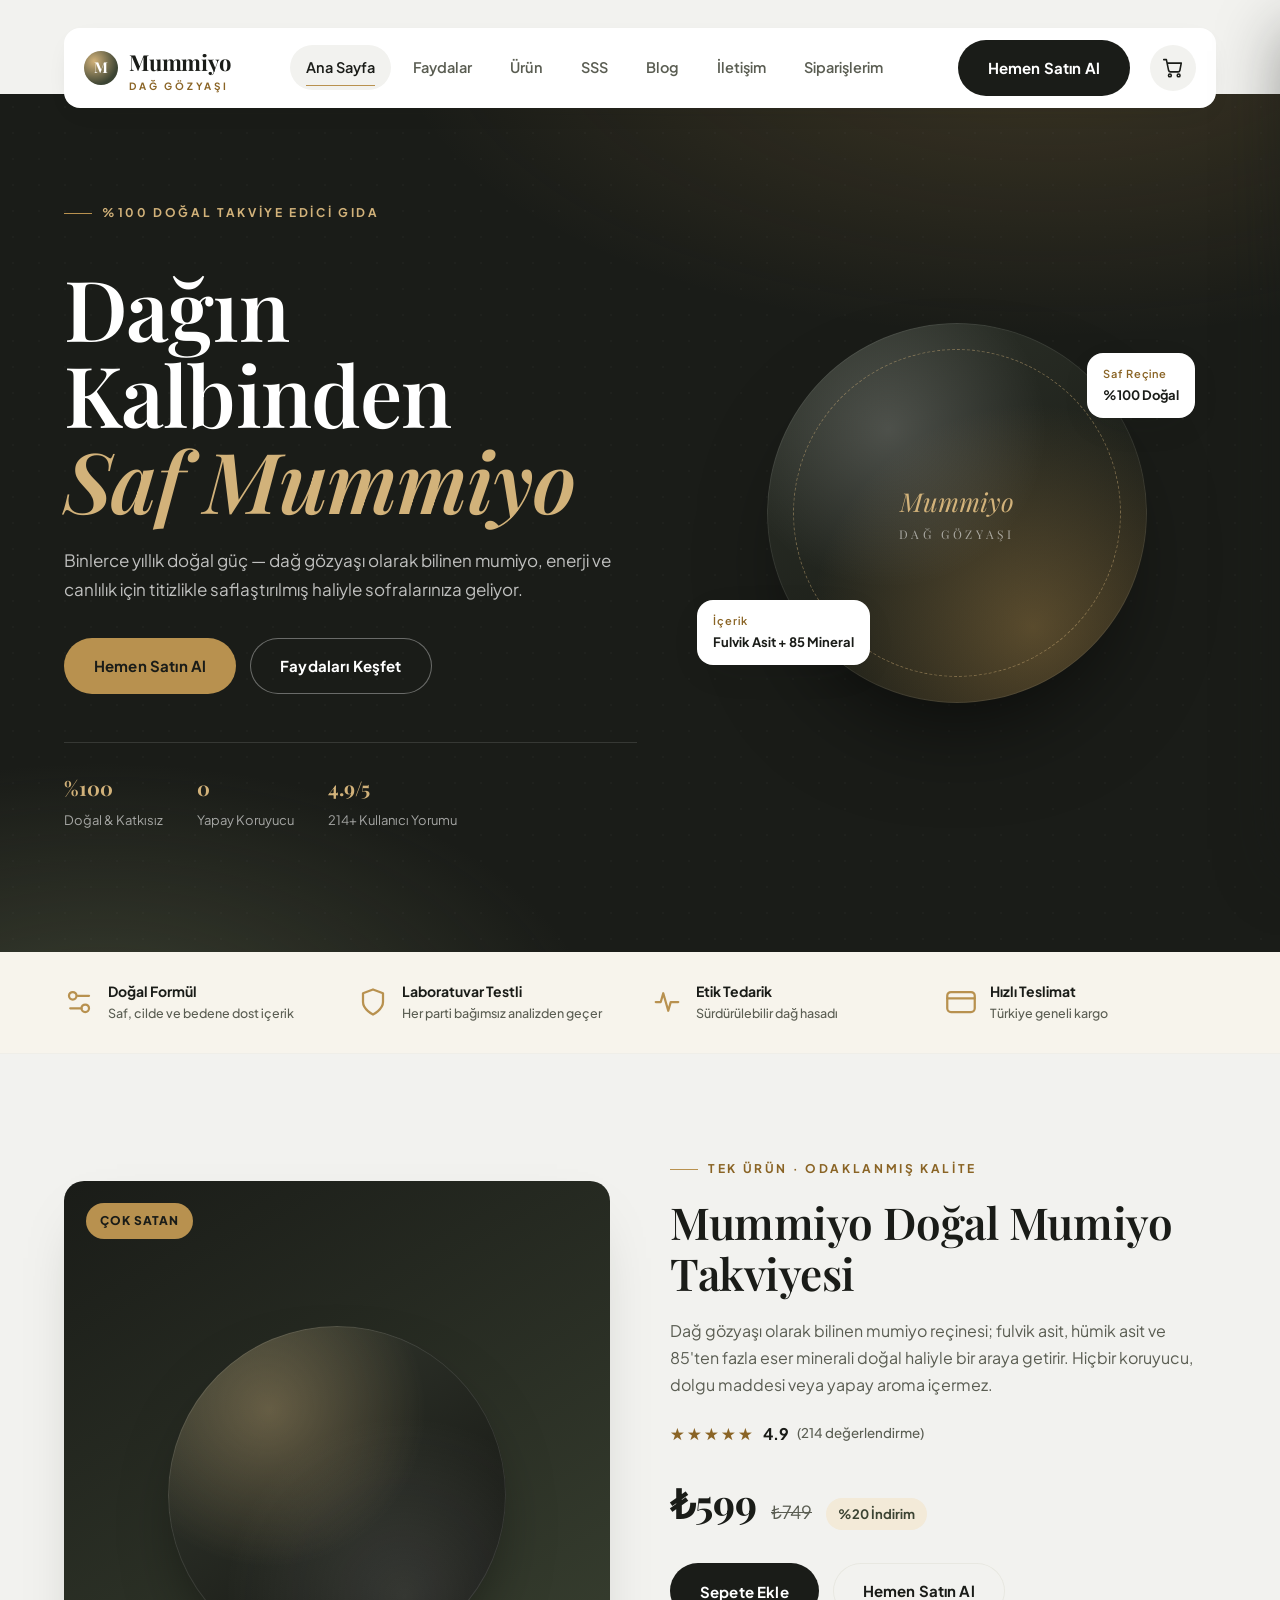
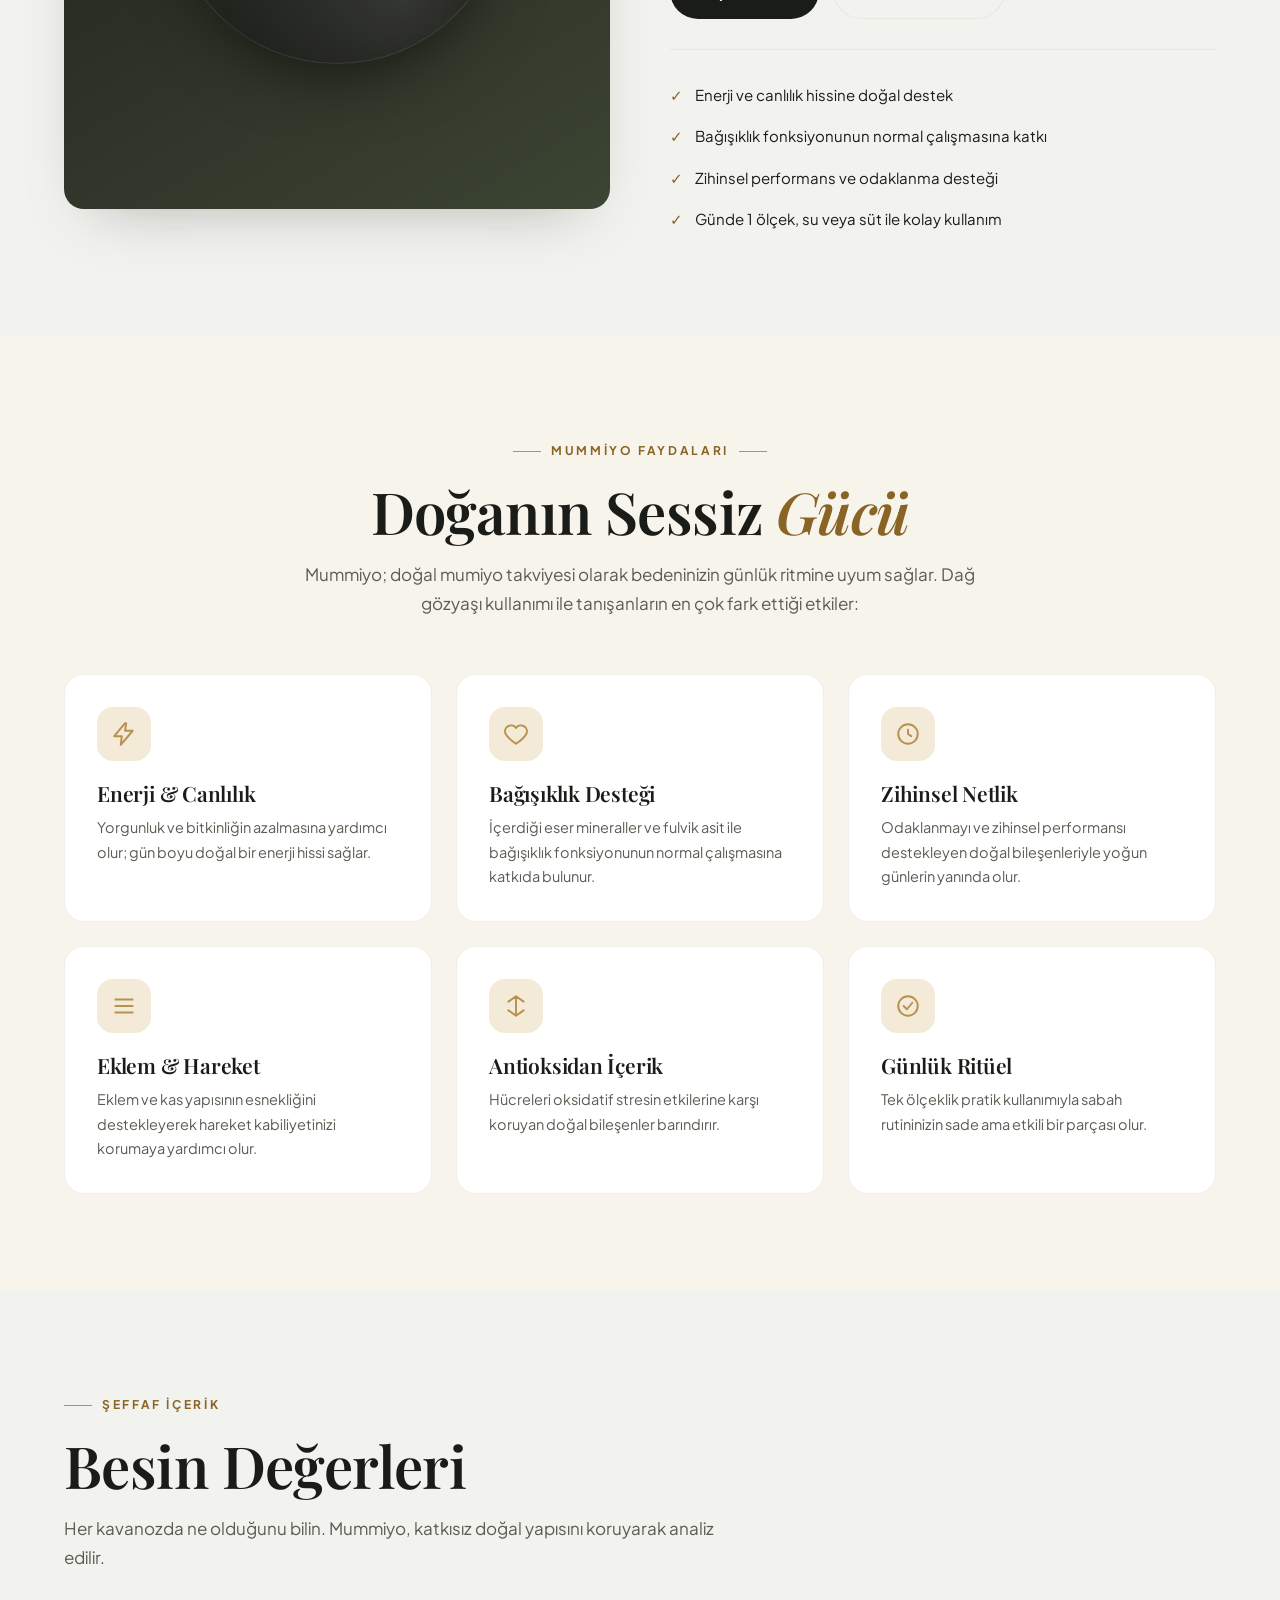
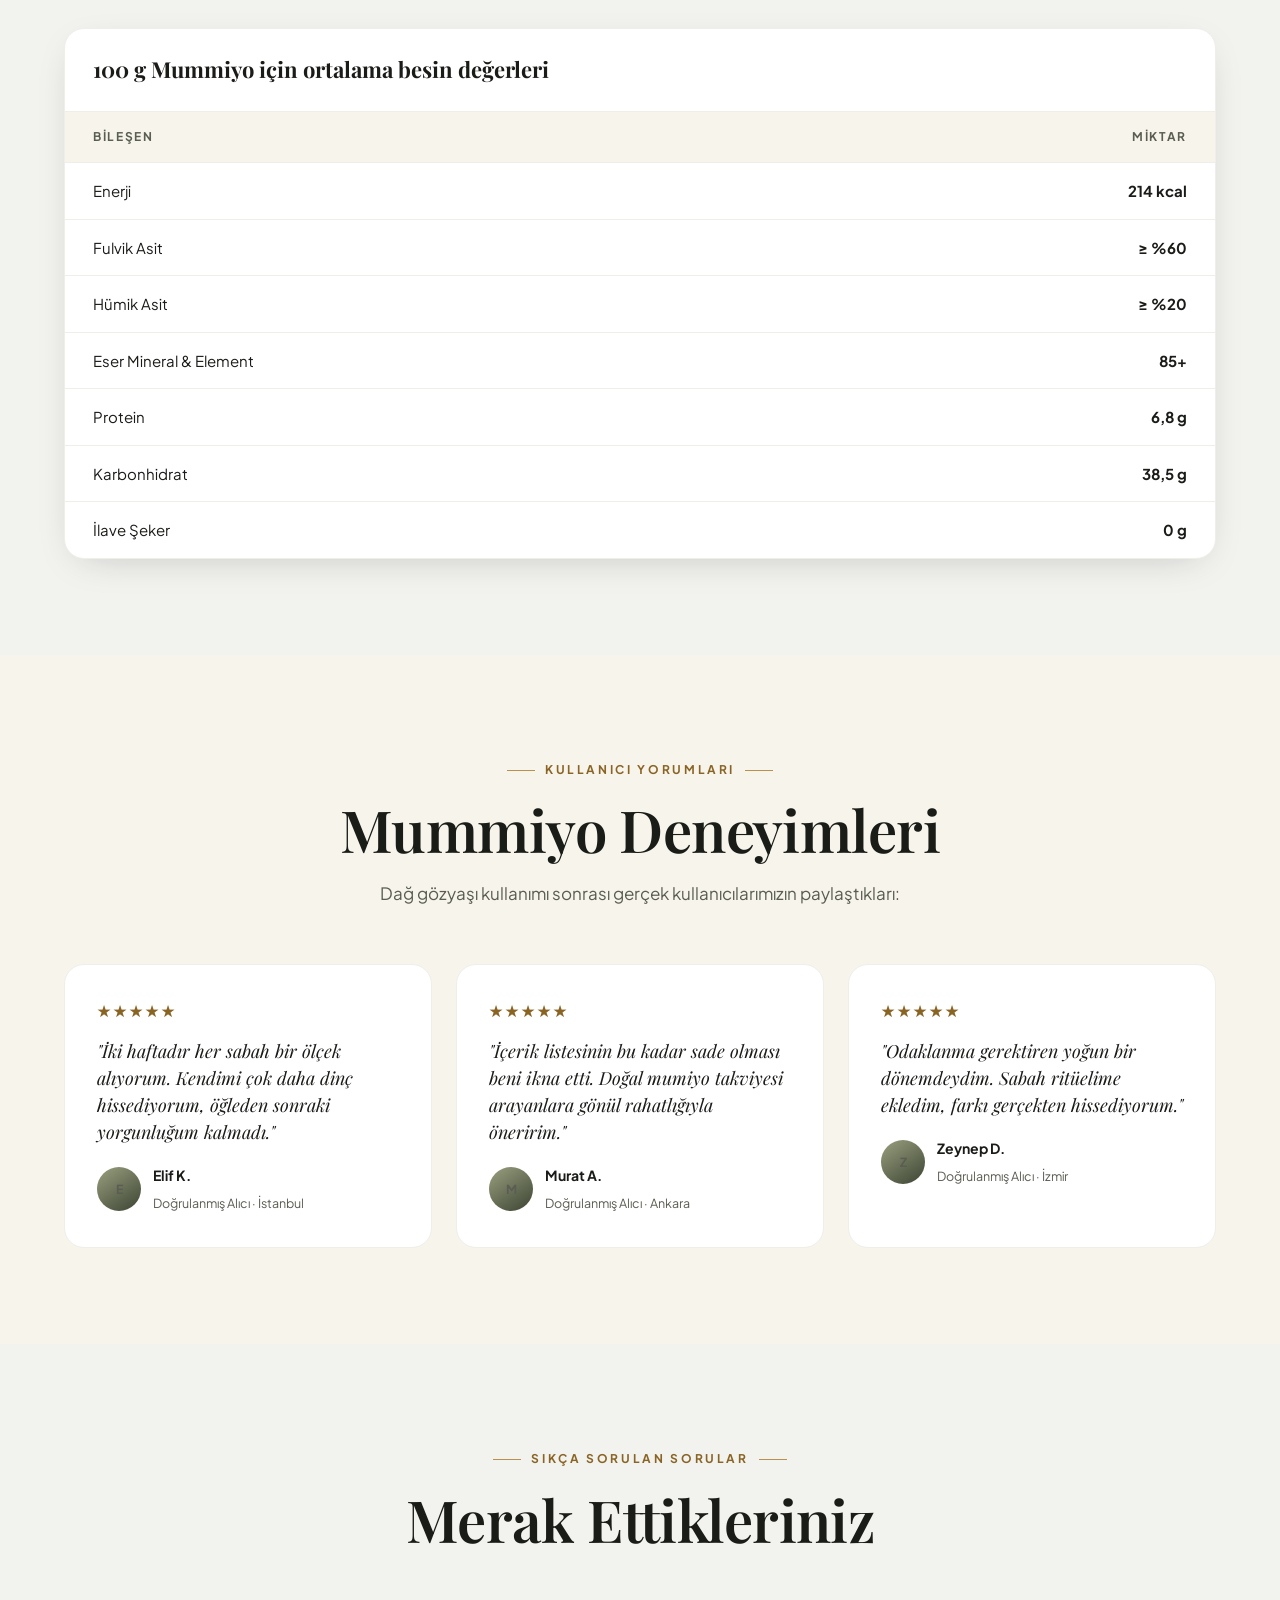
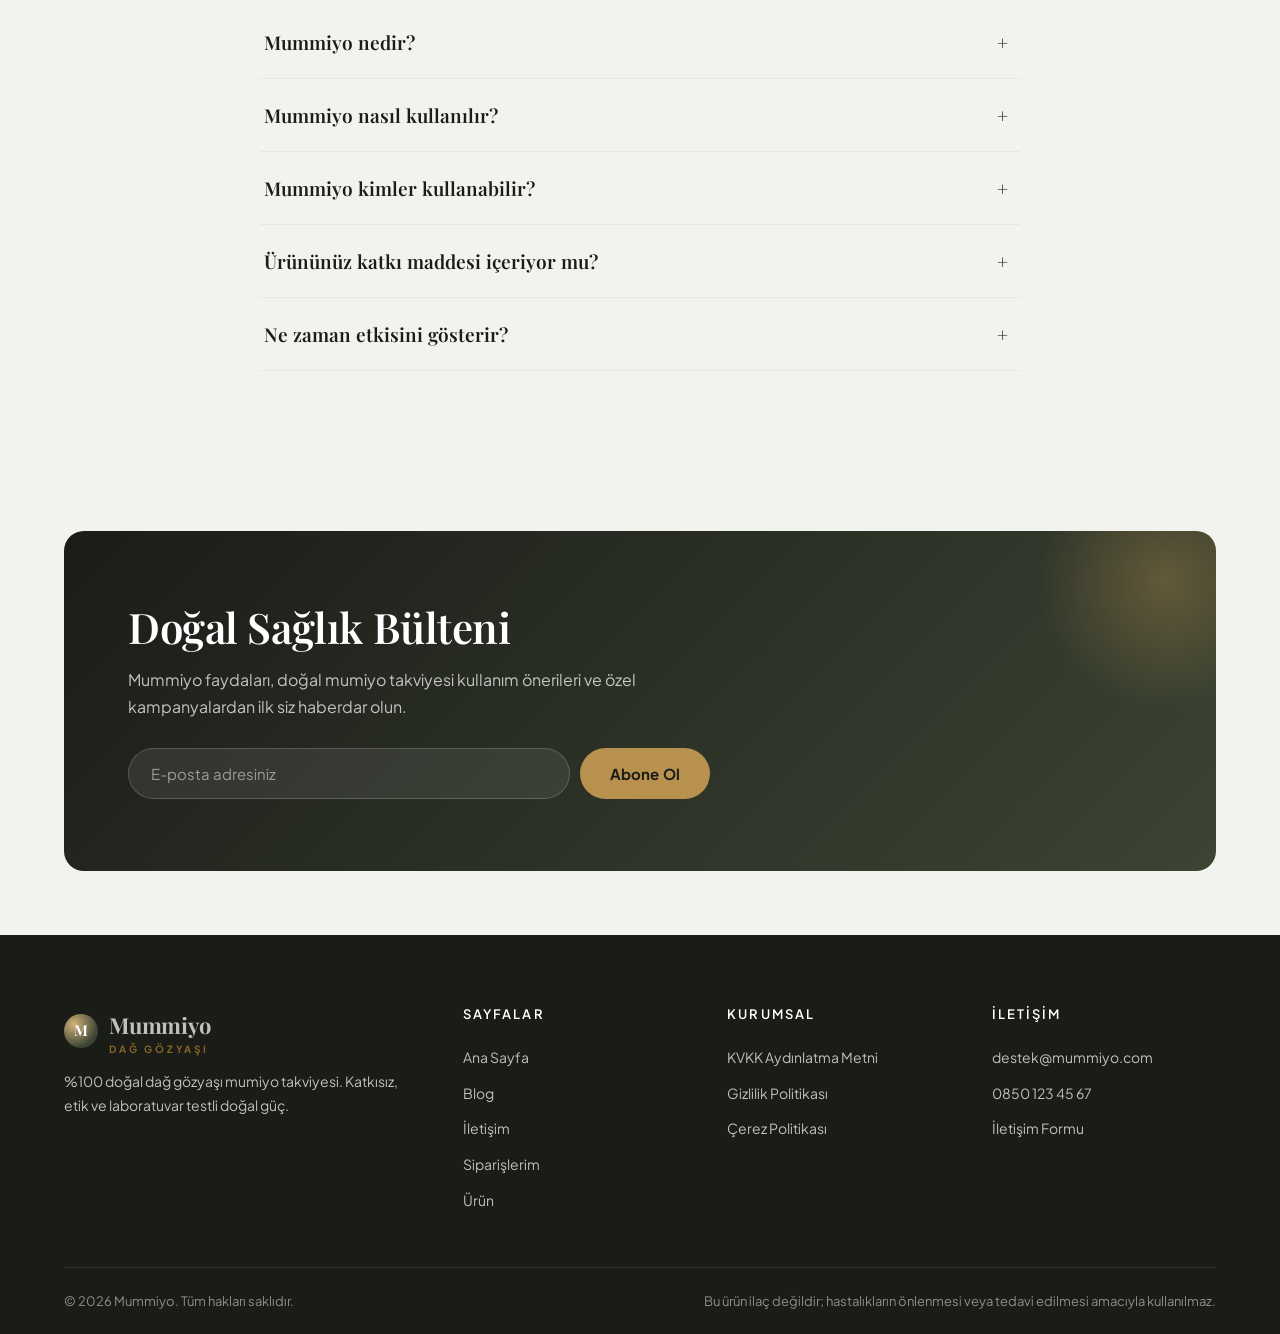
<file: index.html>
<!DOCTYPE html>
<html lang="tr">
<head>
  <meta charset="UTF-8">
  <meta name="viewport" content="width=device-width, initial-scale=1.0">
  <title>Mummiyo — Doğal Mumiyo Takviyesi | Dağ Gözyaşı</title>
  <meta name="description" content="Mummiyo, %100 doğal dağ gözyaşı (mumiyo) takviye edici gıdasıdır. Enerji, bağışıklık ve genel canlılık için saf, katkısız ve etik üretilmiş doğal mumiyo takviyesi. Mummiyo faydalarını keşfedin.">
  <link rel="canonical" href="https://www.mummiyo.com/">

  <!-- Open Graph -->
  <meta property="og:type" content="website">
  <meta property="og:title" content="Mummiyo — Doğal Mumiyo Takviyesi | Dağ Gözyaşı">
  <meta property="og:description" content="%100 doğal dağ gözyaşı mumiyo takviyesi. Saf, katkısız ve etik üretim. Mummiyo faydalarını keşfedin.">
  <meta property="og:url" content="https://www.mummiyo.com/">
  <meta property="og:image" content="https://www.mummiyo.com/assets/img/mummiyo-og.jpg">
  <meta property="og:locale" content="tr_TR">
  <meta property="og:site_name" content="Mummiyo">

  <!-- Twitter -->
  <meta name="twitter:card" content="summary_large_image">
  <meta name="twitter:title" content="Mummiyo — Doğal Mumiyo Takviyesi | Dağ Gözyaşı">
  <meta name="twitter:description" content="%100 doğal dağ gözyaşı mumiyo takviyesi. Saf, katkısız ve etik üretim.">
  <meta name="twitter:image" content="https://www.mummiyo.com/assets/img/mummiyo-og.jpg">

  <!-- Fonts (luxury typography) — preconnect + non-render-blocking load -->
  <link rel="preconnect" href="https://fonts.googleapis.com">
  <link rel="preconnect" href="https://fonts.gstatic.com" crossorigin>
  <link rel="stylesheet" href="https://fonts.googleapis.com/css2?family=Playfair+Display:ital,wght@0,500;0,600;0,700;1,500;1,600&family=Plus+Jakarta+Sans:wght@400;500;600;700;800&display=swap" media="print" onload="this.media='all'">
  <noscript><link rel="stylesheet" href="https://fonts.googleapis.com/css2?family=Playfair+Display:ital,wght@0,500;0,600;0,700;1,500;1,600&family=Plus+Jakarta+Sans:wght@400;500;600;700;800&display=swap"></noscript>

  <link rel="stylesheet" href="assets/css/style.css">

  <!-- Schema.org — Product -->
  <script type="application/ld+json">
  {
    "@context": "https://schema.org",
    "@type": "Product",
    "name": "Mummiyo Doğal Mumiyo Takviyesi",
    "alternateName": "Dağ Gözyaşı Mummiyo",
    "image": "https://www.mummiyo.com/assets/img/mummiyo-og.jpg",
    "description": "%100 doğal, katkısız dağ gözyaşı mumiyo takviye edici gıda. Enerji, bağışıklık ve genel canlılık desteği.",
    "brand": { "@type": "Brand", "name": "Mummiyo" },
    "sku": "MMY-100",
    "gtin13": "8690000000000",
    "offers": {
      "@type": "Offer",
      "url": "https://www.mummiyo.com/",
      "priceCurrency": "TRY",
      "price": "599.00",
      "availability": "https://schema.org/InStock",
      "itemCondition": "https://schema.org/NewCondition"
    },
    "aggregateRating": {
      "@type": "AggregateRating",
      "ratingValue": "4.9",
      "reviewCount": "214",
      "bestRating": "5",
      "worstRating": "1"
    }
  }
  </script>
</head>
<body>

  <header class="site-header">
    <div class="container">
      <nav class="nav" aria-label="Ana menü">
        <a class="brand" href="index.html">
          <span class="brand-mark" aria-hidden="true">M</span>
          <span>Mummiyo<small>Dağ Gözyaşı</small></span>
        </a>

        <div class="nav-links">
          <a href="index.html" aria-current="page">Ana Sayfa</a>
          <a href="#faydalar">Faydalar</a>
          <a href="#urun">Ürün</a>
          <a href="#sss">SSS</a>
          <a href="blog.html">Blog</a>
          <a href="iletisim.html">İletişim</a>
          <a href="siparislerim.html">Siparişlerim</a>
        </div>

        <a class="btn btn--dark nav-cta" href="checkout.html" data-buy-now>Hemen Satın Al</a>

        <button class="nav-toggle" aria-label="Menüyü aç/kapat" aria-expanded="false">
          <span></span><span></span><span></span>
        </button>
      </nav>
    </div>
  </header>

  <main>
    <!-- Hero -->
    <section class="hero">
      <div class="container hero-grid">
        <div class="hero-copy reveal">
          <span class="eyebrow">%100 Doğal Takviye Edici Gıda</span>
          <h1 class="hero-title">Dağın Kalbinden<br><span class="accent">Saf Mummiyo</span></h1>
          <p class="hero-text">Binlerce yıllık doğal güç — dağ gözyaşı olarak bilinen mumiyo, enerji ve canlılık için titizlikle saflaştırılmış haliyle sofralarınıza geliyor.</p>
          <div class="hero-actions">
            <a class="btn btn--gold" href="checkout.html" data-buy-now>Hemen Satın Al</a>
            <a class="btn btn--ghost" href="#faydalar">Faydaları Keşfet</a>
          </div>
          <div class="hero-meta">
            <div><strong>%100</strong><span>Doğal & Katkısız</span></div>
            <div><strong>0</strong><span>Yapay Koruyucu</span></div>
            <div><strong>4.9/5</strong><span>214+ Kullanıcı Yorumu</span></div>
          </div>
        </div>
        <div class="hero-visual reveal">
          <div class="hero-product">
            <div class="hero-jar">
              <div class="jar-name">Mummiyo</div>
              <div class="jar-sub">Dağ Gözyaşı</div>
            </div>
          </div>
          <div class="hero-badge hero-badge--top"><span>Saf Reçine</span>%100 Doğal</div>
          <div class="hero-badge hero-badge--bottom"><span>İçerik</span>Fulvik Asit + 85 Mineral</div>
        </div>
      </div>
    </section>

    <!-- Trust strip -->
    <section class="trust-strip" aria-label="Güven unsurları">
      <div class="container">
        <ul class="trust-list">
          <li class="trust-item">
            <svg viewBox="0 0 24 24" fill="none" stroke="currentColor" stroke-width="1.8" stroke-linecap="round" stroke-linejoin="round"><path d="M20 7h-9M14 17H5"/><circle cx="17" cy="17" r="3"/><circle cx="7" cy="7" r="3"/></svg>
            <div><strong>Doğal Formül</strong><span>Saf, cilde ve bedene dost içerik</span></div>
          </li>
          <li class="trust-item">
            <svg viewBox="0 0 24 24" fill="none" stroke="currentColor" stroke-width="1.8" stroke-linecap="round" stroke-linejoin="round"><path d="M12 22s8-4 8-10V5l-8-3-8 3v7c0 6 8 10 8 10z"/></svg>
            <div><strong>Laboratuvar Testli</strong><span>Her parti bağımsız analizden geçer</span></div>
          </li>
          <li class="trust-item">
            <svg viewBox="0 0 24 24" fill="none" stroke="currentColor" stroke-width="1.8" stroke-linecap="round" stroke-linejoin="round"><path d="M3 12h4l2-7 4 14 2-7h6"/></svg>
            <div><strong>Etik Tedarik</strong><span>Sürdürülebilir dağ hasadı</span></div>
          </li>
          <li class="trust-item">
            <svg viewBox="0 0 24 24" fill="none" stroke="currentColor" stroke-width="1.8" stroke-linecap="round" stroke-linejoin="round"><rect x="1" y="4" width="22" height="16" rx="3"/><path d="M1 9h22"/></svg>
            <div><strong>Hızlı Teslimat</strong><span>Türkiye geneli kargo</span></div>
          </li>
        </ul>
      </div>
    </section>

    <!-- Product -->
    <section class="section" id="urun">
      <div class="container">
        <div class="product">
          <div class="product-media reveal">
            <span class="product-badge">Çok Satan</span>
            <div class="product-orb" role="img" aria-label="Mummiyo doğal mumiyo reçinesi"></div>
          </div>
          <div class="product-info reveal">
            <span class="eyebrow">Tek Ürün · Odaklanmış Kalite</span>
            <h2>Mummiyo Doğal Mumiyo Takviyesi</h2>
            <p class="product-desc">Dağ gözyaşı olarak bilinen mumiyo reçinesi; fulvik asit, hümik asit ve 85'ten fazla eser minerali doğal haliyle bir araya getirir. Hiçbir koruyucu, dolgu maddesi veya yapay aroma içermez.</p>
            <div class="product-rating">
              <span class="stars">★★★★★</span>
              <span>4.9</span>
              <small>(214 değerlendirme)</small>
            </div>
            <div class="product-price">
              <span class="now">₺599</span>
              <span class="was">₺749</span>
              <span class="off">%20 İndirim</span>
            </div>
            <div class="product-actions">
              <button class="btn btn--dark" type="button" data-add-to-cart>Sepete Ekle</button>
              <a class="btn btn--outline" href="checkout.html" data-buy-now>Hemen Satın Al</a>
            </div>
            <ul class="product-points">
              <li>Enerji ve canlılık hissine doğal destek</li>
              <li>Bağışıklık fonksiyonunun normal çalışmasına katkı</li>
              <li>Zihinsel performans ve odaklanma desteği</li>
              <li>Günde 1 ölçek, su veya süt ile kolay kullanım</li>
            </ul>
          </div>
        </div>
      </div>
    </section>

    <!-- Benefits -->
    <section class="section section--warm" id="faydalar">
      <div class="container">
        <div class="section-head section-head--center reveal">
          <span class="eyebrow">Mummiyo Faydaları</span>
          <h2 class="title">Doğanın Sessiz <em>Gücü</em></h2>
          <p class="lead">Mummiyo; doğal mumiyo takviyesi olarak bedeninizin günlük ritmine uyum sağlar. Dağ gözyaşı kullanımı ile tanışanların en çok fark ettiği etkiler:</p>
        </div>
        <div class="grid grid-3">
          <article class="card reveal">
            <div class="card-icon"><svg viewBox="0 0 24 24" fill="none" stroke="currentColor" stroke-width="1.8" stroke-linecap="round" stroke-linejoin="round"><path d="M13 2 3 14h7l-1 8 11-13h-7l1-7z"/></svg></div>
            <h3>Enerji & Canlılık</h3>
            <p>Yorgunluk ve bitkinliğin azalmasına yardımcı olur; gün boyu doğal bir enerji hissi sağlar.</p>
          </article>
          <article class="card reveal">
            <div class="card-icon"><svg viewBox="0 0 24 24" fill="none" stroke="currentColor" stroke-width="1.8" stroke-linecap="round" stroke-linejoin="round"><path d="M12 21s-7-4.6-9.5-9A5.5 5.5 0 0 1 12 6.5 5.5 5.5 0 0 1 21.5 12C19 16.4 12 21 12 21z"/></svg></div>
            <h3>Bağışıklık Desteği</h3>
            <p>İçerdiği eser mineraller ve fulvik asit ile bağışıklık fonksiyonunun normal çalışmasına katkıda bulunur.</p>
          </article>
          <article class="card reveal">
            <div class="card-icon"><svg viewBox="0 0 24 24" fill="none" stroke="currentColor" stroke-width="1.8" stroke-linecap="round" stroke-linejoin="round"><circle cx="12" cy="12" r="9"/><path d="M12 8v4l3 2"/></svg></div>
            <h3>Zihinsel Netlik</h3>
            <p>Odaklanmayı ve zihinsel performansı destekleyen doğal bileşenleriyle yoğun günlerin yanında olur.</p>
          </article>
          <article class="card reveal">
            <div class="card-icon"><svg viewBox="0 0 24 24" fill="none" stroke="currentColor" stroke-width="1.8" stroke-linecap="round" stroke-linejoin="round"><path d="M4 6h16M4 12h16M4 18h16"/></svg></div>
            <h3>Eklem & Hareket</h3>
            <p>Eklem ve kas yapısının esnekliğini destekleyerek hareket kabiliyetinizi korumaya yardımcı olur.</p>
          </article>
          <article class="card reveal">
            <div class="card-icon"><svg viewBox="0 0 24 24" fill="none" stroke="currentColor" stroke-width="1.8" stroke-linecap="round" stroke-linejoin="round"><path d="M12 3v18M5 8l7-5 7 5M5 16l7 5 7-5"/></svg></div>
            <h3>Antioksidan İçerik</h3>
            <p>Hücreleri oksidatif stresin etkilerine karşı koruyan doğal bileşenler barındırır.</p>
          </article>
          <article class="card reveal">
            <div class="card-icon"><svg viewBox="0 0 24 24" fill="none" stroke="currentColor" stroke-width="1.8" stroke-linecap="round" stroke-linejoin="round"><circle cx="12" cy="12" r="9"/><path d="M8 12l3 3 5-6"/></svg></div>
            <h3>Günlük Ritüel</h3>
            <p>Tek ölçeklik pratik kullanımıyla sabah rutininizin sade ama etkili bir parçası olur.</p>
          </article>
        </div>
      </div>
    </section>

    <!-- Nutrition -->
    <section class="section" id="besin-degerleri">
      <div class="container">
        <div class="section-head reveal">
          <span class="eyebrow">Şeffaf İçerik</span>
          <h2 class="title">Besin Değerleri</h2>
          <p class="lead">Her kavanozda ne olduğunu bilin. Mummiyo, katkısız doğal yapısını koruyarak analiz edilir.</p>
        </div>
        <div class="table-wrap reveal">
          <table class="nutrition-table">
            <caption>100 g Mummiyo için ortalama besin değerleri</caption>
            <thead>
              <tr><th scope="col">Bileşen</th><th scope="col">Miktar</th></tr>
            </thead>
            <tbody>
              <tr><td>Enerji</td><td>214 kcal</td></tr>
              <tr><td>Fulvik Asit</td><td>≥ %60</td></tr>
              <tr><td>Hümik Asit</td><td>≥ %20</td></tr>
              <tr><td>Eser Mineral & Element</td><td>85+</td></tr>
              <tr><td>Protein</td><td>6,8 g</td></tr>
              <tr><td>Karbonhidrat</td><td>38,5 g</td></tr>
              <tr><td>İlave Şeker</td><td>0 g</td></tr>
            </tbody>
          </table>
        </div>
      </div>
    </section>

    <!-- Reviews -->
    <section class="section section--warm" id="yorumlar">
      <div class="container">
        <div class="section-head section-head--center reveal">
          <span class="eyebrow">Kullanıcı Yorumları</span>
          <h2 class="title">Mummiyo Deneyimleri</h2>
          <p class="lead">Dağ gözyaşı kullanımı sonrası gerçek kullanıcılarımızın paylaştıkları:</p>
        </div>
        <div class="grid grid-3">
          <article class="card review reveal">
            <div class="stars">★★★★★</div>
            <blockquote>"İki haftadır her sabah bir ölçek alıyorum. Kendimi çok daha dinç hissediyorum, öğleden sonraki yorgunluğum kalmadı."</blockquote>
            <footer><span class="review-avatar">E</span><div><strong>Elif K.</strong><span>Doğrulanmış Alıcı · İstanbul</span></div></footer>
          </article>
          <article class="card review reveal">
            <div class="stars">★★★★★</div>
            <blockquote>"İçerik listesinin bu kadar sade olması beni ikna etti. Doğal mumiyo takviyesi arayanlara gönül rahatlığıyla öneririm."</blockquote>
            <footer><span class="review-avatar">M</span><div><strong>Murat A.</strong><span>Doğrulanmış Alıcı · Ankara</span></div></footer>
          </article>
          <article class="card review reveal">
            <div class="stars">★★★★★</div>
            <blockquote>"Odaklanma gerektiren yoğun bir dönemdeydim. Sabah ritüelime ekledim, farkı gerçekten hissediyorum."</blockquote>
            <footer><span class="review-avatar">Z</span><div><strong>Zeynep D.</strong><span>Doğrulanmış Alıcı · İzmir</span></div></footer>
          </article>
        </div>
      </div>
    </section>

    <!-- FAQ -->
    <section class="section" id="sss">
      <div class="container">
        <div class="section-head section-head--center reveal">
          <span class="eyebrow">Sıkça Sorulan Sorular</span>
          <h2 class="title">Merak Ettikleriniz</h2>
        </div>
        <div class="faq reveal">
          <div class="faq-item">
            <button class="faq-question" type="button">Mummiyo nedir?<span class="icon">+</span></button>
            <div class="faq-answer"><p>Mummiyo (mumiyo), yüksek rakımlı dağ yamaçlarında yüzyıllar boyunca doğal olarak oluşan, fulvik asit ve eser mineraller açısından zengin doğal bir reçinedir. "Dağ gözyaşı" olarak da bilinir.</p></div>
          </div>
          <div class="faq-item">
            <button class="faq-question" type="button">Mummiyo nasıl kullanılır?<span class="icon">+</span></button>
            <div class="faq-answer"><p>Günde 1 ölçek (yaklaşık 0,2–0,5 g) mummiyoyu bir bardak ılık su, süt veya bitki çayına karıştırarak tüketebilirsiniz. Sabah aç karnına kullanılması önerilir.</p></div>
          </div>
          <div class="faq-item">
            <button class="faq-question" type="button">Mummiyo kimler kullanabilir?<span class="icon">+</span></button>
            <div class="faq-answer"><p>18 yaş üzeri sağlıklı yetişkinler kullanabilir. Hamilelik, emzirme dönemi veya kronik bir rahatsızlığınız varsa kullanmadan önce doktorunuza danışın.</p></div>
          </div>
          <div class="faq-item">
            <button class="faq-question" type="button">Ürününüz katkı maddesi içeriyor mu?<span class="icon">+</span></button>
            <div class="faq-answer"><p>Hayır. Mummiyo %100 doğaldır; koruyucu, dolgu maddesi, yapay tatlandırıcı ve renklendirici içermez. Her parti bağımsız laboratuvarda analiz edilir.</p></div>
          </div>
          <div class="faq-item">
            <button class="faq-question" type="button">Ne zaman etkisini gösterir?<span class="icon">+</span></button>
            <div class="faq-answer"><p>Etki kişiden kişiye değişmekle birlikte, düzenli kullanımda çoğu kullanıcı 2–4 hafta içinde enerji ve canlılık farkını bildirmektedir.</p></div>
          </div>
        </div>
      </div>
    </section>

    <!-- Newsletter -->
    <section class="section section--tight">
      <div class="container">
        <div class="newsletter reveal">
          <h2>Doğal Sağlık Bülteni</h2>
          <p>Mummiyo faydaları, doğal mumiyo takviyesi kullanım önerileri ve özel kampanyalardan ilk siz haberdar olun.</p>
          <form class="newsletter-form" data-demo>
            <input type="email" name="email" placeholder="E-posta adresiniz" required aria-label="E-posta adresiniz">
            <button class="btn btn--gold" type="submit">Abone Ol</button>
            <p class="form-note" style="color:rgba(255,255,255,0.6);width:100%;"></p>
          </form>
        </div>
      </div>
    </section>
  </main>

  <footer class="site-footer">
    <div class="container">
      <div class="footer-grid">
        <div class="footer-brand">
          <a class="brand" href="index.html">
            <span class="brand-mark" aria-hidden="true">M</span>
            <span>Mummiyo<small>Dağ Gözyaşı</small></span>
          </a>
          <p>%100 doğal dağ gözyaşı mumiyo takviyesi. Katkısız, etik ve laboratuvar testli doğal güç.</p>
        </div>
        <nav class="footer-col" aria-label="Sayfalar">
          <h3>Sayfalar</h3>
          <a href="index.html">Ana Sayfa</a>
          <a href="blog.html">Blog</a>
          <a href="iletisim.html">İletişim</a>
          <a href="siparislerim.html">Siparişlerim</a>
          <a href="#urun">Ürün</a>
        </nav>
        <nav class="footer-col" aria-label="Yasal">
          <h3>Kurumsal</h3>
          <a href="kvkk.html">KVKK Aydınlatma Metni</a>
          <a href="gizlilik.html">Gizlilik Politikası</a>
          <a href="gizlilik.html#cerez">Çerez Politikası</a>
        </nav>
        <div class="footer-col">
          <h3>İletişim</h3>
          <a href="mailto:destek@mummiyo.com">destek@mummiyo.com</a>
          <a href="tel:+908501234567">0850 123 45 67</a>
          <a href="iletisim.html">İletişim Formu</a>
        </div>
      </div>
      <div class="footer-bottom">
        <span>© <span data-year>2026</span> Mummiyo. Tüm hakları saklıdır.</span>
        <span>Bu ürün ilaç değildir; hastalıkların önlenmesi veya tedavi edilmesi amacıyla kullanılmaz.</span>
      </div>
    </div>
  </footer>

  <script src="assets/js/main.js" defer></script>
</body>
</html>
</file>
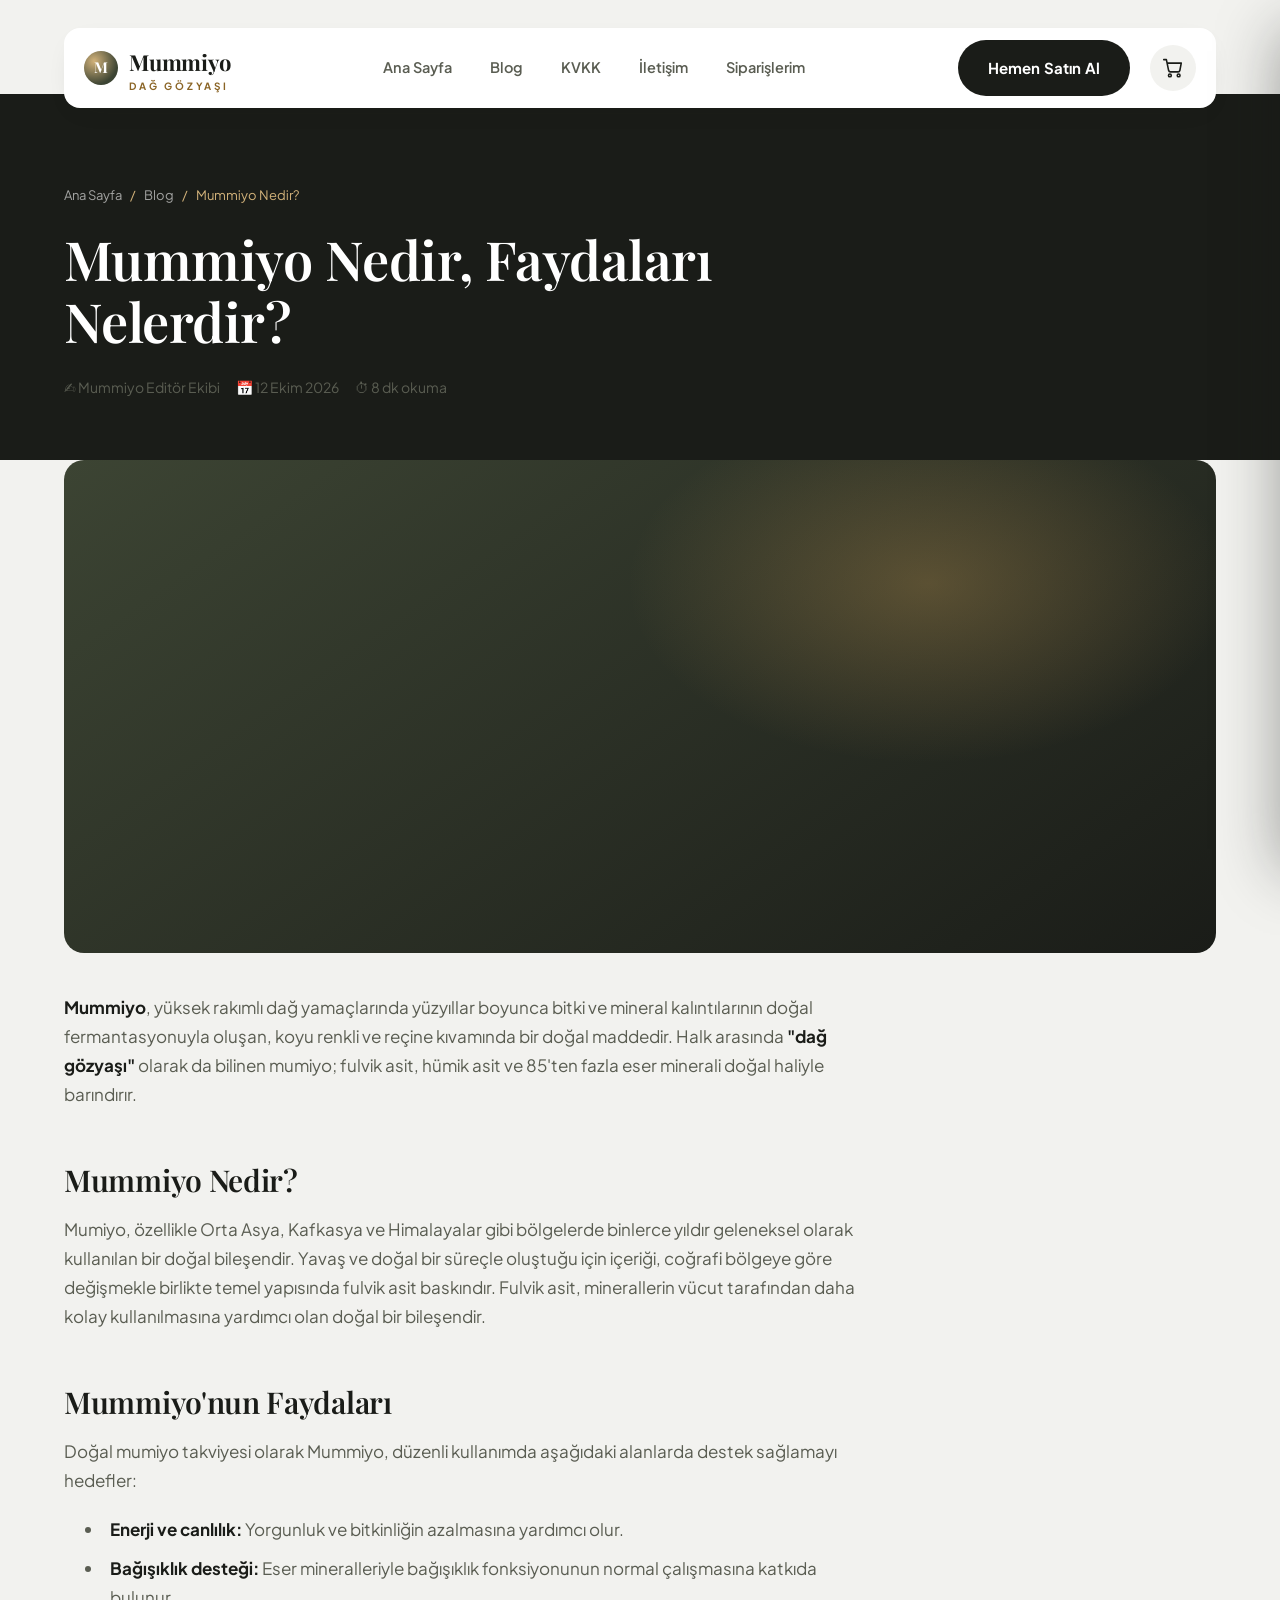
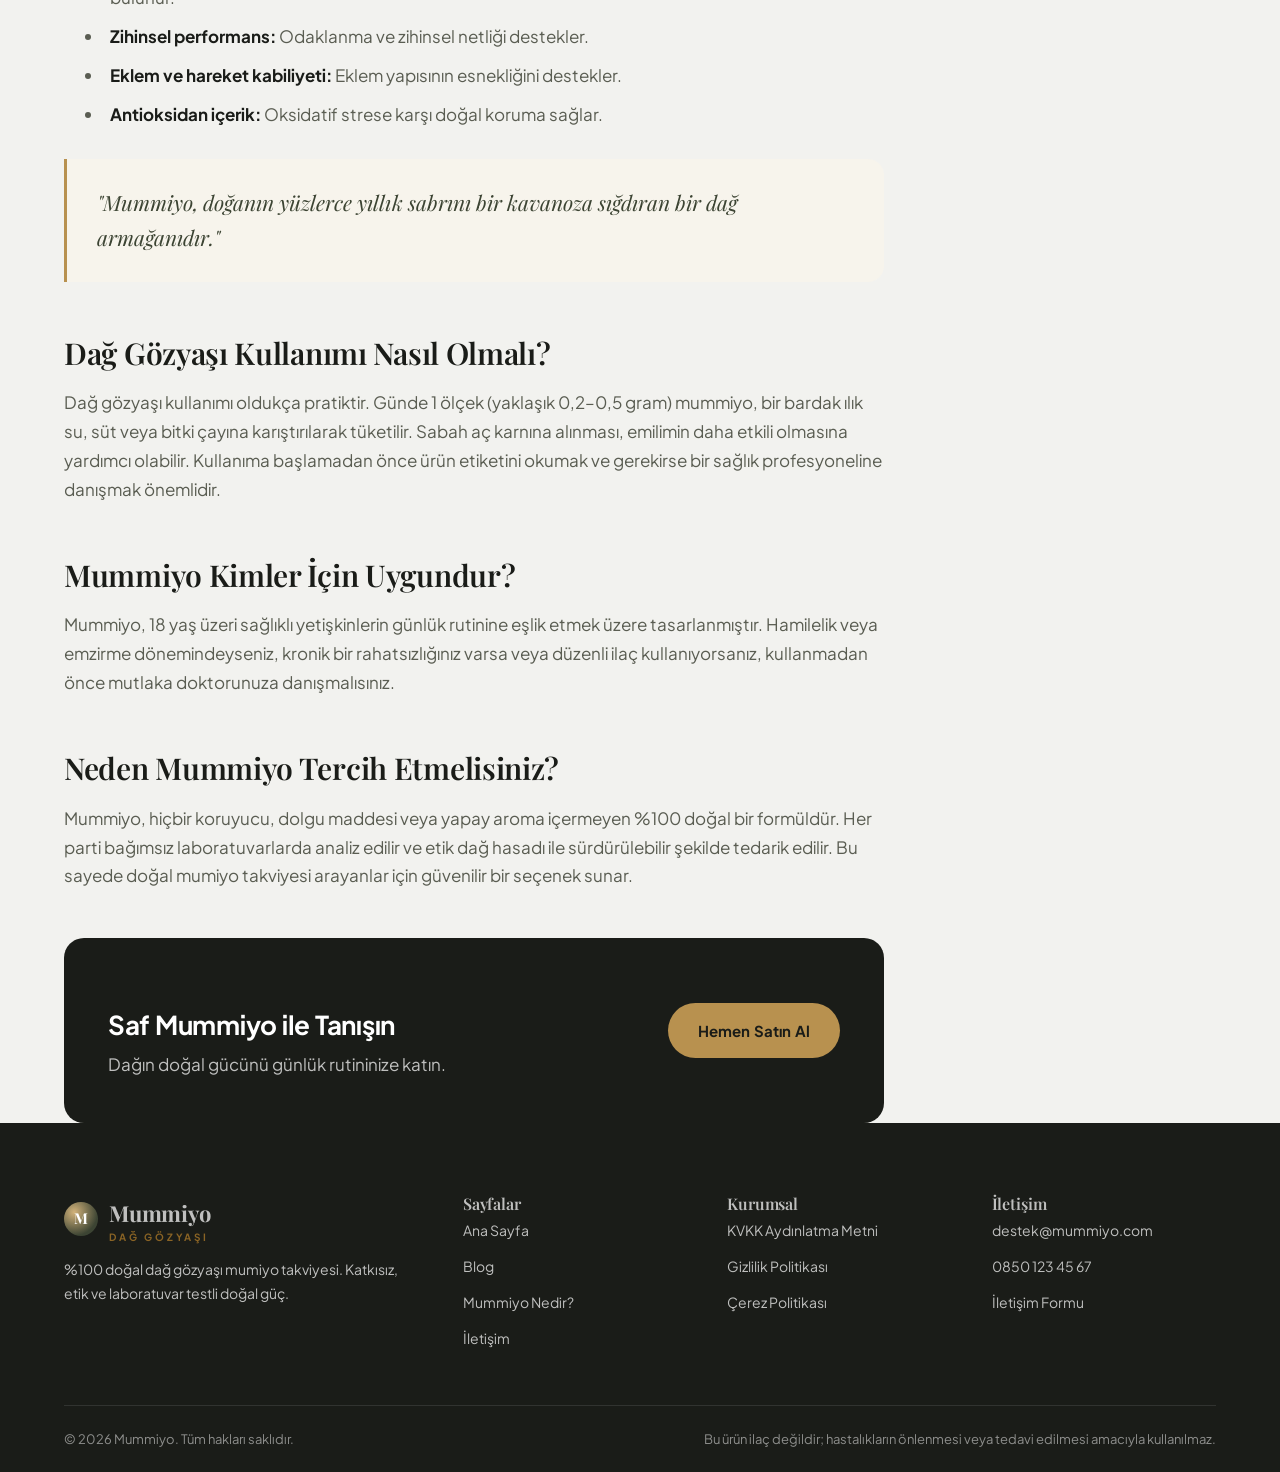
<file: blog-detay.html>
<!DOCTYPE html>
<html lang="tr">
<head>
  <meta charset="UTF-8">
  <meta name="viewport" content="width=device-width, initial-scale=1.0">
  <title>Mummiyo Nedir, Faydaları Nelerdir? | Dağ Gözyaşı Rehberi</title>
  <meta name="description" content="Mummiyo nedir? Dağ gözyaşı olarak bilinen doğal mumiyo takviyesinin faydaları, içeriği, kullanım şekli ve bilimsel olarak bilinen etkileri hakkında kapsamlı rehber.">
  <link rel="canonical" href="https://www.mummiyo.com/blog-detay.html">

  <!-- Open Graph -->
  <meta property="og:type" content="article">
  <meta property="og:title" content="Mummiyo Nedir, Faydaları Nelerdir? | Dağ Gözyaşı Rehberi">
  <meta property="og:description" content="Dağ gözyaşı olarak bilinen doğal mumiyo takviyesinin faydaları, içeriği ve kullanımı hakkında kapsamlı rehber.">
  <meta property="og:url" content="https://www.mummiyo.com/blog-detay.html">
  <meta property="og:image" content="https://www.mummiyo.com/assets/img/mummiyo-og.jpg">
  <meta property="og:locale" content="tr_TR">
  <meta property="og:site_name" content="Mummiyo">
  <meta property="article:published_time" content="2026-10-12T09:00:00+03:00">
  <meta property="article:modified_time" content="2026-10-12T09:00:00+03:00">
  <meta property="article:section" content="Doğal Sağlık">

  <!-- Twitter -->
  <meta name="twitter:card" content="summary_large_image">
  <meta name="twitter:title" content="Mummiyo Nedir, Faydaları Nelerdir? | Dağ Gözyaşı Rehberi">
  <meta name="twitter:description" content="Dağ gözyaşı olarak bilinen doğal mumiyo takviyesinin faydaları, içeriği ve kullanımı hakkında kapsamlı rehber.">
  <meta name="twitter:image" content="https://www.mummiyo.com/assets/img/mummiyo-og.jpg">

  <!-- Fonts -->
  <link rel="preconnect" href="https://fonts.googleapis.com">
  <link rel="preconnect" href="https://fonts.gstatic.com" crossorigin>
  <link href="https://fonts.googleapis.com/css2?family=Playfair+Display:ital,wght@0,500;0,600;0,700;1,500;1,600&family=Plus+Jakarta+Sans:wght@400;500;600;700;800&display=swap" rel="stylesheet">

  <link rel="stylesheet" href="assets/css/style.css">

  <!-- Schema.org — Article -->
  <script type="application/ld+json">
  {
    "@context": "https://schema.org",
    "@type": "Article",
    "headline": "Mummiyo Nedir, Faydaları Nelerdir?",
    "description": "Dağ gözyaşı olarak bilinen doğal mumiyo takviyesinin faydaları, içeriği ve kullanımı hakkında kapsamlı rehber.",
    "image": "https://www.mummiyo.com/assets/img/mummiyo-og.jpg",
    "author": { "@type": "Organization", "name": "Mummiyo" },
    "publisher": { "@type": "Organization", "name": "Mummiyo" },
    "datePublished": "2026-10-12T09:00:00+03:00",
    "dateModified": "2026-10-12T09:00:00+03:00",
    "mainEntityOfPage": { "@type": "WebPage", "@id": "https://www.mummiyo.com/blog-detay.html" }
  }
  </script>
</head>
<body>

  <header class="site-header">
    <div class="container">
      <nav class="nav" aria-label="Ana menü">
        <a class="brand" href="index.html">
          <span class="brand-mark" aria-hidden="true">M</span>
          <span>Mummiyo<small>Dağ Gözyaşı</small></span>
        </a>

        <div class="nav-links">
          <a href="index.html">Ana Sayfa</a>
          <a href="blog.html">Blog</a>
          <a href="kvkk.html">KVKK</a>
          <a href="iletisim.html">İletişim</a>
          <a href="siparislerim.html">Siparişlerim</a>
        </div>

        <a class="btn btn--dark nav-cta" href="index.html#urun">Hemen Satın Al</a>

        <button class="nav-toggle" aria-label="Menüyü aç/kapat" aria-expanded="false">
          <span></span><span></span><span></span>
        </button>
      </nav>
    </div>
  </header>

  <main>
    <article>
      <section class="article-hero section--dark">
        <div class="container">
          <nav class="breadcrumbs" aria-label="İçerik yolu">
            <a href="index.html">Ana Sayfa</a><span>/</span><a href="blog.html">Blog</a><span>/</span><span>Mummiyo Nedir?</span>
          </nav>
          <h1 class="article-title">Mummiyo Nedir, Faydaları Nelerdir?</h1>
          <div class="article-meta">
            <span>✍ Mummiyo Editör Ekibi</span>
            <span>📅 12 Ekim 2026</span>
            <span>⏱ 8 dk okuma</span>
          </div>
        </div>
      </section>

      <div class="container">
        <div class="article-cover reveal" role="img" aria-label="Dağ gözyaşı mummiyo doğal reçine görseli"></div>

        <div class="prose article-body reveal">
          <p><strong>Mummiyo</strong>, yüksek rakımlı dağ yamaçlarında yüzyıllar boyunca bitki ve mineral kalıntılarının doğal fermantasyonuyla oluşan, koyu renkli ve reçine kıvamında bir doğal maddedir. Halk arasında <strong>"dağ gözyaşı"</strong> olarak da bilinen mumiyo; fulvik asit, hümik asit ve 85'ten fazla eser minerali doğal haliyle barındırır.</p>

          <h2>Mummiyo Nedir?</h2>
          <p>Mumiyo, özellikle Orta Asya, Kafkasya ve Himalayalar gibi bölgelerde binlerce yıldır geleneksel olarak kullanılan bir doğal bileşendir. Yavaş ve doğal bir süreçle oluştuğu için içeriği, coğrafi bölgeye göre değişmekle birlikte temel yapısında fulvik asit baskındır. Fulvik asit, minerallerin vücut tarafından daha kolay kullanılmasına yardımcı olan doğal bir bileşendir.</p>

          <h2>Mummiyo'nun Faydaları</h2>
          <p>Doğal mumiyo takviyesi olarak Mummiyo, düzenli kullanımda aşağıdaki alanlarda destek sağlamayı hedefler:</p>
          <ul>
            <li><strong>Enerji ve canlılık:</strong> Yorgunluk ve bitkinliğin azalmasına yardımcı olur.</li>
            <li><strong>Bağışıklık desteği:</strong> Eser mineralleriyle bağışıklık fonksiyonunun normal çalışmasına katkıda bulunur.</li>
            <li><strong>Zihinsel performans:</strong> Odaklanma ve zihinsel netliği destekler.</li>
            <li><strong>Eklem ve hareket kabiliyeti:</strong> Eklem yapısının esnekliğini destekler.</li>
            <li><strong>Antioksidan içerik:</strong> Oksidatif strese karşı doğal koruma sağlar.</li>
          </ul>

          <blockquote>"Mummiyo, doğanın yüzlerce yıllık sabrını bir kavanoza sığdıran bir dağ armağanıdır."</blockquote>

          <h2>Dağ Gözyaşı Kullanımı Nasıl Olmalı?</h2>
          <p>Dağ gözyaşı kullanımı oldukça pratiktir. Günde 1 ölçek (yaklaşık 0,2–0,5 gram) mummiyo, bir bardak ılık su, süt veya bitki çayına karıştırılarak tüketilir. Sabah aç karnına alınması, emilimin daha etkili olmasına yardımcı olabilir. Kullanıma başlamadan önce ürün etiketini okumak ve gerekirse bir sağlık profesyoneline danışmak önemlidir.</p>

          <h2>Mummiyo Kimler İçin Uygundur?</h2>
          <p>Mummiyo, 18 yaş üzeri sağlıklı yetişkinlerin günlük rutinine eşlik etmek üzere tasarlanmıştır. Hamilelik veya emzirme dönemindeyseniz, kronik bir rahatsızlığınız varsa veya düzenli ilaç kullanıyorsanız, kullanmadan önce mutlaka doktorunuza danışmalısınız.</p>

          <h2>Neden Mummiyo Tercih Etmelisiniz?</h2>
          <p>Mummiyo, hiçbir koruyucu, dolgu maddesi veya yapay aroma içermeyen %100 doğal bir formüldür. Her parti bağımsız laboratuvarlarda analiz edilir ve etik dağ hasadı ile sürdürülebilir şekilde tedarik edilir. Bu sayede doğal mumiyo takviyesi arayanlar için güvenilir bir seçenek sunar.</p>

          <div class="article-cta">
            <div>
              <h3>Saf Mummiyo ile Tanışın</h3>
              <p>Dağın doğal gücünü günlük rutininize katın.</p>
            </div>
            <a class="btn btn--gold" href="index.html#urun">Hemen Satın Al</a>
          </div>
        </div>
      </div>
    </article>
  </main>

  <footer class="site-footer">
    <div class="container">
      <div class="footer-grid">
        <div class="footer-brand">
          <a class="brand" href="index.html">
            <span class="brand-mark" aria-hidden="true">M</span>
            <span>Mummiyo<small>Dağ Gözyaşı</small></span>
          </a>
          <p>%100 doğal dağ gözyaşı mumiyo takviyesi. Katkısız, etik ve laboratuvar testli doğal güç.</p>
        </div>
        <nav class="footer-col" aria-label="Sayfalar">
          <h4>Sayfalar</h4>
          <a href="index.html">Ana Sayfa</a>
          <a href="blog.html">Blog</a>
          <a href="blog-detay.html">Mummiyo Nedir?</a>
          <a href="iletisim.html">İletişim</a>
        </nav>
        <nav class="footer-col" aria-label="Yasal">
          <h4>Kurumsal</h4>
          <a href="kvkk.html">KVKK Aydınlatma Metni</a>
          <a href="gizlilik.html">Gizlilik Politikası</a>
          <a href="gizlilik.html#cerez">Çerez Politikası</a>
        </nav>
        <div class="footer-col">
          <h4>İletişim</h4>
          <a href="mailto:destek@mummiyo.com">destek@mummiyo.com</a>
          <a href="tel:+908501234567">0850 123 45 67</a>
          <a href="iletisim.html">İletişim Formu</a>
        </div>
      </div>
      <div class="footer-bottom">
        <span>© <span data-year>2026</span> Mummiyo. Tüm hakları saklıdır.</span>
        <span>Bu ürün ilaç değildir; hastalıkların önlenmesi veya tedavi edilmesi amacıyla kullanılmaz.</span>
      </div>
    </div>
  </footer>

  <script src="assets/js/main.js"></script>
</body>
</html>
</file>
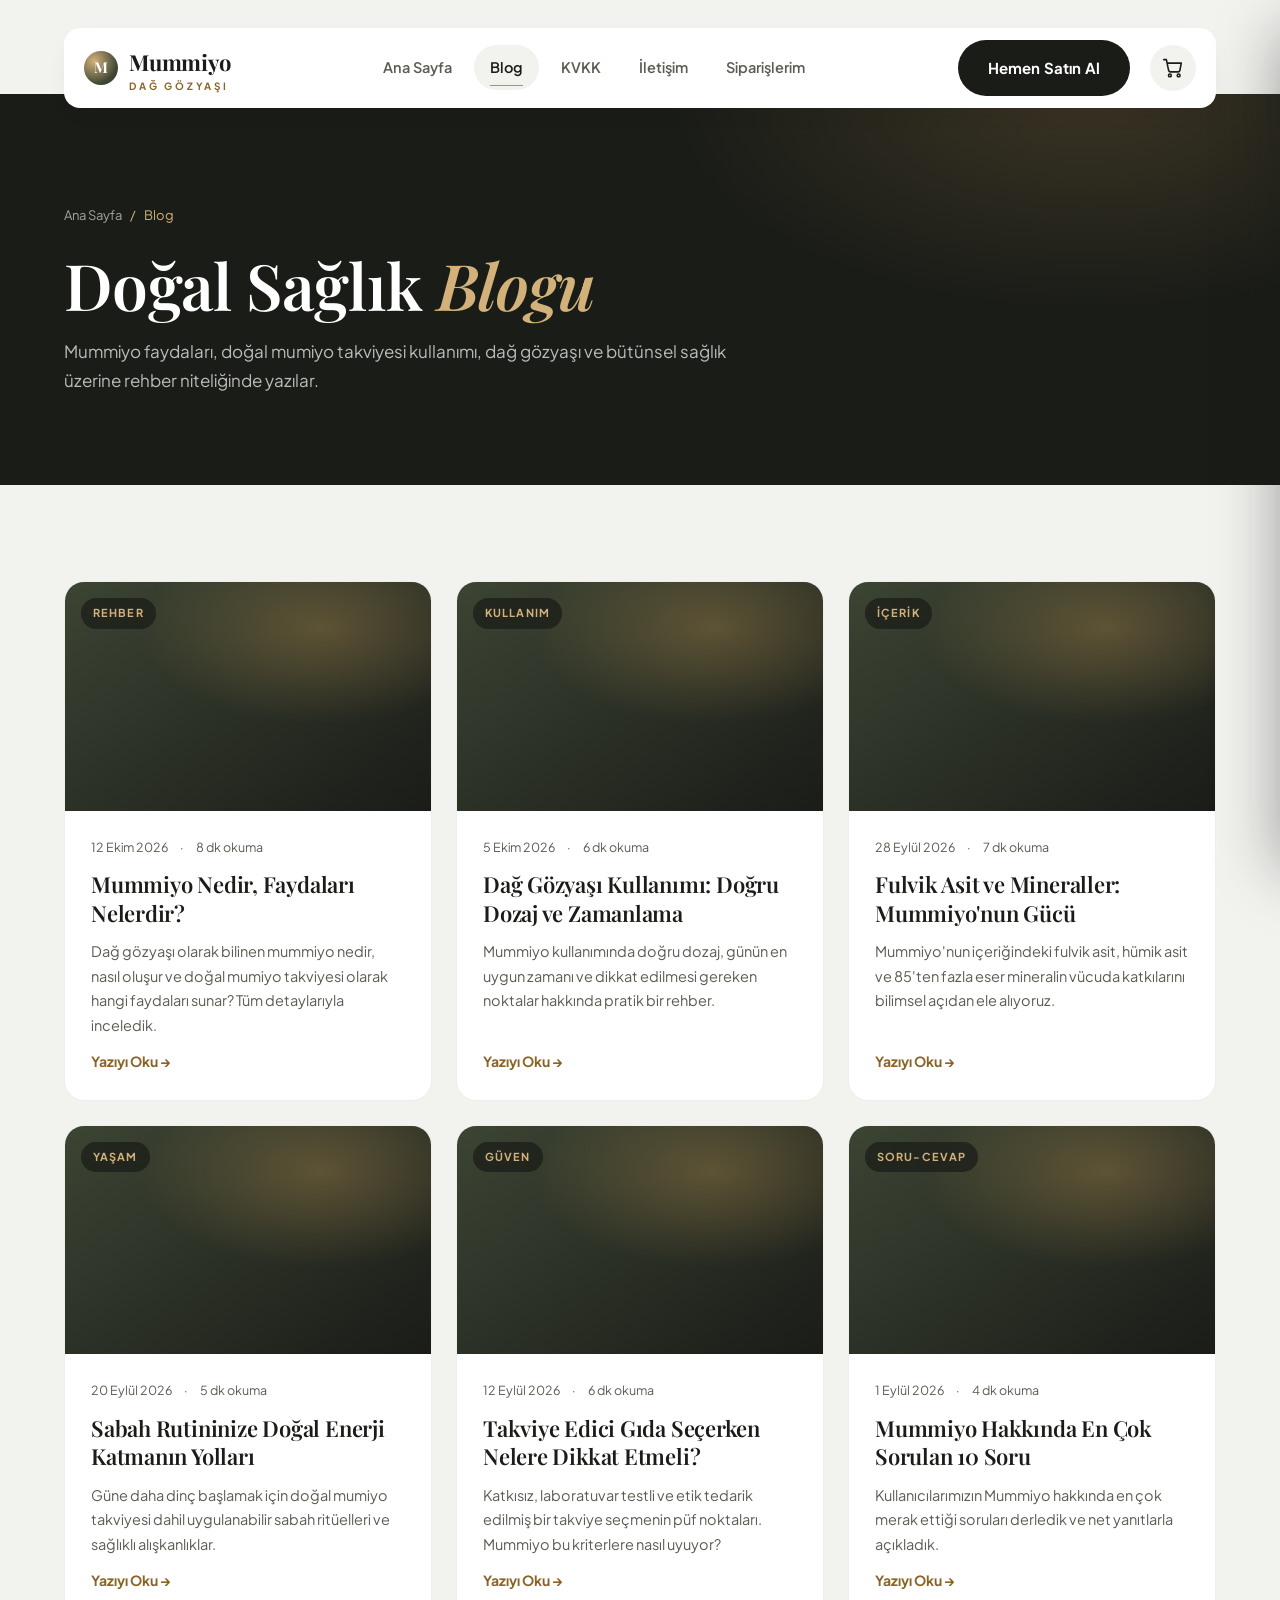
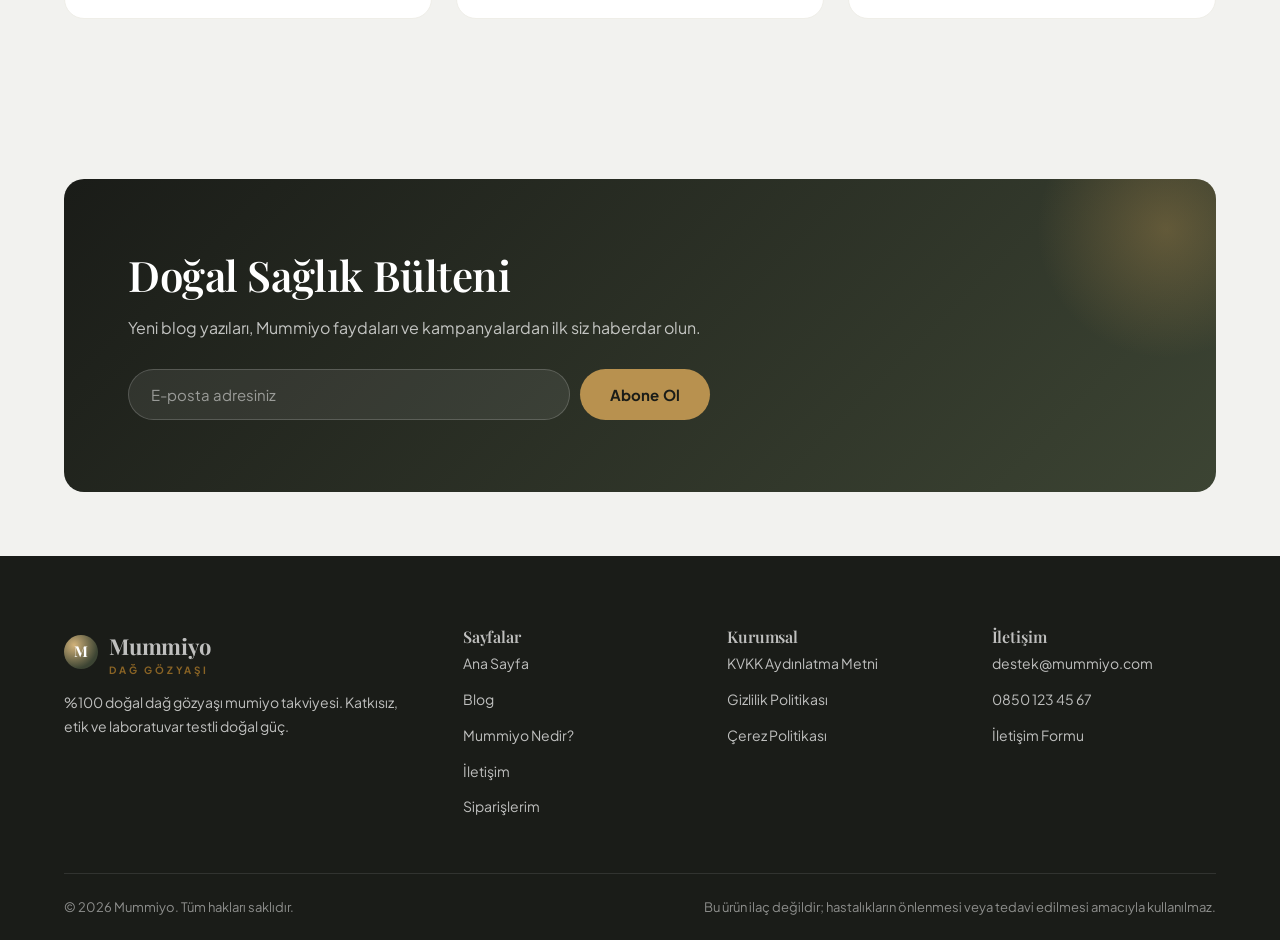
<file: blog.html>
<!DOCTYPE html>
<html lang="tr">
<head>
  <meta charset="UTF-8">
  <meta name="viewport" content="width=device-width, initial-scale=1.0">
  <title>Blog — Mummiyo & Doğal Sağlık Rehberi</title>
  <meta name="description" content="Mummiyo faydaları, doğal mumiyo takviyesi kullanımı, dağ gözyaşı ve doğal sağlık üzerine SEO uyumlu blog yazıları. Doğal yaşam rehberiniz.">
  <link rel="canonical" href="https://www.mummiyo.com/blog.html">

  <!-- Open Graph -->
  <meta property="og:type" content="website">
  <meta property="og:title" content="Blog — Mummiyo & Doğal Sağlık Rehberi">
  <meta property="og:description" content="Mummiyo faydaları, doğal mumiyo takviyesi kullanımı ve doğal sağlık üzerine yazılar.">
  <meta property="og:url" content="https://www.mummiyo.com/blog.html">
  <meta property="og:image" content="https://www.mummiyo.com/assets/img/mummiyo-og.jpg">
  <meta property="og:locale" content="tr_TR">
  <meta property="og:site_name" content="Mummiyo">

  <!-- Twitter -->
  <meta name="twitter:card" content="summary_large_image">
  <meta name="twitter:title" content="Blog — Mummiyo & Doğal Sağlık Rehberi">
  <meta name="twitter:description" content="Mummiyo faydaları, doğal mumiyo takviyesi kullanımı ve doğal sağlık üzerine yazılar.">
  <meta name="twitter:image" content="https://www.mummiyo.com/assets/img/mummiyo-og.jpg">

  <!-- Fonts -->
  <link rel="preconnect" href="https://fonts.googleapis.com">
  <link rel="preconnect" href="https://fonts.gstatic.com" crossorigin>
  <link href="https://fonts.googleapis.com/css2?family=Playfair+Display:ital,wght@0,500;0,600;0,700;1,500;1,600&family=Plus+Jakarta+Sans:wght@400;500;600;700;800&display=swap" rel="stylesheet">

  <link rel="stylesheet" href="assets/css/style.css">

  <!-- Schema.org — Blog -->
  <script type="application/ld+json">
  {
    "@context": "https://schema.org",
    "@type": "Blog",
    "name": "Mummiyo Doğal Sağlık Blogu",
    "url": "https://www.mummiyo.com/blog.html",
    "description": "Mummiyo faydaları, doğal mumiyo takviyesi ve doğal sağlık üzerine yazılar.",
    "publisher": { "@type": "Organization", "name": "Mummiyo" }
  }
  </script>
</head>
<body>

  <header class="site-header">
    <div class="container">
      <nav class="nav" aria-label="Ana menü">
        <a class="brand" href="index.html">
          <span class="brand-mark" aria-hidden="true">M</span>
          <span>Mummiyo<small>Dağ Gözyaşı</small></span>
        </a>

        <div class="nav-links">
          <a href="index.html">Ana Sayfa</a>
          <a href="blog.html" aria-current="page">Blog</a>
          <a href="kvkk.html">KVKK</a>
          <a href="iletisim.html">İletişim</a>
          <a href="siparislerim.html">Siparişlerim</a>
        </div>

        <a class="btn btn--dark nav-cta" href="index.html#urun">Hemen Satın Al</a>

        <button class="nav-toggle" aria-label="Menüyü aç/kapat" aria-expanded="false">
          <span></span><span></span><span></span>
        </button>
      </nav>
    </div>
  </header>

  <main>
    <section class="page-hero">
      <div class="container">
        <nav class="breadcrumbs" aria-label="İçerik yolu">
          <a href="index.html">Ana Sayfa</a><span>/</span><span>Blog</span>
        </nav>
        <h1>Doğal Sağlık <em style="color:var(--c-gold-soft)">Blogu</em></h1>
        <p class="lead">Mummiyo faydaları, doğal mumiyo takviyesi kullanımı, dağ gözyaşı ve bütünsel sağlık üzerine rehber niteliğinde yazılar.</p>
      </div>
    </section>

    <section class="section">
      <div class="container">
        <div class="grid grid-3">
          <article class="blog-card reveal">
            <div class="blog-thumb"><span class="thumb-tag">Rehber</span></div>
            <div class="blog-body">
              <div class="blog-meta"><span>12 Ekim 2026</span><span>·</span><span>8 dk okuma</span></div>
              <h3><a href="blog-detay.html">Mummiyo Nedir, Faydaları Nelerdir?</a></h3>
              <p>Dağ gözyaşı olarak bilinen mummiyo nedir, nasıl oluşur ve doğal mumiyo takviyesi olarak hangi faydaları sunar? Tüm detaylarıyla inceledik.</p>
              <a class="blog-link" href="blog-detay.html">Yazıyı Oku →</a>
            </div>
          </article>

          <article class="blog-card reveal">
            <div class="blog-thumb"><span class="thumb-tag">Kullanım</span></div>
            <div class="blog-body">
              <div class="blog-meta"><span>5 Ekim 2026</span><span>·</span><span>6 dk okuma</span></div>
              <h3><a href="blog-detay.html">Dağ Gözyaşı Kullanımı: Doğru Dozaj ve Zamanlama</a></h3>
              <p>Mummiyo kullanımında doğru dozaj, günün en uygun zamanı ve dikkat edilmesi gereken noktalar hakkında pratik bir rehber.</p>
              <a class="blog-link" href="blog-detay.html">Yazıyı Oku →</a>
            </div>
          </article>

          <article class="blog-card reveal">
            <div class="blog-thumb"><span class="thumb-tag">İçerik</span></div>
            <div class="blog-body">
              <div class="blog-meta"><span>28 Eylül 2026</span><span>·</span><span>7 dk okuma</span></div>
              <h3><a href="blog-detay.html">Fulvik Asit ve Mineraller: Mummiyo'nun Gücü</a></h3>
              <p>Mummiyo'nun içeriğindeki fulvik asit, hümik asit ve 85'ten fazla eser mineralin vücuda katkılarını bilimsel açıdan ele alıyoruz.</p>
              <a class="blog-link" href="blog-detay.html">Yazıyı Oku →</a>
            </div>
          </article>

          <article class="blog-card reveal">
            <div class="blog-thumb"><span class="thumb-tag">Yaşam</span></div>
            <div class="blog-body">
              <div class="blog-meta"><span>20 Eylül 2026</span><span>·</span><span>5 dk okuma</span></div>
              <h3><a href="blog-detay.html">Sabah Rutininize Doğal Enerji Katmanın Yolları</a></h3>
              <p>Güne daha dinç başlamak için doğal mumiyo takviyesi dahil uygulanabilir sabah ritüelleri ve sağlıklı alışkanlıklar.</p>
              <a class="blog-link" href="blog-detay.html">Yazıyı Oku →</a>
            </div>
          </article>

          <article class="blog-card reveal">
            <div class="blog-thumb"><span class="thumb-tag">Güven</span></div>
            <div class="blog-body">
              <div class="blog-meta"><span>12 Eylül 2026</span><span>·</span><span>6 dk okuma</span></div>
              <h3><a href="blog-detay.html">Takviye Edici Gıda Seçerken Nelere Dikkat Etmeli?</a></h3>
              <p>Katkısız, laboratuvar testli ve etik tedarik edilmiş bir takviye seçmenin püf noktaları. Mummiyo bu kriterlere nasıl uyuyor?</p>
              <a class="blog-link" href="blog-detay.html">Yazıyı Oku →</a>
            </div>
          </article>

          <article class="blog-card reveal">
            <div class="blog-thumb"><span class="thumb-tag">Soru-Cevap</span></div>
            <div class="blog-body">
              <div class="blog-meta"><span>1 Eylül 2026</span><span>·</span><span>4 dk okuma</span></div>
              <h3><a href="blog-detay.html">Mummiyo Hakkında En Çok Sorulan 10 Soru</a></h3>
              <p>Kullanıcılarımızın Mummiyo hakkında en çok merak ettiği soruları derledik ve net yanıtlarla açıkladık.</p>
              <a class="blog-link" href="blog-detay.html">Yazıyı Oku →</a>
            </div>
          </article>
        </div>
      </div>
    </section>

    <section class="section section--tight">
      <div class="container">
        <div class="newsletter reveal">
          <h2>Doğal Sağlık Bülteni</h2>
          <p>Yeni blog yazıları, Mummiyo faydaları ve kampanyalardan ilk siz haberdar olun.</p>
          <form class="newsletter-form" data-demo>
            <input type="email" name="email" placeholder="E-posta adresiniz" required aria-label="E-posta adresiniz">
            <button class="btn btn--gold" type="submit">Abone Ol</button>
            <p class="form-note" style="color:rgba(255,255,255,0.6);width:100%;"></p>
          </form>
        </div>
      </div>
    </section>
  </main>

  <footer class="site-footer">
    <div class="container">
      <div class="footer-grid">
        <div class="footer-brand">
          <a class="brand" href="index.html">
            <span class="brand-mark" aria-hidden="true">M</span>
            <span>Mummiyo<small>Dağ Gözyaşı</small></span>
          </a>
          <p>%100 doğal dağ gözyaşı mumiyo takviyesi. Katkısız, etik ve laboratuvar testli doğal güç.</p>
        </div>
        <nav class="footer-col" aria-label="Sayfalar">
          <h4>Sayfalar</h4>
          <a href="index.html">Ana Sayfa</a>
          <a href="blog.html">Blog</a>
          <a href="blog-detay.html">Mummiyo Nedir?</a>
          <a href="iletisim.html">İletişim</a>
          <a href="siparislerim.html">Siparişlerim</a>
        </nav>
        <nav class="footer-col" aria-label="Yasal">
          <h4>Kurumsal</h4>
          <a href="kvkk.html">KVKK Aydınlatma Metni</a>
          <a href="gizlilik.html">Gizlilik Politikası</a>
          <a href="gizlilik.html#cerez">Çerez Politikası</a>
        </nav>
        <div class="footer-col">
          <h4>İletişim</h4>
          <a href="mailto:destek@mummiyo.com">destek@mummiyo.com</a>
          <a href="tel:+908501234567">0850 123 45 67</a>
          <a href="iletisim.html">İletişim Formu</a>
        </div>
      </div>
      <div class="footer-bottom">
        <span>© <span data-year>2026</span> Mummiyo. Tüm hakları saklıdır.</span>
        <span>Bu ürün ilaç değildir; hastalıkların önlenmesi veya tedavi edilmesi amacıyla kullanılmaz.</span>
      </div>
    </div>
  </footer>

  <script src="assets/js/main.js"></script>
</body>
</html>
</file>
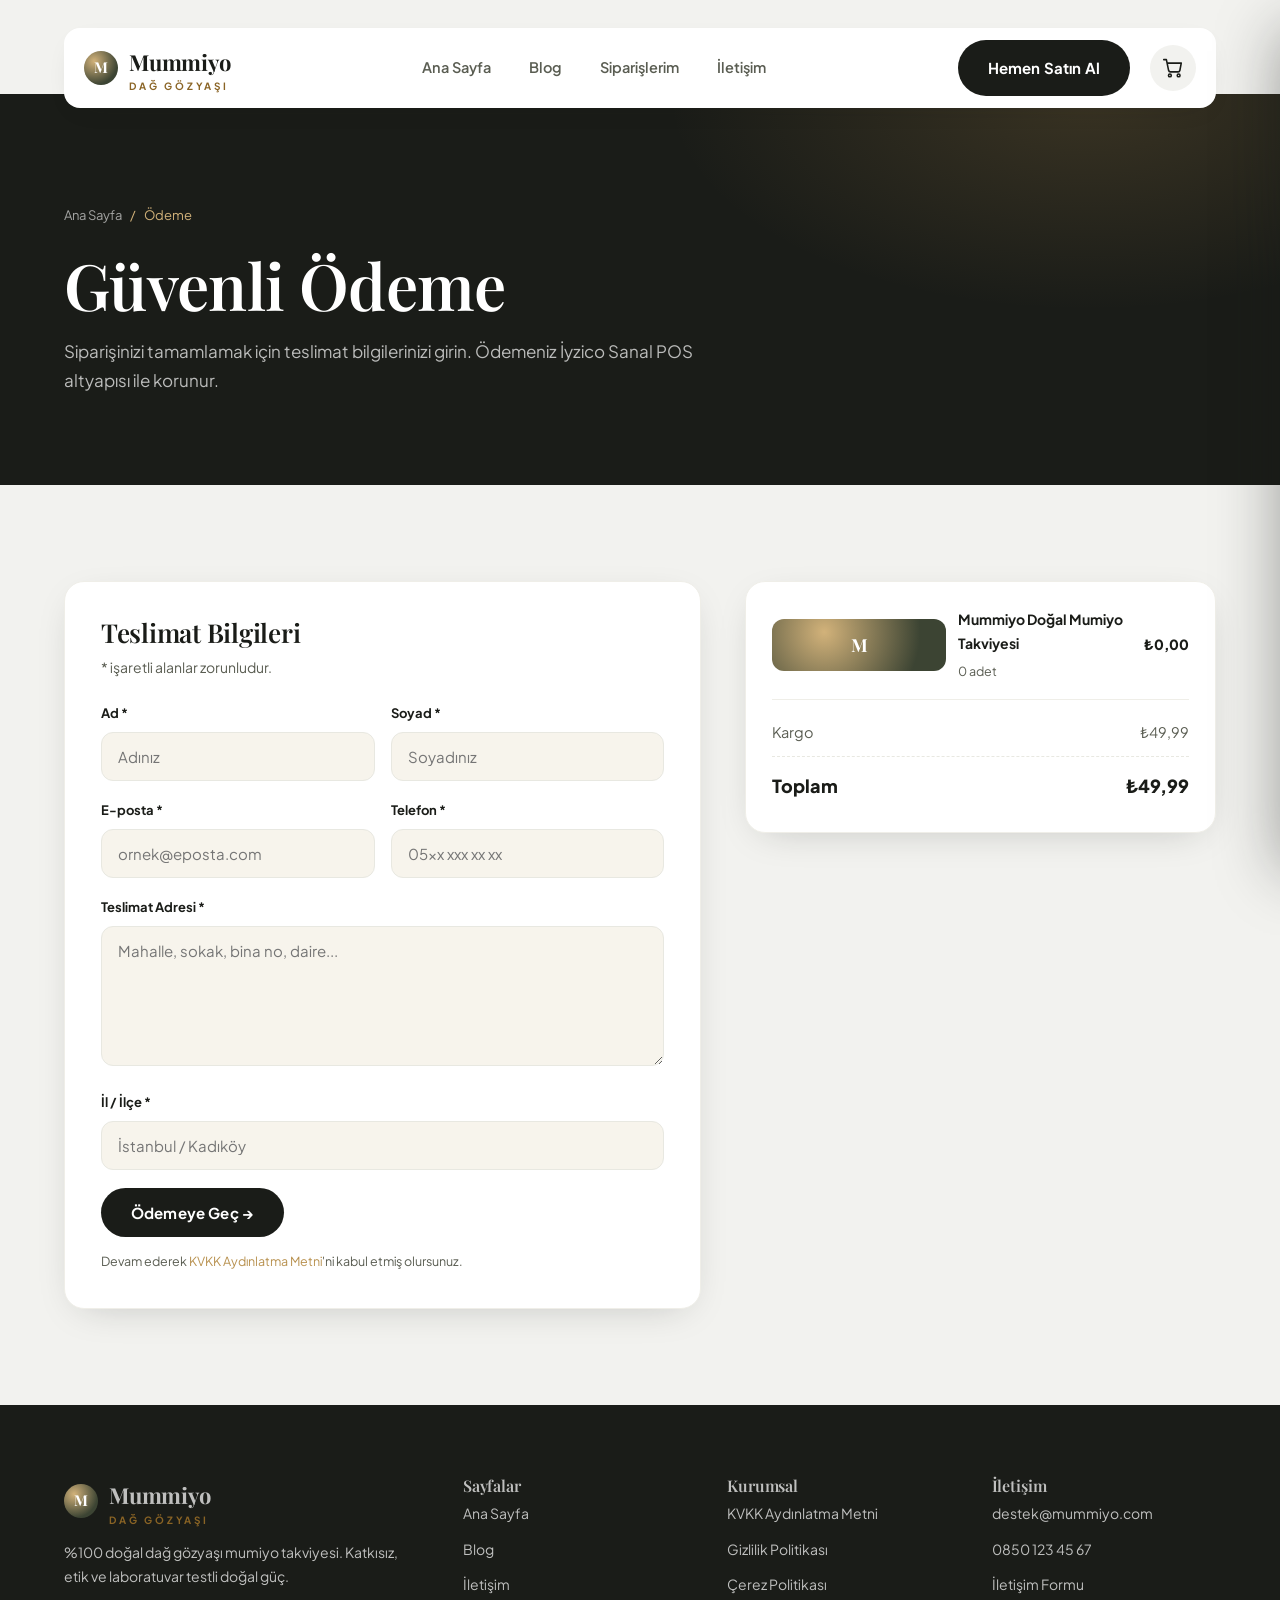
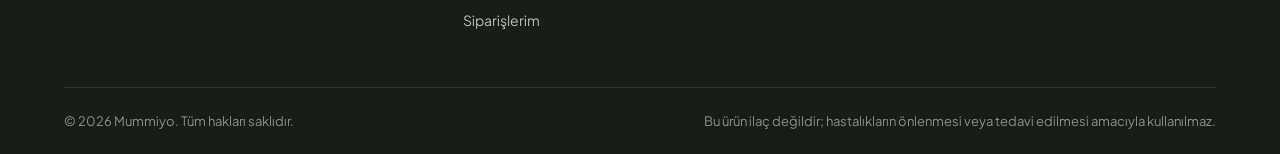
<file: checkout.html>
<!DOCTYPE html>
<html lang="tr">
<head>
  <meta charset="UTF-8">
  <meta name="viewport" content="width=device-width, initial-scale=1.0">
  <title>Ödeme — Güvenli Sipariş | Mummiyo</title>
  <meta name="description" content="Mummiyo doğal mumiyo takviyesi için güvenli ödeme sayfası. Adres bilgilerinizi girin ve İyzico Sanal POS ile ödemenizi tamamlayın.">
  <meta name="robots" content="noindex, follow">
  <link rel="canonical" href="https://www.mummiyo.com/checkout.html">

  <!-- Open Graph -->
  <meta property="og:type" content="website">
  <meta property="og:title" content="Ödeme — Güvenli Sipariş | Mummiyo">
  <meta property="og:description" content="Mummiyo doğal mumiyo takviyesi için güvenli ödeme.">
  <meta property="og:url" content="https://www.mummiyo.com/checkout.html">
  <meta property="og:image" content="https://www.mummiyo.com/assets/img/mummiyo-og.jpg">
  <meta property="og:locale" content="tr_TR">
  <meta property="og:site_name" content="Mummiyo">

  <!-- Fonts -->
  <link rel="preconnect" href="https://fonts.googleapis.com">
  <link rel="preconnect" href="https://fonts.gstatic.com" crossorigin>
  <link href="https://fonts.googleapis.com/css2?family=Playfair+Display:ital,wght@0,500;0,600;0,700;1,500;1,600&family=Plus+Jakarta+Sans:wght@400;500;600;700;800&display=swap" rel="stylesheet">

  <link rel="stylesheet" href="assets/css/style.css">
</head>
<body>

  <header class="site-header">
    <div class="container">
      <nav class="nav" aria-label="Ana menü">
        <a class="brand" href="index.html">
          <span class="brand-mark" aria-hidden="true">M</span>
          <span>Mummiyo<small>Dağ Gözyaşı</small></span>
        </a>

        <div class="nav-links">
          <a href="index.html">Ana Sayfa</a>
          <a href="blog.html">Blog</a>
          <a href="siparislerim.html">Siparişlerim</a>
          <a href="iletisim.html">İletişim</a>
        </div>

        <a class="btn btn--dark nav-cta" href="checkout.html" data-buy-now>Hemen Satın Al</a>

        <button class="nav-toggle" aria-label="Menüyü aç/kapat" aria-expanded="false">
          <span></span><span></span><span></span>
        </button>
      </nav>
    </div>
  </header>

  <main>
    <section class="page-hero">
      <div class="container">
        <nav class="breadcrumbs" aria-label="İçerik yolu">
          <a href="index.html">Ana Sayfa</a><span>/</span><span>Ödeme</span>
        </nav>
        <h1>Güvenli Ödeme</h1>
        <p class="lead">Siparişinizi tamamlamak için teslimat bilgilerinizi girin. Ödemeniz İyzico Sanal POS altyapısı ile korunur.</p>
      </div>
    </section>

    <section class="section">
      <div class="container">
        <div class="checkout-layout">

          <!-- Sol: Adım formları -->
          <div class="checkout-steps">
            <!-- Adım 1: Adres -->
            <div class="step" id="step-address">
              <form class="form" id="checkout-form" novalidate>
                <h2 style="font-size:26px;margin-bottom:8px;">Teslimat Bilgileri</h2>
                <p style="font-size:14px;color:var(--c-muted);margin-bottom:22px;">* işaretli alanlar zorunludur.</p>
                <div class="form-row">
                  <div class="field">
                    <label for="ad">Ad *</label>
                    <input type="text" id="ad" name="ad" placeholder="Adınız" required>
                  </div>
                  <div class="field">
                    <label for="soyad">Soyad *</label>
                    <input type="text" id="soyad" name="soyad" placeholder="Soyadınız" required>
                  </div>
                </div>
                <div class="form-row">
                  <div class="field">
                    <label for="email">E-posta *</label>
                    <input type="email" id="email" name="email" placeholder="ornek@eposta.com" required>
                  </div>
                  <div class="field">
                    <label for="phone">Telefon *</label>
                    <input type="tel" id="phone" name="phone" placeholder="05xx xxx xx xx" required>
                  </div>
                </div>
                <div class="field">
                  <label for="address">Teslimat Adresi *</label>
                  <textarea id="address" name="address" placeholder="Mahalle, sokak, bina no, daire..." required></textarea>
                </div>
                <div class="field">
                  <label for="city">İl / İlçe *</label>
                  <input type="text" id="city" name="city" placeholder="İstanbul / Kadıköy" required>
                </div>
                <button class="btn btn--dark" type="submit">Ödemeye Geç →</button>
                <p class="form-note">Devam ederek <a href="kvkk.html" style="color:var(--c-gold);">KVKK Aydınlatma Metni</a>'ni kabul etmiş olursunuz.</p>
              </form>
            </div>

            <!-- Adım 2: Ödeme -->
            <div class="step is-hidden" id="step-payment">
              <div class="pay-area">
                <h3>Ödeme Bilgileri</h3>
                <p>İyzico Checkout Form, sunucudan alınan <code>paymentPageToken</code> ile aşağıdaki alana yüklenir. Sandbox ortamında demo ödeme paneli gösterilir.</p>
                <div id="iyzico-checkout-form"></div>
              </div>
            </div>
          </div>

          <!-- Sağ: Sipariş özeti -->
          <aside class="checkout-summary" data-checkout-summary>
            <h3>Sipariş Özeti</h3>
            <p style="font-size:13.5px;color:var(--c-muted);">Sepetinizde ürün yoksa <a href="index.html#urun" style="color:var(--c-gold);font-weight:700;">ürünü ekleyin</a>.</p>
          </aside>

        </div>
      </div>
    </section>
  </main>

  <footer class="site-footer">
    <div class="container">
      <div class="footer-grid">
        <div class="footer-brand">
          <a class="brand" href="index.html">
            <span class="brand-mark" aria-hidden="true">M</span>
            <span>Mummiyo<small>Dağ Gözyaşı</small></span>
          </a>
          <p>%100 doğal dağ gözyaşı mumiyo takviyesi. Katkısız, etik ve laboratuvar testli doğal güç.</p>
        </div>
        <nav class="footer-col" aria-label="Sayfalar">
          <h4>Sayfalar</h4>
          <a href="index.html">Ana Sayfa</a>
          <a href="blog.html">Blog</a>
          <a href="iletisim.html">İletişim</a>
          <a href="siparislerim.html">Siparişlerim</a>
        </nav>
        <nav class="footer-col" aria-label="Yasal">
          <h4>Kurumsal</h4>
          <a href="kvkk.html">KVKK Aydınlatma Metni</a>
          <a href="gizlilik.html">Gizlilik Politikası</a>
          <a href="gizlilik.html#cerez">Çerez Politikası</a>
        </nav>
        <div class="footer-col">
          <h4>İletişim</h4>
          <a href="mailto:destek@mummiyo.com">destek@mummiyo.com</a>
          <a href="tel:+908501234567">0850 123 45 67</a>
          <a href="iletisim.html">İletişim Formu</a>
        </div>
      </div>
      <div class="footer-bottom">
        <span>© <span data-year>2026</span> Mummiyo. Tüm hakları saklıdır.</span>
        <span>Bu ürün ilaç değildir; hastalıkların önlenmesi veya tedavi edilmesi amacıyla kullanılmaz.</span>
      </div>
    </div>
  </footer>

  <script src="assets/js/iyzico-config.js"></script>
  <script src="assets/js/main.js"></script>
</body>
</html>
</file>
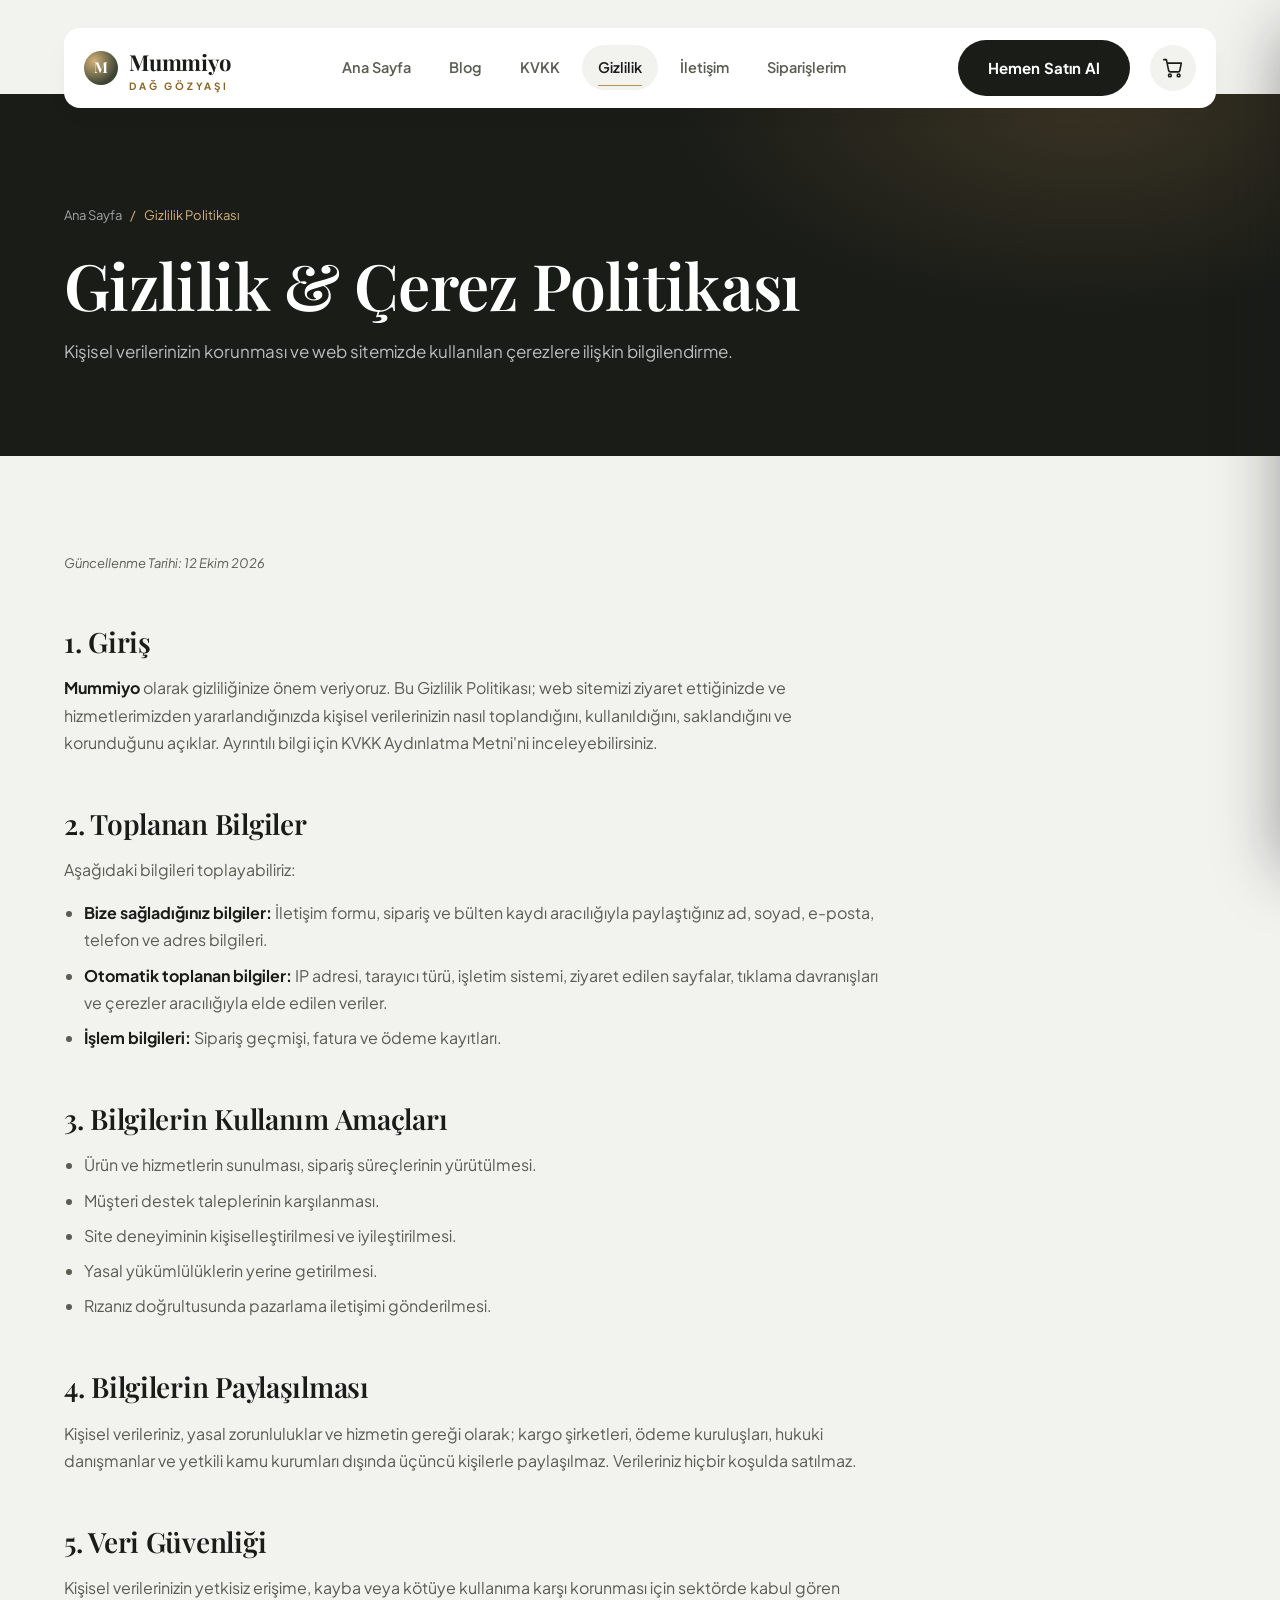
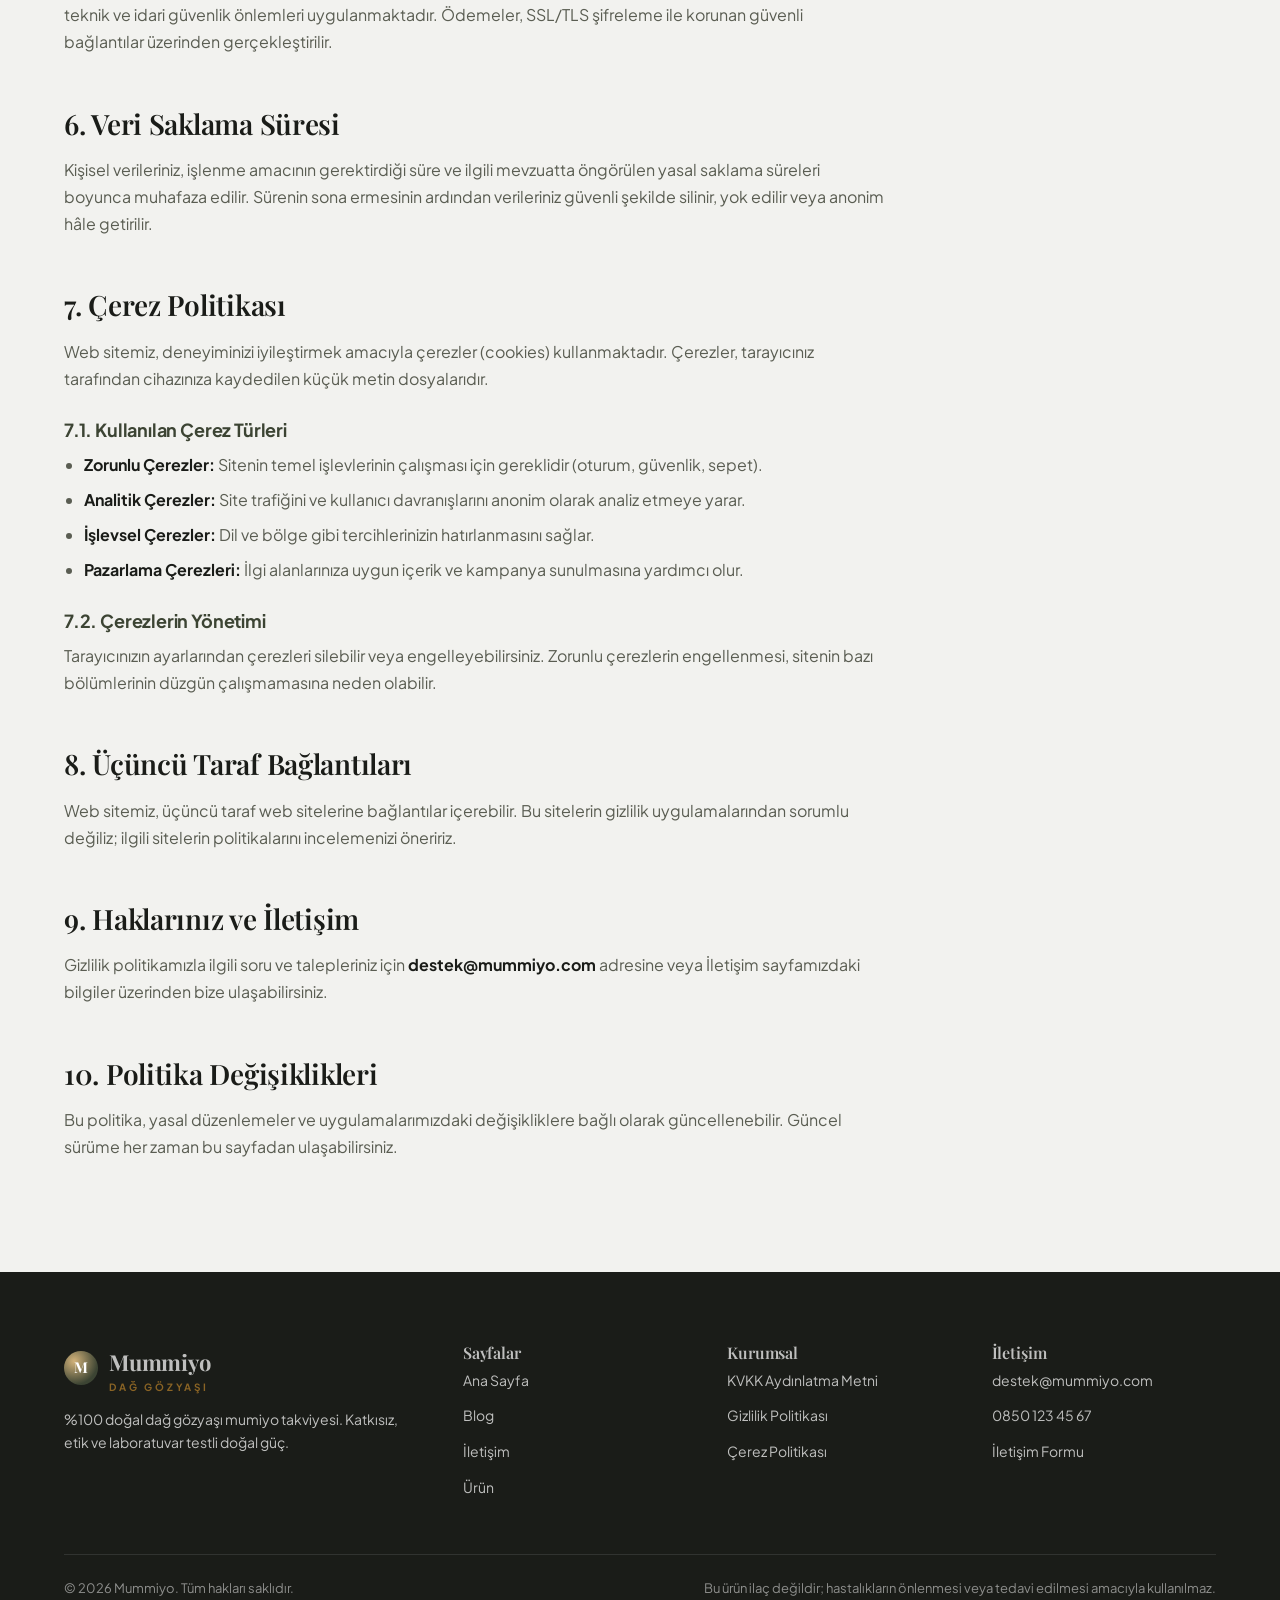
<file: gizlilik.html>
<!DOCTYPE html>
<html lang="tr">
<head>
  <meta charset="UTF-8">
  <meta name="viewport" content="width=device-width, initial-scale=1.0">
  <title>Gizlilik Politikası ve Çerez Politikası | Mummiyo</title>
  <meta name="description" content="Mummiyo gizlilik politikası ve çerez politikası. Kişisel verilerinizin korunması, çerez kullanımı ve veri güvenliği uygulamalarımız hakkında bilgi edinin.">
  <link rel="canonical" href="https://www.mummiyo.com/gizlilik.html">

  <!-- Open Graph -->
  <meta property="og:type" content="website">
  <meta property="og:title" content="Gizlilik Politikası ve Çerez Politikası | Mummiyo">
  <meta property="og:description" content="Mummiyo gizlilik politikası ve çerez politikası. Kişisel verilerinizin korunması ve çerez kullanımı.">
  <meta property="og:url" content="https://www.mummiyo.com/gizlilik.html">
  <meta property="og:image" content="https://www.mummiyo.com/assets/img/mummiyo-og.jpg">
  <meta property="og:locale" content="tr_TR">
  <meta property="og:site_name" content="Mummiyo">

  <!-- Twitter -->
  <meta name="twitter:card" content="summary">
  <meta name="twitter:title" content="Gizlilik Politikası ve Çerez Politikası | Mummiyo">
  <meta name="twitter:description" content="Mummiyo gizlilik politikası ve çerez politikası.">

  <!-- Fonts -->
  <link rel="preconnect" href="https://fonts.googleapis.com">
  <link rel="preconnect" href="https://fonts.gstatic.com" crossorigin>
  <link href="https://fonts.googleapis.com/css2?family=Playfair+Display:ital,wght@0,500;0,600;0,700;1,500;1,600&family=Plus+Jakarta+Sans:wght@400;500;600;700;800&display=swap" rel="stylesheet">

  <link rel="stylesheet" href="assets/css/style.css">
</head>
<body>

  <header class="site-header">
    <div class="container">
      <nav class="nav" aria-label="Ana menü">
        <a class="brand" href="index.html">
          <span class="brand-mark" aria-hidden="true">M</span>
          <span>Mummiyo<small>Dağ Gözyaşı</small></span>
        </a>

        <div class="nav-links">
          <a href="index.html">Ana Sayfa</a>
          <a href="blog.html">Blog</a>
          <a href="kvkk.html">KVKK</a>
          <a href="gizlilik.html" aria-current="page">Gizlilik</a>
          <a href="iletisim.html">İletişim</a>
          <a href="siparislerim.html">Siparişlerim</a>
        </div>

        <a class="btn btn--dark nav-cta" href="index.html#urun">Hemen Satın Al</a>

        <button class="nav-toggle" aria-label="Menüyü aç/kapat" aria-expanded="false">
          <span></span><span></span><span></span>
        </button>
      </nav>
    </div>
  </header>

  <main>
    <section class="page-hero">
      <div class="container">
        <nav class="breadcrumbs" aria-label="İçerik yolu">
          <a href="index.html">Ana Sayfa</a><span>/</span><span>Gizlilik Politikası</span>
        </nav>
        <h1>Gizlilik & Çerez Politikası</h1>
        <p class="lead">Kişisel verilerinizin korunması ve web sitemizde kullanılan çerezlere ilişkin bilgilendirme.</p>
      </div>
    </section>

    <section class="section">
      <div class="container">
        <div class="prose reveal">
          <p class="legal-date">Güncellenme Tarihi: 12 Ekim 2026</p>

          <h2>1. Giriş</h2>
          <p><strong>Mummiyo</strong> olarak gizliliğinize önem veriyoruz. Bu Gizlilik Politikası; web sitemizi ziyaret ettiğinizde ve hizmetlerimizden yararlandığınızda kişisel verilerinizin nasıl toplandığını, kullanıldığını, saklandığını ve korunduğunu açıklar. Ayrıntılı bilgi için <a href="kvkk.html">KVKK Aydınlatma Metni</a>'ni inceleyebilirsiniz.</p>

          <h2>2. Toplanan Bilgiler</h2>
          <p>Aşağıdaki bilgileri toplayabiliriz:</p>
          <ul>
            <li><strong>Bize sağladığınız bilgiler:</strong> İletişim formu, sipariş ve bülten kaydı aracılığıyla paylaştığınız ad, soyad, e-posta, telefon ve adres bilgileri.</li>
            <li><strong>Otomatik toplanan bilgiler:</strong> IP adresi, tarayıcı türü, işletim sistemi, ziyaret edilen sayfalar, tıklama davranışları ve çerezler aracılığıyla elde edilen veriler.</li>
            <li><strong>İşlem bilgileri:</strong> Sipariş geçmişi, fatura ve ödeme kayıtları.</li>
          </ul>

          <h2>3. Bilgilerin Kullanım Amaçları</h2>
          <ul>
            <li>Ürün ve hizmetlerin sunulması, sipariş süreçlerinin yürütülmesi.</li>
            <li>Müşteri destek taleplerinin karşılanması.</li>
            <li>Site deneyiminin kişiselleştirilmesi ve iyileştirilmesi.</li>
            <li>Yasal yükümlülüklerin yerine getirilmesi.</li>
            <li>Rızanız doğrultusunda pazarlama iletişimi gönderilmesi.</li>
          </ul>

          <h2>4. Bilgilerin Paylaşılması</h2>
          <p>Kişisel verileriniz, yasal zorunluluklar ve hizmetin gereği olarak; kargo şirketleri, ödeme kuruluşları, hukuki danışmanlar ve yetkili kamu kurumları dışında üçüncü kişilerle paylaşılmaz. Verileriniz hiçbir koşulda satılmaz.</p>

          <h2>5. Veri Güvenliği</h2>
          <p>Kişisel verilerinizin yetkisiz erişime, kayba veya kötüye kullanıma karşı korunması için sektörde kabul gören teknik ve idari güvenlik önlemleri uygulanmaktadır. Ödemeler, SSL/TLS şifreleme ile korunan güvenli bağlantılar üzerinden gerçekleştirilir.</p>

          <h2>6. Veri Saklama Süresi</h2>
          <p>Kişisel verileriniz, işlenme amacının gerektirdiği süre ve ilgili mevzuatta öngörülen yasal saklama süreleri boyunca muhafaza edilir. Sürenin sona ermesinin ardından verileriniz güvenli şekilde silinir, yok edilir veya anonim hâle getirilir.</p>

          <h2 id="cerez">7. Çerez Politikası</h2>
          <p>Web sitemiz, deneyiminizi iyileştirmek amacıyla çerezler (cookies) kullanmaktadır. Çerezler, tarayıcınız tarafından cihazınıza kaydedilen küçük metin dosyalarıdır.</p>

          <h3>7.1. Kullanılan Çerez Türleri</h3>
          <ul>
            <li><strong>Zorunlu Çerezler:</strong> Sitenin temel işlevlerinin çalışması için gereklidir (oturum, güvenlik, sepet).</li>
            <li><strong>Analitik Çerezler:</strong> Site trafiğini ve kullanıcı davranışlarını anonim olarak analiz etmeye yarar.</li>
            <li><strong>İşlevsel Çerezler:</strong> Dil ve bölge gibi tercihlerinizin hatırlanmasını sağlar.</li>
            <li><strong>Pazarlama Çerezleri:</strong> İlgi alanlarınıza uygun içerik ve kampanya sunulmasına yardımcı olur.</li>
          </ul>

          <h3>7.2. Çerezlerin Yönetimi</h3>
          <p>Tarayıcınızın ayarlarından çerezleri silebilir veya engelleyebilirsiniz. Zorunlu çerezlerin engellenmesi, sitenin bazı bölümlerinin düzgün çalışmamasına neden olabilir.</p>

          <h2>8. Üçüncü Taraf Bağlantıları</h2>
          <p>Web sitemiz, üçüncü taraf web sitelerine bağlantılar içerebilir. Bu sitelerin gizlilik uygulamalarından sorumlu değiliz; ilgili sitelerin politikalarını incelemenizi öneririz.</p>

          <h2>9. Haklarınız ve İletişim</h2>
          <p>Gizlilik politikamızla ilgili soru ve talepleriniz için <strong>destek@mummiyo.com</strong> adresine veya <a href="iletisim.html">İletişim</a> sayfamızdaki bilgiler üzerinden bize ulaşabilirsiniz.</p>

          <h2>10. Politika Değişiklikleri</h2>
          <p>Bu politika, yasal düzenlemeler ve uygulamalarımızdaki değişikliklere bağlı olarak güncellenebilir. Güncel sürüme her zaman bu sayfadan ulaşabilirsiniz.</p>
        </div>
      </div>
    </section>
  </main>

  <footer class="site-footer">
    <div class="container">
      <div class="footer-grid">
        <div class="footer-brand">
          <a class="brand" href="index.html">
            <span class="brand-mark" aria-hidden="true">M</span>
            <span>Mummiyo<small>Dağ Gözyaşı</small></span>
          </a>
          <p>%100 doğal dağ gözyaşı mumiyo takviyesi. Katkısız, etik ve laboratuvar testli doğal güç.</p>
        </div>
        <nav class="footer-col" aria-label="Sayfalar">
          <h4>Sayfalar</h4>
          <a href="index.html">Ana Sayfa</a>
          <a href="blog.html">Blog</a>
          <a href="iletisim.html">İletişim</a>
          <a href="index.html#urun">Ürün</a>
        </nav>
        <nav class="footer-col" aria-label="Yasal">
          <h4>Kurumsal</h4>
          <a href="kvkk.html">KVKK Aydınlatma Metni</a>
          <a href="gizlilik.html">Gizlilik Politikası</a>
          <a href="gizlilik.html#cerez">Çerez Politikası</a>
        </nav>
        <div class="footer-col">
          <h4>İletişim</h4>
          <a href="mailto:destek@mummiyo.com">destek@mummiyo.com</a>
          <a href="tel:+908501234567">0850 123 45 67</a>
          <a href="iletisim.html">İletişim Formu</a>
        </div>
      </div>
      <div class="footer-bottom">
        <span>© <span data-year>2026</span> Mummiyo. Tüm hakları saklıdır.</span>
        <span>Bu ürün ilaç değildir; hastalıkların önlenmesi veya tedavi edilmesi amacıyla kullanılmaz.</span>
      </div>
    </div>
  </footer>

  <script src="assets/js/main.js"></script>
</body>
</html>
</file>
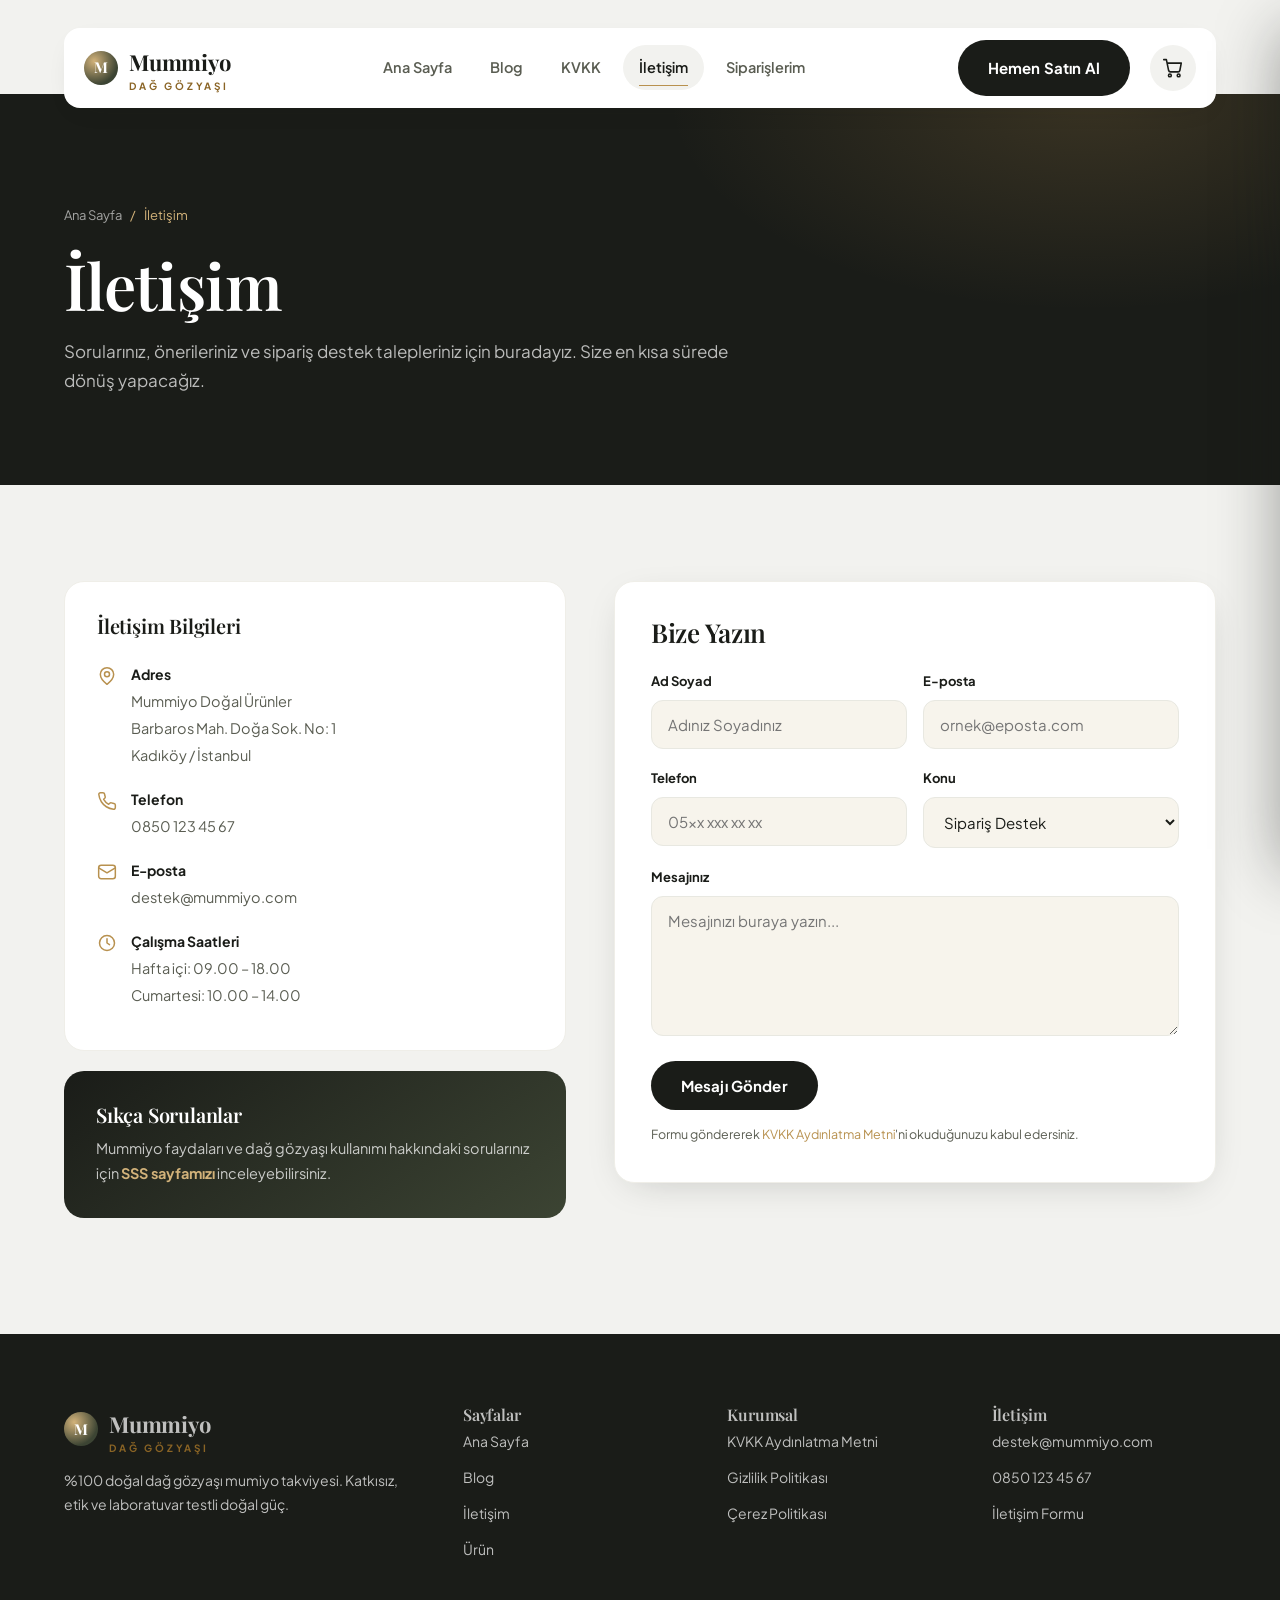
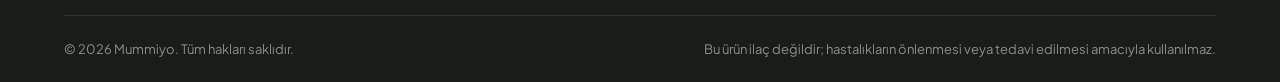
<file: iletisim.html>
<!DOCTYPE html>
<html lang="tr">
<head>
  <meta charset="UTF-8">
  <meta name="viewport" content="width=device-width, initial-scale=1.0">
  <title>İletişim | Mummiyo</title>
  <meta name="description" content="Mummiyo ile iletişime geçin. Sipariş, doğal mumiyo takviyesi hakkında sorular ve destek için iletişim formu, adres ve telefon bilgileri.">
  <link rel="canonical" href="https://www.mummiyo.com/iletisim.html">

  <!-- Open Graph -->
  <meta property="og:type" content="website">
  <meta property="og:title" content="İletişim | Mummiyo">
  <meta property="og:description" content="Mummiyo ile iletişime geçin. Sipariş ve destek için iletişim formu, adres ve telefon bilgileri.">
  <meta property="og:url" content="https://www.mummiyo.com/iletisim.html">
  <meta property="og:image" content="https://www.mummiyo.com/assets/img/mummiyo-og.jpg">
  <meta property="og:locale" content="tr_TR">
  <meta property="og:site_name" content="Mummiyo">

  <!-- Twitter -->
  <meta name="twitter:card" content="summary">
  <meta name="twitter:title" content="İletişim | Mummiyo">
  <meta name="twitter:description" content="Mummiyo ile iletişime geçin. Sipariş ve destek için iletişim formu, adres ve telefon bilgileri.">

  <!-- Fonts -->
  <link rel="preconnect" href="https://fonts.googleapis.com">
  <link rel="preconnect" href="https://fonts.gstatic.com" crossorigin>
  <link href="https://fonts.googleapis.com/css2?family=Playfair+Display:ital,wght@0,500;0,600;0,700;1,500;1,600&family=Plus+Jakarta+Sans:wght@400;500;600;700;800&display=swap" rel="stylesheet">

  <link rel="stylesheet" href="assets/css/style.css">

  <!-- Schema.org — ContactPage -->
  <script type="application/ld+json">
  {
    "@context": "https://schema.org",
    "@type": "ContactPage",
    "name": "Mummiyo İletişim",
    "url": "https://www.mummiyo.com/iletisim.html",
    "mainEntity": {
      "@type": "Organization",
      "name": "Mummiyo",
      "email": "destek@mummiyo.com",
      "telephone": "+90-850-123-45-67"
    }
  }
  </script>
</head>
<body>

  <header class="site-header">
    <div class="container">
      <nav class="nav" aria-label="Ana menü">
        <a class="brand" href="index.html">
          <span class="brand-mark" aria-hidden="true">M</span>
          <span>Mummiyo<small>Dağ Gözyaşı</small></span>
        </a>

        <div class="nav-links">
          <a href="index.html">Ana Sayfa</a>
          <a href="blog.html">Blog</a>
          <a href="kvkk.html">KVKK</a>
          <a href="iletisim.html" aria-current="page">İletişim</a>
          <a href="siparislerim.html">Siparişlerim</a>
        </div>

        <a class="btn btn--dark nav-cta" href="index.html#urun">Hemen Satın Al</a>

        <button class="nav-toggle" aria-label="Menüyü aç/kapat" aria-expanded="false">
          <span></span><span></span><span></span>
        </button>
      </nav>
    </div>
  </header>

  <main>
    <section class="page-hero">
      <div class="container">
        <nav class="breadcrumbs" aria-label="İçerik yolu">
          <a href="index.html">Ana Sayfa</a><span>/</span><span>İletişim</span>
        </nav>
        <h1>İletişim</h1>
        <p class="lead">Sorularınız, önerileriniz ve sipariş destek talepleriniz için buradayız. Size en kısa sürede dönüş yapacağız.</p>
      </div>
    </section>

    <section class="section">
      <div class="container">
        <div class="contact-grid">
          <div class="contact-info reveal">
            <div class="card">
              <h3 style="font-size:20px;margin-bottom:16px;">İletişim Bilgileri</h3>
              <div class="contact-line">
                <svg viewBox="0 0 24 24" fill="none" stroke="currentColor" stroke-width="1.8" stroke-linecap="round" stroke-linejoin="round"><path d="M20 10c0 6-8 12-8 12S4 16 4 10a8 8 0 1 1 16 0z"/><circle cx="12" cy="10" r="3"/></svg>
                <div><strong>Adres</strong><span>Mummiyo Doğal Ürünler<br>Barbaros Mah. Doğa Sok. No: 1<br>Kadıköy / İstanbul</span></div>
              </div>
              <div class="contact-line">
                <svg viewBox="0 0 24 24" fill="none" stroke="currentColor" stroke-width="1.8" stroke-linecap="round" stroke-linejoin="round"><path d="M22 16.9v3a2 2 0 0 1-2.2 2 19.8 19.8 0 0 1-8.6-3 19.5 19.5 0 0 1-6-6 19.8 19.8 0 0 1-3-8.7A2 2 0 0 1 4.1 2h3a2 2 0 0 1 2 1.7c.1 1 .4 2 .7 2.9a2 2 0 0 1-.5 2.1L8 10a16 16 0 0 0 6 6l1.3-1.3a2 2 0 0 1 2.1-.5c.9.3 1.9.6 2.9.7a2 2 0 0 1 1.7 2z"/></svg>
                <div><strong>Telefon</strong><a href="tel:+908501234567">0850 123 45 67</a></div>
              </div>
              <div class="contact-line">
                <svg viewBox="0 0 24 24" fill="none" stroke="currentColor" stroke-width="1.8" stroke-linecap="round" stroke-linejoin="round"><rect x="2" y="4" width="20" height="16" rx="3"/><path d="m2 7 10 6L22 7"/></svg>
                <div><strong>E-posta</strong><a href="mailto:destek@mummiyo.com">destek@mummiyo.com</a></div>
              </div>
              <div class="contact-line">
                <svg viewBox="0 0 24 24" fill="none" stroke="currentColor" stroke-width="1.8" stroke-linecap="round" stroke-linejoin="round"><circle cx="12" cy="12" r="9"/><path d="M12 7v5l3 2"/></svg>
                <div><strong>Çalışma Saatleri</strong><span>Hafta içi: 09.00 – 18.00<br>Cumartesi: 10.00 – 14.00</span></div>
              </div>
            </div>
            <div class="card" style="background:linear-gradient(145deg,var(--c-dark),var(--c-olive));color:#fff;border:none;">
              <h3 style="font-size:20px;margin-bottom:10px;color:#fff;">Sıkça Sorulanlar</h3>
              <p style="font-size:14.5px;color:rgba(255,255,255,0.75);">Mummiyo faydaları ve dağ gözyaşı kullanımı hakkındaki sorularınız için <a href="index.html#sss" style="color:var(--c-gold-soft);font-weight:700;">SSS sayfamızı</a> inceleyebilirsiniz.</p>
            </div>
          </div>

          <div class="form-wrap reveal">
            <form class="form" data-demo>
              <h2 style="font-size:26px;margin-bottom:22px;">Bize Yazın</h2>
              <div class="form-row">
                <div class="field">
                  <label for="name">Ad Soyad</label>
                  <input type="text" id="name" name="name" placeholder="Adınız Soyadınız" required>
                </div>
                <div class="field">
                  <label for="email">E-posta</label>
                  <input type="email" id="email" name="email" placeholder="ornek@eposta.com" required>
                </div>
              </div>
              <div class="form-row">
                <div class="field">
                  <label for="phone">Telefon</label>
                  <input type="tel" id="phone" name="phone" placeholder="05xx xxx xx xx">
                </div>
                <div class="field">
                  <label for="subject">Konu</label>
                  <select id="subject" name="subject">
                    <option value="siparis">Sipariş Destek</option>
                    <option value="urun">Ürün Bilgisi</option>
                    <option value="kvkk">KVKK / Gizlilik</option>
                    <option value="diger">Diğer</option>
                  </select>
                </div>
              </div>
              <div class="field">
                <label for="message">Mesajınız</label>
                <textarea id="message" name="message" placeholder="Mesajınızı buraya yazın..." required></textarea>
              </div>
              <button class="btn btn--dark" type="submit">Mesajı Gönder</button>
              <p class="form-note">Formu göndererek <a href="kvkk.html" style="color:var(--c-gold);">KVKK Aydınlatma Metni</a>'ni okuduğunuzu kabul edersiniz.</p>
            </form>
          </div>
        </div>
      </div>
    </section>
  </main>

  <footer class="site-footer">
    <div class="container">
      <div class="footer-grid">
        <div class="footer-brand">
          <a class="brand" href="index.html">
            <span class="brand-mark" aria-hidden="true">M</span>
            <span>Mummiyo<small>Dağ Gözyaşı</small></span>
          </a>
          <p>%100 doğal dağ gözyaşı mumiyo takviyesi. Katkısız, etik ve laboratuvar testli doğal güç.</p>
        </div>
        <nav class="footer-col" aria-label="Sayfalar">
          <h4>Sayfalar</h4>
          <a href="index.html">Ana Sayfa</a>
          <a href="blog.html">Blog</a>
          <a href="iletisim.html">İletişim</a>
          <a href="index.html#urun">Ürün</a>
        </nav>
        <nav class="footer-col" aria-label="Yasal">
          <h4>Kurumsal</h4>
          <a href="kvkk.html">KVKK Aydınlatma Metni</a>
          <a href="gizlilik.html">Gizlilik Politikası</a>
          <a href="gizlilik.html#cerez">Çerez Politikası</a>
        </nav>
        <div class="footer-col">
          <h4>İletişim</h4>
          <a href="mailto:destek@mummiyo.com">destek@mummiyo.com</a>
          <a href="tel:+908501234567">0850 123 45 67</a>
          <a href="iletisim.html">İletişim Formu</a>
        </div>
      </div>
      <div class="footer-bottom">
        <span>© <span data-year>2026</span> Mummiyo. Tüm hakları saklıdır.</span>
        <span>Bu ürün ilaç değildir; hastalıkların önlenmesi veya tedavi edilmesi amacıyla kullanılmaz.</span>
      </div>
    </div>
  </footer>

  <script src="assets/js/main.js"></script>
</body>
</html>
</file>
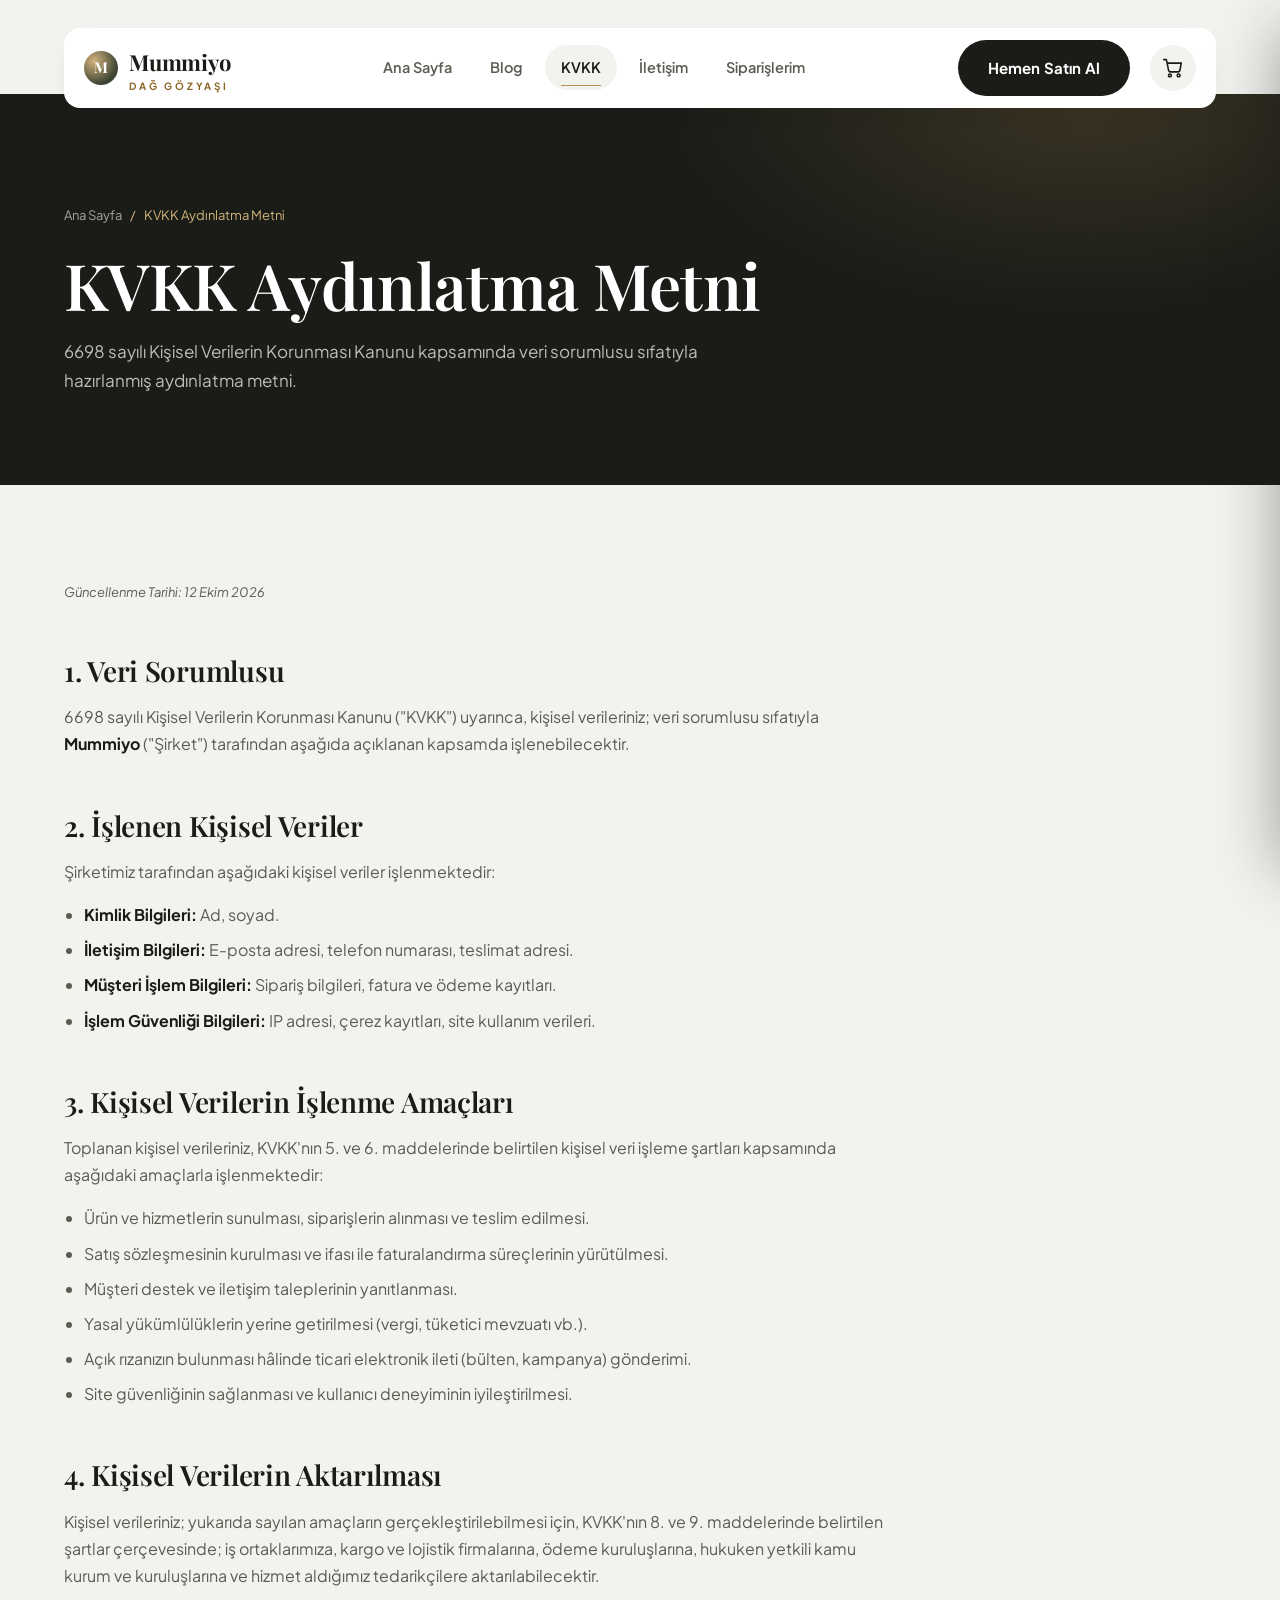
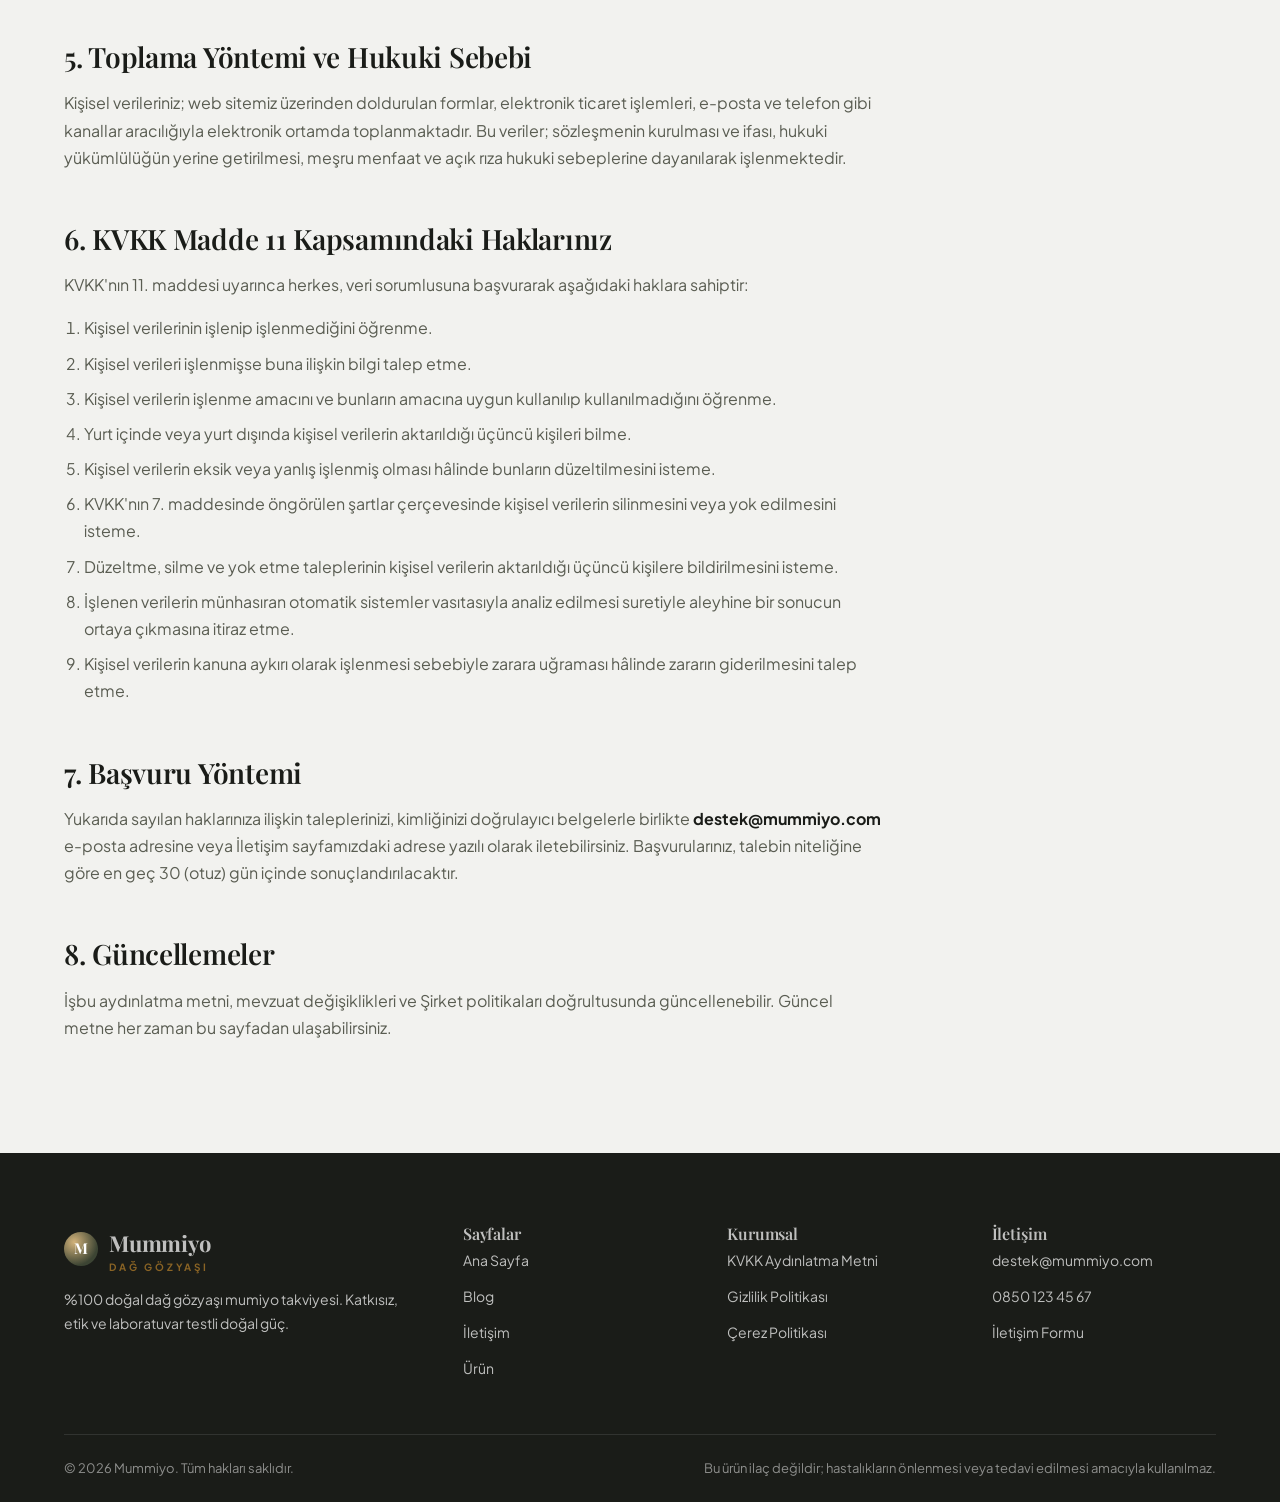
<file: kvkk.html>
<!DOCTYPE html>
<html lang="tr">
<head>
  <meta charset="UTF-8">
  <meta name="viewport" content="width=device-width, initial-scale=1.0">
  <title>KVKK Aydınlatma Metni | Mummiyo</title>
  <meta name="description" content="Mummiyo KVKK (Kişisel Verilerin Korunması Kanunu) aydınlatma metni. 6698 sayılı Kanun kapsamında kişisel verilerinizin nasıl işlendiğini öğrenin.">
  <link rel="canonical" href="https://www.mummiyo.com/kvkk.html">

  <!-- Open Graph -->
  <meta property="og:type" content="website">
  <meta property="og:title" content="KVKK Aydınlatma Metni | Mummiyo">
  <meta property="og:description" content="6698 sayılı KVKK kapsamında kişisel verilerinizin işlenmesine ilişkin aydınlatma metni.">
  <meta property="og:url" content="https://www.mummiyo.com/kvkk.html">
  <meta property="og:image" content="https://www.mummiyo.com/assets/img/mummiyo-og.jpg">
  <meta property="og:locale" content="tr_TR">
  <meta property="og:site_name" content="Mummiyo">

  <!-- Twitter -->
  <meta name="twitter:card" content="summary">
  <meta name="twitter:title" content="KVKK Aydınlatma Metni | Mummiyo">
  <meta name="twitter:description" content="6698 sayılı KVKK kapsamında kişisel verilerinizin işlenmesine ilişkin aydınlatma metni.">

  <!-- Fonts -->
  <link rel="preconnect" href="https://fonts.googleapis.com">
  <link rel="preconnect" href="https://fonts.gstatic.com" crossorigin>
  <link href="https://fonts.googleapis.com/css2?family=Playfair+Display:ital,wght@0,500;0,600;0,700;1,500;1,600&family=Plus+Jakarta+Sans:wght@400;500;600;700;800&display=swap" rel="stylesheet">

  <link rel="stylesheet" href="assets/css/style.css">
</head>
<body>

  <header class="site-header">
    <div class="container">
      <nav class="nav" aria-label="Ana menü">
        <a class="brand" href="index.html">
          <span class="brand-mark" aria-hidden="true">M</span>
          <span>Mummiyo<small>Dağ Gözyaşı</small></span>
        </a>

        <div class="nav-links">
          <a href="index.html">Ana Sayfa</a>
          <a href="blog.html">Blog</a>
          <a href="kvkk.html" aria-current="page">KVKK</a>
          <a href="iletisim.html">İletişim</a>
          <a href="siparislerim.html">Siparişlerim</a>
        </div>

        <a class="btn btn--dark nav-cta" href="index.html#urun">Hemen Satın Al</a>

        <button class="nav-toggle" aria-label="Menüyü aç/kapat" aria-expanded="false">
          <span></span><span></span><span></span>
        </button>
      </nav>
    </div>
  </header>

  <main>
    <section class="page-hero">
      <div class="container">
        <nav class="breadcrumbs" aria-label="İçerik yolu">
          <a href="index.html">Ana Sayfa</a><span>/</span><span>KVKK Aydınlatma Metni</span>
        </nav>
        <h1>KVKK Aydınlatma Metni</h1>
        <p class="lead">6698 sayılı Kişisel Verilerin Korunması Kanunu kapsamında veri sorumlusu sıfatıyla hazırlanmış aydınlatma metni.</p>
      </div>
    </section>

    <section class="section">
      <div class="container">
        <div class="prose reveal">
          <p class="legal-date">Güncellenme Tarihi: 12 Ekim 2026</p>

          <h2>1. Veri Sorumlusu</h2>
          <p>6698 sayılı Kişisel Verilerin Korunması Kanunu ("KVKK") uyarınca, kişisel verileriniz; veri sorumlusu sıfatıyla <strong>Mummiyo</strong> ("Şirket") tarafından aşağıda açıklanan kapsamda işlenebilecektir.</p>

          <h2>2. İşlenen Kişisel Veriler</h2>
          <p>Şirketimiz tarafından aşağıdaki kişisel veriler işlenmektedir:</p>
          <ul>
            <li><strong>Kimlik Bilgileri:</strong> Ad, soyad.</li>
            <li><strong>İletişim Bilgileri:</strong> E-posta adresi, telefon numarası, teslimat adresi.</li>
            <li><strong>Müşteri İşlem Bilgileri:</strong> Sipariş bilgileri, fatura ve ödeme kayıtları.</li>
            <li><strong>İşlem Güvenliği Bilgileri:</strong> IP adresi, çerez kayıtları, site kullanım verileri.</li>
          </ul>

          <h2>3. Kişisel Verilerin İşlenme Amaçları</h2>
          <p>Toplanan kişisel verileriniz, KVKK'nın 5. ve 6. maddelerinde belirtilen kişisel veri işleme şartları kapsamında aşağıdaki amaçlarla işlenmektedir:</p>
          <ul>
            <li>Ürün ve hizmetlerin sunulması, siparişlerin alınması ve teslim edilmesi.</li>
            <li>Satış sözleşmesinin kurulması ve ifası ile faturalandırma süreçlerinin yürütülmesi.</li>
            <li>Müşteri destek ve iletişim taleplerinin yanıtlanması.</li>
            <li>Yasal yükümlülüklerin yerine getirilmesi (vergi, tüketici mevzuatı vb.).</li>
            <li>Açık rızanızın bulunması hâlinde ticari elektronik ileti (bülten, kampanya) gönderimi.</li>
            <li>Site güvenliğinin sağlanması ve kullanıcı deneyiminin iyileştirilmesi.</li>
          </ul>

          <h2>4. Kişisel Verilerin Aktarılması</h2>
          <p>Kişisel verileriniz; yukarıda sayılan amaçların gerçekleştirilebilmesi için, KVKK'nın 8. ve 9. maddelerinde belirtilen şartlar çerçevesinde; iş ortaklarımıza, kargo ve lojistik firmalarına, ödeme kuruluşlarına, hukuken yetkili kamu kurum ve kuruluşlarına ve hizmet aldığımız tedarikçilere aktarılabilecektir.</p>

          <h2>5. Toplama Yöntemi ve Hukuki Sebebi</h2>
          <p>Kişisel verileriniz; web sitemiz üzerinden doldurulan formlar, elektronik ticaret işlemleri, e-posta ve telefon gibi kanallar aracılığıyla elektronik ortamda toplanmaktadır. Bu veriler; sözleşmenin kurulması ve ifası, hukuki yükümlülüğün yerine getirilmesi, meşru menfaat ve açık rıza hukuki sebeplerine dayanılarak işlenmektedir.</p>

          <h2>6. KVKK Madde 11 Kapsamındaki Haklarınız</h2>
          <p>KVKK'nın 11. maddesi uyarınca herkes, veri sorumlusuna başvurarak aşağıdaki haklara sahiptir:</p>
          <ol>
            <li>Kişisel verilerinin işlenip işlenmediğini öğrenme.</li>
            <li>Kişisel verileri işlenmişse buna ilişkin bilgi talep etme.</li>
            <li>Kişisel verilerin işlenme amacını ve bunların amacına uygun kullanılıp kullanılmadığını öğrenme.</li>
            <li>Yurt içinde veya yurt dışında kişisel verilerin aktarıldığı üçüncü kişileri bilme.</li>
            <li>Kişisel verilerin eksik veya yanlış işlenmiş olması hâlinde bunların düzeltilmesini isteme.</li>
            <li>KVKK'nın 7. maddesinde öngörülen şartlar çerçevesinde kişisel verilerin silinmesini veya yok edilmesini isteme.</li>
            <li>Düzeltme, silme ve yok etme taleplerinin kişisel verilerin aktarıldığı üçüncü kişilere bildirilmesini isteme.</li>
            <li>İşlenen verilerin münhasıran otomatik sistemler vasıtasıyla analiz edilmesi suretiyle aleyhine bir sonucun ortaya çıkmasına itiraz etme.</li>
            <li>Kişisel verilerin kanuna aykırı olarak işlenmesi sebebiyle zarara uğraması hâlinde zararın giderilmesini talep etme.</li>
          </ol>

          <h2>7. Başvuru Yöntemi</h2>
          <p>Yukarıda sayılan haklarınıza ilişkin taleplerinizi, kimliğinizi doğrulayıcı belgelerle birlikte <strong>destek@mummiyo.com</strong> e-posta adresine veya <a href="iletisim.html">İletişim</a> sayfamızdaki adrese yazılı olarak iletebilirsiniz. Başvurularınız, talebin niteliğine göre en geç 30 (otuz) gün içinde sonuçlandırılacaktır.</p>

          <h2>8. Güncellemeler</h2>
          <p>İşbu aydınlatma metni, mevzuat değişiklikleri ve Şirket politikaları doğrultusunda güncellenebilir. Güncel metne her zaman bu sayfadan ulaşabilirsiniz.</p>
        </div>
      </div>
    </section>
  </main>

  <footer class="site-footer">
    <div class="container">
      <div class="footer-grid">
        <div class="footer-brand">
          <a class="brand" href="index.html">
            <span class="brand-mark" aria-hidden="true">M</span>
            <span>Mummiyo<small>Dağ Gözyaşı</small></span>
          </a>
          <p>%100 doğal dağ gözyaşı mumiyo takviyesi. Katkısız, etik ve laboratuvar testli doğal güç.</p>
        </div>
        <nav class="footer-col" aria-label="Sayfalar">
          <h4>Sayfalar</h4>
          <a href="index.html">Ana Sayfa</a>
          <a href="blog.html">Blog</a>
          <a href="iletisim.html">İletişim</a>
          <a href="index.html#urun">Ürün</a>
        </nav>
        <nav class="footer-col" aria-label="Yasal">
          <h4>Kurumsal</h4>
          <a href="kvkk.html">KVKK Aydınlatma Metni</a>
          <a href="gizlilik.html">Gizlilik Politikası</a>
          <a href="gizlilik.html#cerez">Çerez Politikası</a>
        </nav>
        <div class="footer-col">
          <h4>İletişim</h4>
          <a href="mailto:destek@mummiyo.com">destek@mummiyo.com</a>
          <a href="tel:+908501234567">0850 123 45 67</a>
          <a href="iletisim.html">İletişim Formu</a>
        </div>
      </div>
      <div class="footer-bottom">
        <span>© <span data-year>2026</span> Mummiyo. Tüm hakları saklıdır.</span>
        <span>Bu ürün ilaç değildir; hastalıkların önlenmesi veya tedavi edilmesi amacıyla kullanılmaz.</span>
      </div>
    </div>
  </footer>

  <script src="assets/js/main.js"></script>
</body>
</html>
</file>
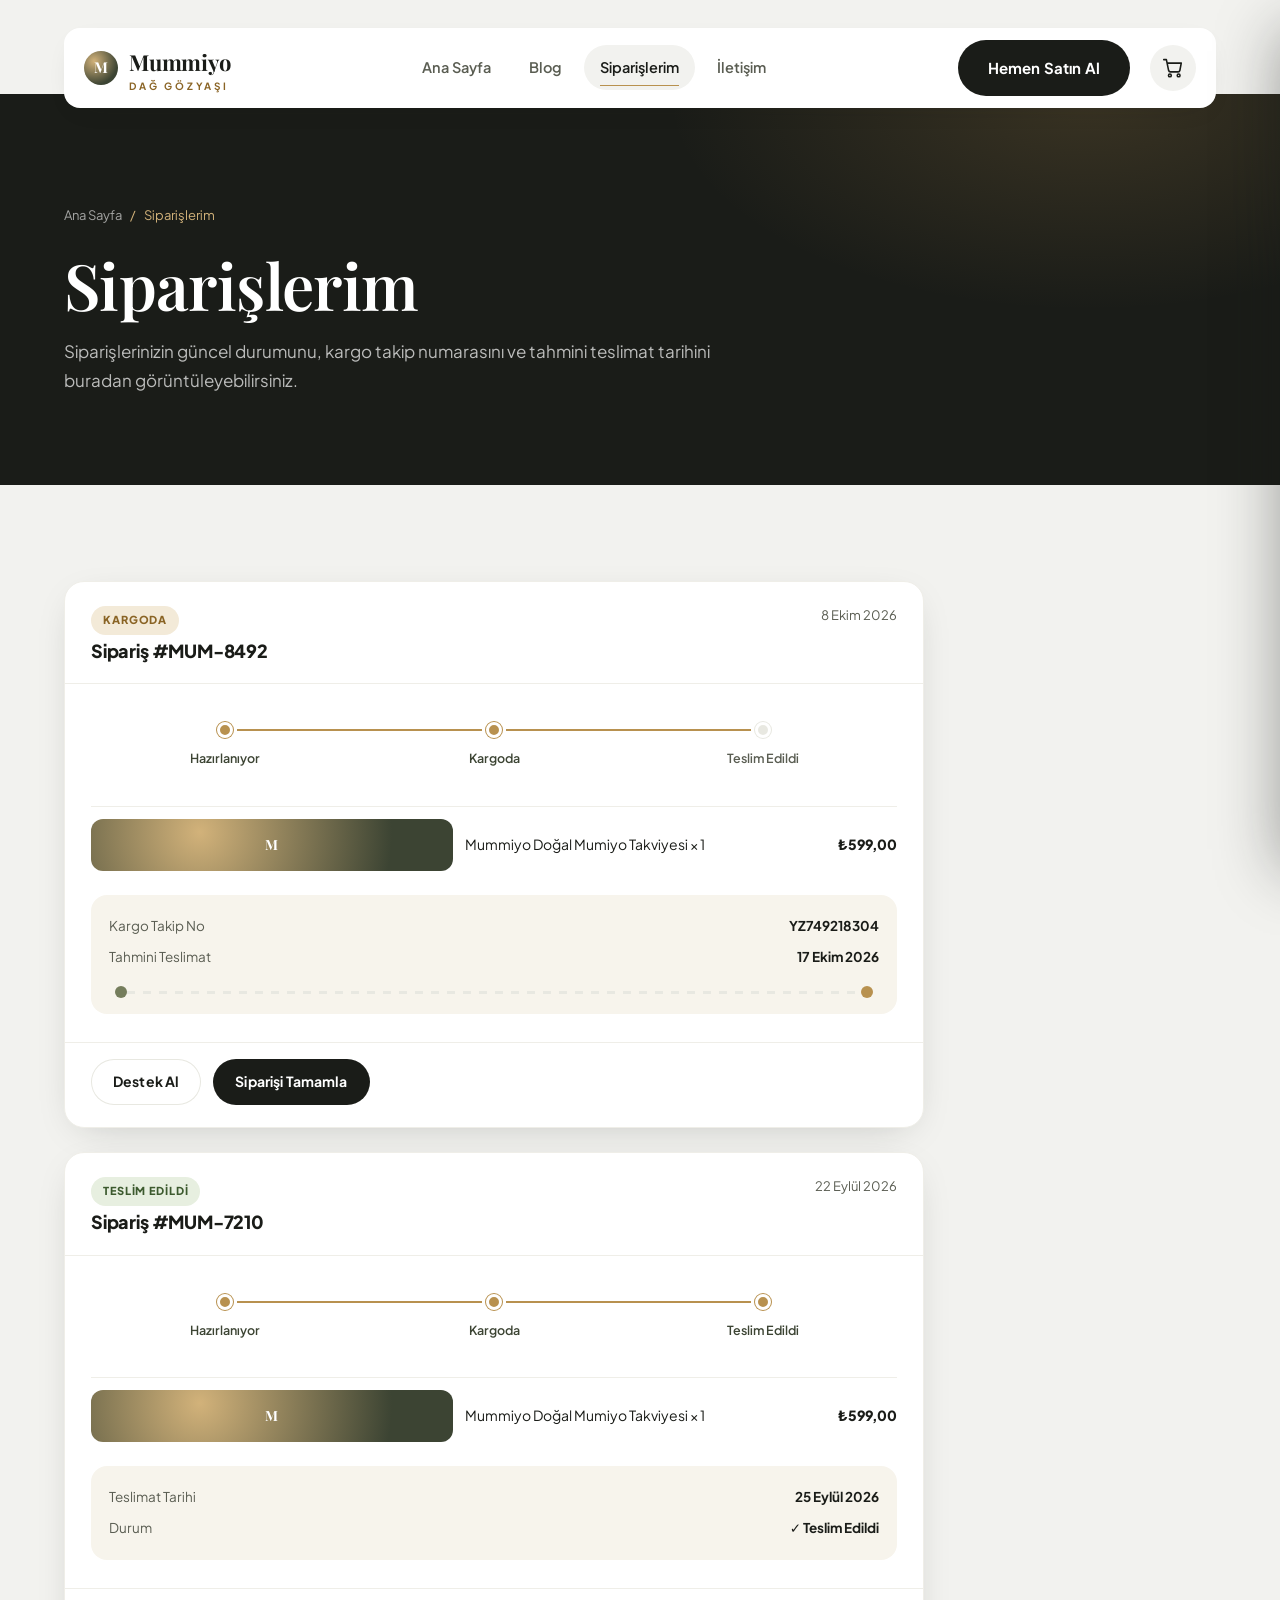
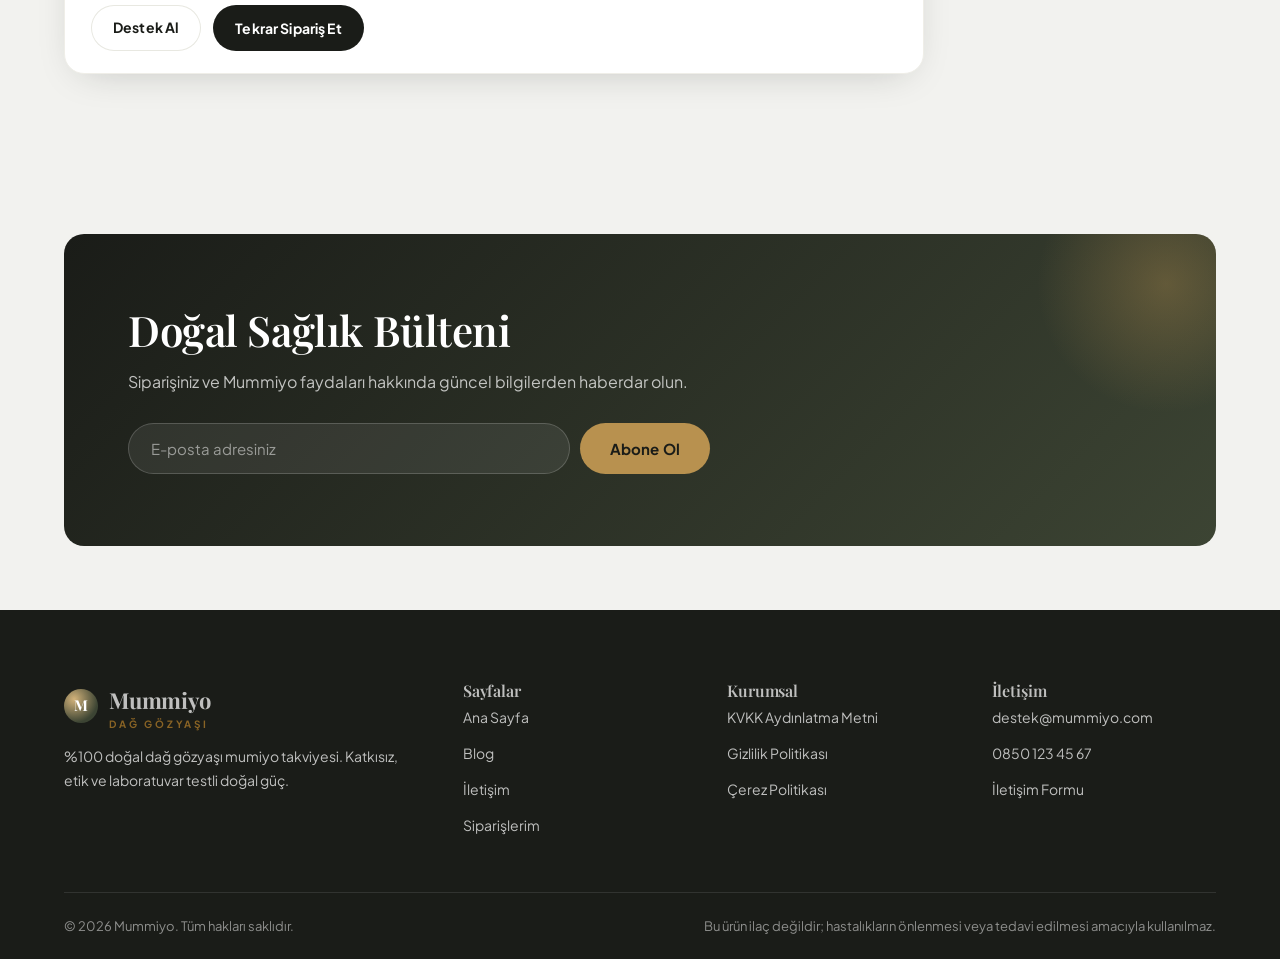
<file: siparislerim.html>
<!DOCTYPE html>
<html lang="tr">
<head>
  <meta charset="UTF-8">
  <meta name="viewport" content="width=device-width, initial-scale=1.0">
  <title>Siparişlerim — Sipariş Takibi | Mummiyo</title>
  <meta name="description" content="Mummiyo siparişlerinizi takip edin. Kargodaki ve teslim edilen siparişlerinizin durumunu, kargo takip numarasını ve tahmini teslimat tarihini görüntüleyin.">
  <meta name="robots" content="noindex, follow">
  <link rel="canonical" href="https://www.mummiyo.com/siparislerim.html">

  <!-- Open Graph -->
  <meta property="og:type" content="website">
  <meta property="og:title" content="Siparişlerim — Sipariş Takibi | Mummiyo">
  <meta property="og:description" content="Mummiyo siparişlerinizi takip edin.">
  <meta property="og:url" content="https://www.mummiyo.com/siparislerim.html">
  <meta property="og:image" content="https://www.mummiyo.com/assets/img/mummiyo-og.jpg">
  <meta property="og:locale" content="tr_TR">
  <meta property="og:site_name" content="Mummiyo">

  <!-- Fonts -->
  <link rel="preconnect" href="https://fonts.googleapis.com">
  <link rel="preconnect" href="https://fonts.gstatic.com" crossorigin>
  <link href="https://fonts.googleapis.com/css2?family=Playfair+Display:ital,wght@0,500;0,600;0,700;1,500;1,600&family=Plus+Jakarta+Sans:wght@400;500;600;700;800&display=swap" rel="stylesheet">

  <link rel="stylesheet" href="assets/css/style.css">
</head>
<body>

  <header class="site-header">
    <div class="container">
      <nav class="nav" aria-label="Ana menü">
        <a class="brand" href="index.html">
          <span class="brand-mark" aria-hidden="true">M</span>
          <span>Mummiyo<small>Dağ Gözyaşı</small></span>
        </a>

        <div class="nav-links">
          <a href="index.html">Ana Sayfa</a>
          <a href="blog.html">Blog</a>
          <a href="siparislerim.html" aria-current="page">Siparişlerim</a>
          <a href="iletisim.html">İletişim</a>
        </div>

        <a class="btn btn--dark nav-cta" href="checkout.html" data-buy-now>Hemen Satın Al</a>

        <button class="nav-toggle" aria-label="Menüyü aç/kapat" aria-expanded="false">
          <span></span><span></span><span></span>
        </button>
      </nav>
    </div>
  </header>

  <main>
    <section class="page-hero">
      <div class="container">
        <nav class="breadcrumbs" aria-label="İçerik yolu">
          <a href="index.html">Ana Sayfa</a><span>/</span><span>Siparişlerim</span>
        </nav>
        <h1>Siparişlerim</h1>
        <p class="lead">Siparişlerinizin güncel durumunu, kargo takip numarasını ve tahmini teslimat tarihini buradan görüntüleyebilirsiniz.</p>
      </div>
    </section>

    <section class="section">
      <div class="container">
        <div class="orders-list" data-orders-list></div>
      </div>
    </section>

    <section class="section section--tight">
      <div class="container">
        <div class="newsletter reveal">
          <h2>Doğal Sağlık Bülteni</h2>
          <p>Siparişiniz ve Mummiyo faydaları hakkında güncel bilgilerden haberdar olun.</p>
          <form class="newsletter-form" data-demo>
            <input type="email" name="email" placeholder="E-posta adresiniz" required aria-label="E-posta adresiniz">
            <button class="btn btn--gold" type="submit">Abone Ol</button>
            <p class="form-note" style="color:rgba(255,255,255,0.6);width:100%;"></p>
          </form>
        </div>
      </div>
    </section>
  </main>

  <footer class="site-footer">
    <div class="container">
      <div class="footer-grid">
        <div class="footer-brand">
          <a class="brand" href="index.html">
            <span class="brand-mark" aria-hidden="true">M</span>
            <span>Mummiyo<small>Dağ Gözyaşı</small></span>
          </a>
          <p>%100 doğal dağ gözyaşı mumiyo takviyesi. Katkısız, etik ve laboratuvar testli doğal güç.</p>
        </div>
        <nav class="footer-col" aria-label="Sayfalar">
          <h4>Sayfalar</h4>
          <a href="index.html">Ana Sayfa</a>
          <a href="blog.html">Blog</a>
          <a href="iletisim.html">İletişim</a>
          <a href="siparislerim.html">Siparişlerim</a>
        </nav>
        <nav class="footer-col" aria-label="Yasal">
          <h4>Kurumsal</h4>
          <a href="kvkk.html">KVKK Aydınlatma Metni</a>
          <a href="gizlilik.html">Gizlilik Politikası</a>
          <a href="gizlilik.html#cerez">Çerez Politikası</a>
        </nav>
        <div class="footer-col">
          <h4>İletişim</h4>
          <a href="mailto:destek@mummiyo.com">destek@mummiyo.com</a>
          <a href="tel:+908501234567">0850 123 45 67</a>
          <a href="iletisim.html">İletişim Formu</a>
        </div>
      </div>
      <div class="footer-bottom">
        <span>© <span data-year>2026</span> Mummiyo. Tüm hakları saklıdır.</span>
        <span>Bu ürün ilaç değildir; hastalıkların önlenmesi veya tedavi edilmesi amacıyla kullanılmaz.</span>
      </div>
    </div>
  </footer>

  <script src="assets/js/main.js"></script>
</body>
</html>
</file>
<file: assets/css/style.css>
/* =========================================================
   Mummiyo — Doğal Takviye Edici Gıda
   Design System (sablon.html referanslı: doğal, lüks, sıcak)
   Fonts: Playfair Display (başlık) + Plus Jakarta Sans (gövde)
   ========================================================= */

:root {
  /* Renk paleti — sablon.html token'larından türetilmiştir */
  --c-dark: #1a1c18;        /* ana koyu yeşil-siyah  (token c5c4fdcb) */
  --c-deep: #252922;        /* derin zeytin          (token 3e9acad8) */
  --c-olive: #3c4433;       /* koyu zeytin           (token dca875b7) */
  --c-sage: #757d5c;        /* adaçayı yeşili        (token b33ee92c) */
  --c-sage-soft: #9aa07f;   /* açık adaçayı */
  --c-cream: #f2f2ef;       /* krem zemin            (token 5087bb56) */
  --c-cream-warm: #f7f4ec;  /* daha sıcak krem */
  --c-line: #e8e8e1;        /* açık çizgi            (token 81373393) */
  --c-line-soft: #efeee8;
  --c-white: #ffffff;
  --c-gold: #b8914f;        /* altın dokunuş */
  --c-gold-soft: #d2b27a;   /* açık altın */
  --c-gold-text: #8a6425;   /* açık zeminde metin altını (AA kontrast) */
  --c-gold-pale: #f3ead8;   /* altın tonlu açık zemin */
  --c-muted: #5a5d52;       /* gri-yeşil metin (AA kontrast için koyulaştırıldı) */

  /* Tipografi */
  --font-head: "Playfair Display", "Georgia", serif;
  --font-body: "Plus Jakarta Sans", system-ui, -apple-system, "Segoe UI", sans-serif;

  /* Ritim */
  --radius-lg: 20px;
  --radius-md: 16px;
  --radius-pill: 999px;
  --radius-sm: 12px;
  --container: 1200px;
  --shadow-soft: 0 24px 60px -32px rgba(26, 28, 24, 0.35);
  --shadow-card: 0 10px 40px -18px rgba(26, 28, 24, 0.28);
  --ease: cubic-bezier(0.22, 1, 0.36, 1);
  --speed: 0.35s;
}

/* ---------- Reset ---------- */
*,
*::before,
*::after { box-sizing: border-box; }

html { scroll-behavior: smooth; -webkit-text-size-adjust: 100%; }

body {
  margin: 0;
  font-family: var(--font-body);
  font-size: 16px;
  line-height: 1.7;
  color: var(--c-dark);
  background-color: var(--c-cream);
  -webkit-font-smoothing: antialiased;
  text-rendering: optimizeLegibility;
}

img, svg { display: block; max-width: 100%; height: auto; }
a { color: inherit; text-decoration: none; }
button { font-family: inherit; cursor: pointer; border: none; background: none; }
ul { margin: 0; padding: 0; list-style: none; }
h1, h2, h3, h4 { margin: 0; line-height: 1.15; font-family: var(--font-head); font-weight: 600; letter-spacing: -0.01em; }
p { margin: 0; }

::selection { background: var(--c-gold); color: var(--c-dark); }

/* ---------- Layout ---------- */
.container {
  width: 100%;
  max-width: var(--container);
  margin-inline: auto;
  padding-inline: 24px;
}

.section { padding-block: 96px; }
.section--tight { padding-block: 64px; }
.section--cream { background: var(--c-cream); }
.section--warm { background: var(--c-cream-warm); }
.section--dark { background: var(--c-dark); color: var(--c-white); }

.section-head { max-width: 680px; margin-bottom: 56px; }
.section-head--center { margin-inline: auto; text-align: center; }

.eyebrow {
  display: inline-flex;
  align-items: center;
  gap: 10px;
  font-size: 12px;
  font-weight: 700;
  letter-spacing: 0.22em;
  text-transform: uppercase;
  color: var(--c-gold-text);
  margin-bottom: 18px;
}
.eyebrow::before {
  content: "";
  width: 28px;
  height: 1px;
  background: var(--c-gold);
}
.section-head--center .eyebrow::after {
  content: "";
  width: 28px;
  height: 1px;
  background: var(--c-gold);
}

.title {
  font-size: clamp(34px, 5vw, 58px);
  line-height: 1.08;
  color: inherit;
}
.title em { font-style: italic; color: var(--c-gold-text); }
.lead { margin-top: 18px; font-size: 17px; color: var(--c-muted); max-width: 56ch; }
.section-head--center .lead { margin-inline: auto; }
.section--dark .lead { color: rgba(255, 255, 255, 0.72); }

/* ---------- Buttons ---------- */
.btn {
  position: relative;
  display: inline-flex;
  align-items: center;
  justify-content: center;
  gap: 10px;
  padding: 15px 30px;
  border-radius: var(--radius-pill);
  font-weight: 700;
  font-size: 15px;
  letter-spacing: 0.01em;
  transition: transform var(--speed) var(--ease),
              box-shadow var(--speed) var(--ease),
              background-color var(--speed) var(--ease),
              color var(--speed) var(--ease);
  overflow: hidden;
  isolation: isolate;
}
.btn svg { width: 18px; height: 18px; }

.btn--dark {
  background: var(--c-dark);
  color: var(--c-white);
}
.btn--dark:hover {
  background: var(--c-olive);
  transform: translateY(-2px);
  box-shadow: var(--shadow-soft);
}

.btn--gold {
  background: var(--c-gold);
  color: var(--c-dark);
}
.btn--gold:hover {
  background: var(--c-gold-soft);
  transform: translateY(-2px);
  box-shadow: 0 18px 40px -16px rgba(184, 145, 79, 0.55);
}

.btn--ghost {
  background: transparent;
  color: var(--c-white);
  box-shadow: inset 0 0 0 1px rgba(255, 255, 255, 0.35);
}
.btn--ghost:hover {
  box-shadow: inset 0 0 0 1px var(--c-gold);
  color: var(--c-gold-soft);
  transform: translateY(-2px);
}

.btn--outline {
  background: transparent;
  color: var(--c-dark);
  box-shadow: inset 0 0 0 1px var(--c-line);
}
.btn--outline:hover {
  box-shadow: inset 0 0 0 1px var(--c-dark);
  transform: translateY(-2px);
}

/* micro-interaction: buton içi parlama */
.btn::after {
  content: "";
  position: absolute;
  inset: 0;
  background: linear-gradient(100deg, transparent 30%, rgba(255, 255, 255, 0.28) 50%, transparent 70%);
  transform: translateX(-120%);
  transition: transform 0.7s var(--ease);
  z-index: -1;
}
.btn:hover::after { transform: translateX(120%); }

/* ---------- Header / Nav ---------- */
.site-header {
  position: sticky;
  top: 14px;
  z-index: 100;
  padding-top: 14px;
}
.nav {
  display: flex;
  align-items: center;
  gap: 20px;
  background: var(--c-white);
  border-radius: var(--radius-md);
  padding: 12px 20px;
  box-shadow: 0 8px 30px -18px rgba(26, 28, 24, 0.25);
  transition: box-shadow var(--speed) var(--ease);
}
.nav.scrolled { box-shadow: var(--shadow-card); }

.brand {
  display: inline-flex;
  align-items: center;
  gap: 11px;
  font-family: var(--font-head);
  font-size: 22px;
  font-weight: 700;
  letter-spacing: -0.01em;
}
.brand-mark {
  width: 34px;
  height: 34px;
  border-radius: 50%;
  background: radial-gradient(circle at 30% 30%, var(--c-gold-soft), var(--c-olive) 70%);
  display: grid;
  place-items: center;
  color: var(--c-white);
  font-size: 15px;
}
.brand small { font-family: var(--font-body); font-size: 10px; letter-spacing: 0.28em; text-transform: uppercase; color: var(--c-gold-text); display: block; line-height: 1; }

.nav-links {
  display: flex;
  align-items: center;
  gap: 6px;
  margin-inline: auto;
}
.nav-links a {
  position: relative;
  padding: 10px 16px;
  border-radius: var(--radius-pill);
  font-size: 14.5px;
  font-weight: 600;
  color: var(--c-muted);
  transition: color var(--speed) var(--ease), background-color var(--speed) var(--ease);
}
.nav-links a:hover,
.nav-links a[aria-current="page"] {
  color: var(--c-dark);
  background: var(--c-cream);
}
.nav-links a::after {
  content: "";
  position: absolute;
  left: 16px; right: 16px; bottom: 4px;
  height: 1.5px;
  background: var(--c-gold);
  transform: scaleX(0);
  transform-origin: left;
  transition: transform var(--speed) var(--ease);
}
.nav-links a[aria-current="page"]::after,
.nav-links a:hover::after { transform: scaleX(1); }

.nav-cta { flex-shrink: 0; }

.nav-toggle {
  display: none;
  width: 44px;
  height: 44px;
  border-radius: var(--radius-sm);
  background: var(--c-cream);
  place-items: center;
}
.nav-toggle span {
  display: block;
  width: 20px;
  height: 2px;
  background: var(--c-dark);
  margin: 4px auto;
  border-radius: 2px;
  transition: transform var(--speed) var(--ease), opacity var(--speed) var(--ease);
}

/* ---------- Hero ---------- */
.hero {
  position: relative;
  overflow: hidden;
  background:
    radial-gradient(1100px 520px at 82% -8%, rgba(184, 145, 79, 0.22), transparent 60%),
    radial-gradient(900px 500px at 8% 110%, rgba(117, 125, 92, 0.35), transparent 55%),
    var(--c-dark);
  color: var(--c-white);
}
.hero::before {
  content: "";
  position: absolute;
  inset: 0;
  background-image: radial-gradient(rgba(255,255,255,0.05) 1px, transparent 1px);
  background-size: 26px 26px;
  opacity: 0.4;
  pointer-events: none;
}
.hero-grid {
  position: relative;
  display: grid;
  grid-template-columns: 1.05fr 0.95fr;
  align-items: center;
  gap: 60px;
  min-height: 92vh;
  padding-block: 100px 120px;
}
.hero-copy .eyebrow { color: var(--c-gold-soft); }
.hero-title {
  font-size: clamp(44px, 7vw, 84px);
  line-height: 1.02;
  margin: 24px 0;
}
.hero-title .accent { color: var(--c-gold-soft); font-style: italic; }
.hero-text { font-size: 17px; max-width: 46ch; color: rgba(255, 255, 255, 0.72); margin-bottom: 34px; }
.hero-actions { display: flex; flex-wrap: wrap; gap: 14px; }
.hero-meta {
  display: flex;
  flex-wrap: wrap;
  gap: 34px;
  margin-top: 48px;
  padding-top: 28px;
  border-top: 1px solid rgba(255, 255, 255, 0.12);
}
.hero-meta strong { display: block; font-size: 20px; font-family: var(--font-head); color: var(--c-gold-soft); }
.hero-meta span { font-size: 13px; color: rgba(255, 255, 255, 0.6); }

.hero-visual { position: relative; display: grid; place-items: center; }
.hero-product {
  position: relative;
  width: min(380px, 80vw);
  aspect-ratio: 1;
  border-radius: 50%;
  background:
    radial-gradient(circle at 32% 28%, rgba(255,255,255,0.18), transparent 42%),
    radial-gradient(circle at 70% 80%, rgba(184,145,79,0.4), transparent 55%),
    linear-gradient(150deg, #2e332b, #141510);
  box-shadow: 0 50px 100px -40px rgba(0,0,0,0.7), inset 0 0 0 1px rgba(255,255,255,0.08);
  display: grid;
  place-items: center;
  animation: float 7s ease-in-out infinite;
}
.hero-product::after {
  content: "";
  position: absolute;
  inset: 26px;
  border-radius: 50%;
  border: 1px dashed rgba(210, 178, 122, 0.45);
}
.hero-jar {
  font-family: var(--font-head);
  text-align: center;
  color: var(--c-gold-soft);
  z-index: 1;
}
.hero-jar .jar-name { font-size: 26px; font-style: italic; }
.hero-jar .jar-sub { font-size: 12px; letter-spacing: 0.3em; text-transform: uppercase; color: rgba(255,255,255,0.55); }
.hero-badge {
  position: absolute;
  background: var(--c-white);
  color: var(--c-dark);
  border-radius: var(--radius-md);
  padding: 12px 16px;
  font-size: 13px;
  font-weight: 700;
  box-shadow: var(--shadow-card);
  animation: float 6s ease-in-out infinite reverse;
}
.hero-badge--top { top: 8%; right: 4%; }
.hero-badge--bottom { bottom: 10%; left: 0; }
.hero-badge span { display: block; font-size: 11px; font-weight: 600; color: var(--c-gold-text); letter-spacing: 0.08em; }

/* ---------- Trust strip ---------- */
.trust-strip { background: var(--c-cream-warm); border-bottom: 1px solid var(--c-line-soft); }
.trust-list {
  display: grid;
  grid-template-columns: repeat(4, 1fr);
  gap: 24px;
  padding-block: 28px;
}
.trust-item { display: flex; align-items: center; gap: 14px; font-size: 14px; font-weight: 600; color: var(--c-dark); }
.trust-item svg { width: 30px; height: 30px; color: var(--c-gold); flex-shrink: 0; }
.trust-item span { display: block; font-size: 12.5px; font-weight: 500; color: var(--c-muted); }

/* ---------- Cards ---------- */
.grid { display: grid; gap: 24px; }
.grid-2 { grid-template-columns: repeat(2, 1fr); }
.grid-3 { grid-template-columns: repeat(3, 1fr); }
.grid-4 { grid-template-columns: repeat(4, 1fr); }

.card {
  background: var(--c-white);
  border: 1px solid var(--c-line-soft);
  border-radius: var(--radius-lg);
  padding: 32px;
  transition: transform var(--speed) var(--ease), box-shadow var(--speed) var(--ease), border-color var(--speed) var(--ease);
}
.card:hover {
  transform: translateY(-6px);
  box-shadow: var(--shadow-card);
  border-color: var(--c-line);
}
.card-icon {
  width: 54px;
  height: 54px;
  border-radius: var(--radius-md);
  display: grid;
  place-items: center;
  background: var(--c-gold-pale);
  color: var(--c-gold);
  margin-bottom: 20px;
}
.card-icon svg { width: 26px; height: 26px; }
.card h3 { font-size: 21px; margin-bottom: 10px; }
.card p { font-size: 14.5px; color: var(--c-muted); }

/* ---------- Product ---------- */
.product {
  display: grid;
  grid-template-columns: 1fr 1fr;
  gap: 60px;
  align-items: center;
}
.product-media {
  position: relative;
  border-radius: var(--radius-lg);
  overflow: hidden;
  background: linear-gradient(150deg, var(--c-dark), var(--c-olive));
  aspect-ratio: 4 / 4.6;
  display: grid;
  place-items: center;
  box-shadow: var(--shadow-soft);
}
.product-media .product-orb {
  width: 62%;
  aspect-ratio: 1;
  border-radius: 50%;
  background: radial-gradient(circle at 30% 25%, rgba(210,178,122,0.35), transparent 45%),
              radial-gradient(circle at 70% 80%, rgba(255,255,255,0.12), transparent 50%),
              linear-gradient(145deg, #363b31, #10110e);
  box-shadow: inset 0 0 0 1px rgba(255,255,255,0.1), 0 30px 70px -30px rgba(0,0,0,0.7);
  animation: float 7s ease-in-out infinite;
}
.product-badge {
  position: absolute;
  top: 22px;
  left: 22px;
  background: var(--c-gold);
  color: var(--c-dark);
  font-size: 12px;
  font-weight: 800;
  letter-spacing: 0.08em;
  text-transform: uppercase;
  padding: 8px 14px;
  border-radius: var(--radius-pill);
}
.product-info h2 { font-size: clamp(30px, 4vw, 44px); margin-bottom: 18px; }
.product-desc { color: var(--c-muted); margin-bottom: 22px; }
.product-rating { display: flex; align-items: center; gap: 8px; margin-bottom: 22px; font-weight: 700; }
.product-rating .stars { color: var(--c-gold-text); letter-spacing: 2px; }
.product-rating small { color: var(--c-muted); font-weight: 500; }
.product-price { display: flex; align-items: baseline; gap: 14px; margin-bottom: 26px; }
.product-price .now { font-size: 40px; font-family: var(--font-head); font-weight: 700; color: var(--c-dark); }
.product-price .was { font-size: 18px; color: var(--c-muted); text-decoration: line-through; }
.product-price .off { font-size: 13px; font-weight: 700; color: var(--c-olive); background: var(--c-gold-pale); padding: 5px 12px; border-radius: var(--radius-pill); }
.product-actions { display: flex; flex-wrap: wrap; gap: 14px; margin-bottom: 30px; }
.product-points { border-top: 1px solid var(--c-line); padding-top: 24px; }
.product-points li {
  display: flex;
  align-items: flex-start;
  gap: 12px;
  padding-block: 8px;
  font-size: 15px;
}
.product-points li::before {
  content: "✓";
  color: var(--c-gold-text);
  font-weight: 800;
}

/* ---------- Nutrition table ---------- */
.table-wrap {
  background: var(--c-white);
  border: 1px solid var(--c-line-soft);
  border-radius: var(--radius-lg);
  overflow: hidden;
  box-shadow: var(--shadow-card);
}
.nutrition-table { width: 100%; border-collapse: collapse; font-size: 15px; }
.nutrition-table caption { text-align: left; padding: 22px 28px; font-family: var(--font-head); font-size: 22px; font-weight: 700; }
.nutrition-table th, .nutrition-table td { padding: 15px 28px; text-align: left; border-top: 1px solid var(--c-line-soft); }
.nutrition-table thead th { font-size: 12px; letter-spacing: 0.14em; text-transform: uppercase; color: var(--c-muted); background: var(--c-cream-warm); }
.nutrition-table tbody tr { transition: background-color var(--speed) var(--ease); }
.nutrition-table tbody tr:hover { background: var(--c-cream); }
.nutrition-table td:last-child, .nutrition-table th:last-child { text-align: right; font-weight: 700; }

/* ---------- Reviews ---------- */
.review { position: relative; }
.review .stars { color: var(--c-gold-text); letter-spacing: 2px; margin-bottom: 14px; }
.review blockquote { margin: 0 0 18px; font-family: var(--font-head); font-size: 18px; font-style: italic; line-height: 1.5; }
.review footer { display: flex; align-items: center; gap: 12px; }
.review-avatar {
  width: 44px;
  height: 44px;
  border-radius: 50%;
  display: grid;
  place-items: center;
  background: linear-gradient(145deg, var(--c-sage-soft), var(--c-olive));
  color: var(--c-white);
  font-weight: 700;
}
.review footer strong { display: block; font-size: 14px; }
.review footer span { font-size: 12.5px; color: var(--c-muted); }

/* ---------- FAQ ---------- */
.faq { max-width: 760px; margin-inline: auto; }
.faq-item { border-bottom: 1px solid var(--c-line); }
.faq-question {
  width: 100%;
  display: flex;
  align-items: center;
  justify-content: space-between;
  gap: 20px;
  text-align: left;
  padding: 22px 4px;
  font-family: var(--font-head);
  font-size: 19px;
  font-weight: 600;
  color: var(--c-dark);
  transition: color var(--speed) var(--ease);
}
.faq-question:hover { color: var(--c-gold-text); }
.faq-question .icon { flex-shrink: 0; width: 28px; height: 28px; border-radius: 50%; background: var(--c-cream); display: grid; place-items: center; transition: transform var(--speed) var(--ease), background var(--speed) var(--ease); }
.faq-item.open .faq-question .icon { transform: rotate(45deg); background: var(--c-gold); color: var(--c-white); }
.faq-answer { max-height: 0; overflow: hidden; transition: max-height 0.45s var(--ease); }
.faq-answer p { padding: 0 4px 24px; color: var(--c-muted); }

/* ---------- Newsletter ---------- */
.newsletter {
  position: relative;
  overflow: hidden;
  background: linear-gradient(135deg, var(--c-dark), var(--c-olive));
  color: var(--c-white);
  border-radius: var(--radius-lg);
  padding: 72px 64px;
}
.newsletter::after {
  content: "";
  position: absolute;
  right: -80px;
  top: -80px;
  width: 260px;
  height: 260px;
  border-radius: 50%;
  background: radial-gradient(circle, rgba(184,145,79,0.35), transparent 70%);
}
.newsletter h2 { font-size: clamp(28px, 4vw, 42px); margin-bottom: 14px; }
.newsletter p { color: rgba(255,255,255,0.72); max-width: 48ch; margin-bottom: 28px; }
.newsletter-form { display: flex; gap: 10px; flex-wrap: wrap; position: relative; z-index: 1; }
.newsletter-form input {
  flex: 1 1 260px;
  padding: 15px 22px;
  border-radius: var(--radius-pill);
  border: 1px solid rgba(255,255,255,0.18);
  background: rgba(255,255,255,0.08);
  color: var(--c-white);
  font-family: inherit;
  font-size: 15px;
  outline: none;
  transition: border-color var(--speed) var(--ease), background var(--speed) var(--ease);
}
.newsletter-form input::placeholder { color: rgba(255,255,255,0.5); }
.newsletter-form input:focus { border-color: var(--c-gold); background: rgba(255,255,255,0.12); }

/* ---------- Footer ---------- */
.site-footer { background: var(--c-dark); color: rgba(255,255,255,0.72); }
.footer-grid {
  display: grid;
  grid-template-columns: 1.6fr 1fr 1fr 1fr;
  gap: 40px;
  padding-block: 72px 48px;
}
.footer-brand p { font-size: 14px; max-width: 34ch; margin-top: 16px; }
.footer-col h3 { color: var(--c-white); font-family: var(--font-body); font-size: 13px; letter-spacing: 0.16em; text-transform: uppercase; margin-bottom: 18px; }
.footer-col a { display: block; padding-block: 6px; font-size: 14px; transition: color var(--speed) var(--ease), transform var(--speed) var(--ease); }
.footer-col a:hover { color: var(--c-gold-soft); transform: translateX(4px); }
.footer-bottom {
  display: flex;
  flex-wrap: wrap;
  gap: 14px;
  justify-content: space-between;
  align-items: center;
  padding-block: 22px;
  border-top: 1px solid rgba(255,255,255,0.1);
  font-size: 13px;
  color: rgba(255,255,255,0.5);
}
.footer-bottom a:hover { color: var(--c-gold-soft); }

/* ---------- Page hero (inner pages) ---------- */
.page-hero {
  background: var(--c-dark);
  color: var(--c-white);
  padding-block: 110px 90px;
  position: relative;
  overflow: hidden;
}
.page-hero::after {
  content: "";
  position: absolute;
  inset: 0;
  background: radial-gradient(700px 360px at 85% 0%, rgba(184,145,79,0.2), transparent 60%);
  pointer-events: none;
}
.page-hero h1 { font-size: clamp(36px, 6vw, 64px); }
.page-hero .lead { color: rgba(255,255,255,0.7); margin-top: 16px; }
.breadcrumbs { display: flex; gap: 8px; font-size: 13px; color: rgba(255,255,255,0.6); margin-bottom: 22px; }
.breadcrumbs a:hover { color: var(--c-gold-soft); }
.breadcrumbs span { color: var(--c-gold-soft); }

/* ---------- Legal / article prose ---------- */
.prose { max-width: 820px; }
.prose h2 {
  font-size: 28px;
  margin: 44px 0 16px;
  padding-top: 8px;
}
.prose h3 { font-family: var(--font-body); font-size: 18px; font-weight: 700; margin: 28px 0 10px; color: var(--c-olive); }
.prose p { color: var(--c-muted); margin-bottom: 16px; }
.prose ul, .prose ol { margin: 0 0 16px; padding-left: 20px; }
.prose ul li, .prose ol li { color: var(--c-muted); margin-bottom: 8px; }
.prose ul li { list-style: disc; }
.prose ol li { list-style: decimal; }
.prose .legal-date { font-size: 13px; color: var(--c-muted); font-style: italic; margin-bottom: 30px; }
.prose strong { color: var(--c-dark); }

/* ---------- Contact ---------- */
.contact-grid { display: grid; grid-template-columns: 1fr 1.2fr; gap: 48px; }
.contact-info .card { margin-bottom: 20px; }
.contact-line { display: flex; gap: 14px; align-items: flex-start; padding-block: 10px; }
.contact-line svg { width: 20px; height: 20px; color: var(--c-gold); flex-shrink: 0; margin-top: 3px; }
.contact-line strong { display: block; font-size: 14px; }
.contact-line span, .contact-line a { font-size: 14.5px; color: var(--c-muted); }

.form { background: var(--c-white); border: 1px solid var(--c-line-soft); border-radius: var(--radius-lg); padding: 36px; box-shadow: var(--shadow-card); }
.form-row { display: grid; grid-template-columns: 1fr 1fr; gap: 16px; }
.field { margin-bottom: 18px; }
.field label { display: block; font-size: 13px; font-weight: 700; margin-bottom: 8px; }
.field input, .field textarea, .field select {
  width: 100%;
  padding: 14px 16px;
  border: 1px solid var(--c-line);
  border-radius: var(--radius-sm);
  font-family: inherit;
  font-size: 15px;
  background: var(--c-cream-warm);
  color: var(--c-dark);
  outline: none;
  transition: border-color var(--speed) var(--ease), box-shadow var(--speed) var(--ease), background var(--speed) var(--ease);
}
.field textarea { resize: vertical; min-height: 140px; }
.field input:focus, .field textarea:focus, .field select:focus {
  border-color: var(--c-gold);
  background: var(--c-white);
  box-shadow: 0 0 0 3px rgba(184, 145, 79, 0.16);
}
.form-note { font-size: 12.5px; color: var(--c-muted); margin-top: 14px; }

/* ---------- Blog cards ---------- */
.blog-card {
  background: var(--c-white);
  border: 1px solid var(--c-line-soft);
  border-radius: var(--radius-lg);
  overflow: hidden;
  display: flex;
  flex-direction: column;
  transition: transform var(--speed) var(--ease), box-shadow var(--speed) var(--ease);
}
.blog-card:hover { transform: translateY(-6px); box-shadow: var(--shadow-card); }
.blog-thumb {
  aspect-ratio: 16 / 10;
  background: linear-gradient(145deg, var(--c-olive), var(--c-dark));
  position: relative;
  overflow: hidden;
}
.blog-thumb::after {
  content: "";
  position: absolute;
  inset: 0;
  background: radial-gradient(300px 160px at 70% 20%, rgba(184,145,79,0.35), transparent 60%);
}
.blog-thumb .thumb-tag {
  position: absolute;
  top: 16px;
  left: 16px;
  z-index: 1;
  background: rgba(26,28,24,0.72);
  backdrop-filter: blur(6px);
  color: var(--c-gold-soft);
  font-size: 11px;
  font-weight: 700;
  letter-spacing: 0.1em;
  text-transform: uppercase;
  padding: 6px 12px;
  border-radius: var(--radius-pill);
}
.blog-body { padding: 26px; display: flex; flex-direction: column; gap: 12px; flex: 1; }
.blog-meta { font-size: 12.5px; color: var(--c-muted); display: flex; gap: 12px; }
.blog-body h3 { font-size: 22px; line-height: 1.3; }
.blog-body h3 a { transition: color var(--speed) var(--ease); }
.blog-body h3 a:hover { color: var(--c-gold); }
.blog-body p { font-size: 14.5px; color: var(--c-muted); }
.blog-link { margin-top: auto; font-size: 14px; font-weight: 700; color: var(--c-gold-text); display: inline-flex; gap: 8px; align-items: center; transition: gap var(--speed) var(--ease); }
.blog-link:hover { gap: 14px; }

/* ---------- Article ---------- */
.article-hero { padding-block: 90px 60px; }
.article-title { font-size: clamp(32px, 5vw, 54px); max-width: 20ch; }
.article-meta { display: flex; flex-wrap: wrap; gap: 16px; margin-top: 24px; font-size: 14px; color: var(--c-muted); }
.article-cover {
  border-radius: var(--radius-lg);
  overflow: hidden;
  aspect-ratio: 21 / 9;
  background: linear-gradient(145deg, var(--c-olive), var(--c-dark));
  position: relative;
  margin-bottom: 40px;
}
.article-cover::after {
  content: "";
  position: absolute;
  inset: 0;
  background: radial-gradient(500px 300px at 75% 25%, rgba(184,145,79,0.35), transparent 60%);
}
.article-body { font-size: 17px; }
.article-body p { margin-bottom: 20px; }
.article-body h2 { font-size: 30px; margin: 46px 0 18px; }
.article-body blockquote {
  margin: 30px 0;
  padding: 26px 30px;
  border-left: 3px solid var(--c-gold);
  background: var(--c-cream-warm);
  border-radius: 0 var(--radius-md) var(--radius-md) 0;
  font-family: var(--font-head);
  font-style: italic;
  font-size: 21px;
  color: var(--c-olive);
}
.article-body ul li { list-style: disc; margin-left: 20px; padding-left: 6px; color: var(--c-muted); margin-bottom: 10px; }
.article-cta {
  margin-top: 48px;
  background: var(--c-dark);
  color: var(--c-white);
  border-radius: var(--radius-lg);
  padding: 44px;
  display: flex;
  flex-wrap: wrap;
  align-items: center;
  justify-content: space-between;
  gap: 24px;
}
.article-cta h3 { color: var(--c-white); font-size: 26px; }
.article-cta p { color: rgba(255,255,255,0.72); margin: 6px 0 0; }

/* ---------- 404 ---------- */
.error-wrap { min-height: 78vh; display: grid; place-items: center; text-align: center; padding-block: 80px; }
.error-code {
  font-family: var(--font-head);
  font-size: clamp(110px, 24vw, 220px);
  line-height: 0.85;
  font-weight: 700;
  background: linear-gradient(140deg, var(--c-olive), var(--c-gold));
  -webkit-background-clip: text;
  background-clip: text;
  color: transparent;
}
.error-wrap h1 { font-size: clamp(26px, 4vw, 40px); margin: 26px 0 14px; }
.error-wrap p { color: var(--c-muted); max-width: 44ch; margin: 0 auto 30px; }

/* ---------- Reveal animation ---------- */
.reveal {
  opacity: 0;
  transform: translateY(26px);
  transition: opacity 0.8s var(--ease), transform 0.8s var(--ease);
}
.reveal.is-visible { opacity: 1; transform: none; }

/* ---------- Keyframes ---------- */
@keyframes float {
  0%, 100% { transform: translateY(0); }
  50% { transform: translateY(-16px); }
}

@media (prefers-reduced-motion: reduce) {
  * { animation: none !important; transition: none !important; scroll-behavior: auto !important; }
  .reveal { opacity: 1; transform: none; }
}

/* ---------- Responsive ---------- */
@media (max-width: 1024px) {
  .hero-grid { grid-template-columns: 1fr; gap: 40px; min-height: auto; padding-top: 70px; }
  .hero-visual { order: -1; }
  .hero-product { width: min(300px, 70vw); }
  .footer-grid { grid-template-columns: 1fr 1fr; }
  .product { grid-template-columns: 1fr; gap: 40px; }
  .contact-grid { grid-template-columns: 1fr; }
  .grid-4 { grid-template-columns: repeat(2, 1fr); }
  .trust-list { grid-template-columns: repeat(2, 1fr); }
}

@media (max-width: 720px) {
  .section { padding-block: 64px; }
  .nav-links, .nav-cta { display: none; }
  .nav-toggle { display: grid; }
  .nav.open .nav-links {
    display: flex;
    position: absolute;
    top: 76px;
    left: 16px;
    right: 16px;
    flex-direction: column;
    align-items: stretch;
    background: var(--c-white);
    border-radius: var(--radius-md);
    box-shadow: var(--shadow-card);
    padding: 14px;
  }
  .nav.open .nav-links a { padding: 13px 16px; }
  .grid-2, .grid-3, .grid-4 { grid-template-columns: 1fr; }
  .trust-list { grid-template-columns: 1fr; }
  .form-row { grid-template-columns: 1fr; }
  .newsletter { padding: 48px 28px; }
  .footer-grid { grid-template-columns: 1fr; }
  .hero-meta { gap: 22px; }
}

/* =========================================================
   CART DRAWER (sepet çekmecesi)
   ========================================================= */
.cart-btn {
  position: relative;
  width: 46px;
  height: 46px;
  border-radius: 50%;
  background: var(--c-cream);
  color: var(--c-dark);
  display: grid;
  place-items: center;
  flex-shrink: 0;
  transition: background-color var(--speed) var(--ease), transform var(--speed) var(--ease);
}
.cart-btn:hover { background: var(--c-gold-pale); color: var(--c-olive); transform: translateY(-1px); }
.cart-btn svg { width: 21px; height: 21px; }
.cart-badge {
  position: absolute;
  top: -3px;
  right: -3px;
  min-width: 18px;
  height: 18px;
  padding: 0 5px;
  border-radius: 999px;
  background: var(--c-gold);
  color: var(--c-dark);
  font-size: 11px;
  font-weight: 800;
  display: none;
  place-items: center;
  box-shadow: 0 0 0 2px var(--c-white);
}

.cart-overlay {
  position: fixed;
  inset: 0;
  background: rgba(26, 28, 24, 0.5);
  backdrop-filter: blur(3px);
  opacity: 0;
  pointer-events: none;
  transition: opacity var(--speed) var(--ease);
  z-index: 200;
}
body.cart-open .cart-overlay { opacity: 1; pointer-events: auto; }

.cart-drawer {
  position: fixed;
  top: 0;
  right: 0;
  bottom: 0;
  width: min(420px, 92vw);
  background: var(--c-cream-warm);
  box-shadow: -30px 0 60px -30px rgba(26, 28, 24, 0.4);
  z-index: 210;
  display: flex;
  flex-direction: column;
  transform: translateX(100%);
  transition: transform 0.45s var(--ease);
}
body.cart-open .cart-drawer { transform: translateX(0); }

.cart-head {
  display: flex;
  align-items: center;
  justify-content: space-between;
  padding: 22px 26px;
  border-bottom: 1px solid var(--c-line);
}
.cart-head h2 { font-size: 24px; }
.cart-close {
  width: 40px;
  height: 40px;
  border-radius: 50%;
  background: var(--c-white);
  font-size: 24px;
  line-height: 1;
  color: var(--c-dark);
  transition: background-color var(--speed) var(--ease), transform var(--speed) var(--ease);
}
.cart-close:hover { background: var(--c-line); transform: rotate(90deg); }

.cart-progress { padding: 18px 26px 6px; }
.cart-progress-text { font-size: 13px; font-weight: 600; color: var(--c-muted); margin-bottom: 10px; }
.cart-progress-bar {
  height: 7px;
  border-radius: 999px;
  background: var(--c-line);
  overflow: hidden;
}
.cart-progress-fill {
  display: block;
  height: 100%;
  width: 0;
  border-radius: 999px;
  background: linear-gradient(90deg, var(--c-sage), var(--c-gold));
  transition: width 0.6s var(--ease);
}

.cart-items { flex: 1; overflow-y: auto; padding: 12px 26px; }
.cart-empty { text-align: center; color: var(--c-muted); font-size: 14.5px; padding: 40px 0; }

.cart-item {
  display: flex;
  gap: 14px;
  align-items: flex-start;
  background: var(--c-white);
  border: 1px solid var(--c-line-soft);
  border-radius: var(--radius-md);
  padding: 14px;
  margin-bottom: 12px;
  animation: cartPop 0.3s var(--ease);
}
.cart-item-thumb,
.checkout-summary-thumb,
.order-line-thumb {
  width: 52px;
  height: 52px;
  flex-shrink: 0;
  border-radius: var(--radius-sm);
  background: radial-gradient(circle at 30% 25%, var(--c-gold-soft), var(--c-olive) 75%);
  color: var(--c-white);
  display: grid;
  place-items: center;
  font-family: var(--font-head);
  font-size: 18px;
  font-weight: 700;
}
.cart-item-info { flex: 1; min-width: 0; }
.cart-item-info strong { display: block; font-size: 14px; line-height: 1.3; margin-bottom: 2px; }
.cart-item-info > span { display: block; font-size: 12px; color: var(--c-muted); margin-bottom: 10px; }
.cart-qty {
  display: inline-flex;
  align-items: center;
  gap: 2px;
  border: 1px solid var(--c-line);
  border-radius: var(--radius-pill);
  background: var(--c-cream-warm);
  padding: 3px;
}
.cart-qty button {
  width: 28px;
  height: 28px;
  border-radius: 50%;
  background: var(--c-white);
  color: var(--c-dark);
  font-size: 16px;
  font-weight: 700;
  line-height: 1;
  transition: background-color var(--speed) var(--ease), color var(--speed) var(--ease);
}
.cart-qty button:hover { background: var(--c-dark); color: var(--c-white); }
.cart-qty input {
  width: 38px;
  border: none;
  background: transparent;
  text-align: center;
  font-family: inherit;
  font-size: 14px;
  font-weight: 700;
  -moz-appearance: textfield;
}
.cart-qty input::-webkit-outer-spin-button,
.cart-qty input::-webkit-inner-spin-button { -webkit-appearance: none; margin: 0; }

.cart-item-side { text-align: right; display: flex; flex-direction: column; gap: 8px; }
.cart-item-price { font-weight: 800; font-size: 14px; }
.cart-item-remove { font-size: 12px; color: var(--c-muted); text-decoration: underline; transition: color var(--speed) var(--ease); }
.cart-item-remove:hover { color: #b23b3b; }

.cart-foot { padding: 20px 26px 26px; border-top: 1px solid var(--c-line); background: var(--c-white); }
.cart-totals { margin-bottom: 18px; }
.cart-row { display: flex; justify-content: space-between; font-size: 14.5px; color: var(--c-muted); padding-block: 4px; }
.cart-row--grand {
  margin-top: 8px;
  padding-top: 14px;
  border-top: 1px dashed var(--c-line);
  font-size: 18px;
  font-weight: 800;
  color: var(--c-dark);
}
.cart-checkout { width: 100%; }
.cart-checkout:disabled { opacity: 0.45; cursor: not-allowed; transform: none !important; box-shadow: none !important; }

@keyframes cartPop {
  from { opacity: 0; transform: translateY(8px); }
  to { opacity: 1; transform: none; }
}

/* ---------- Toast ---------- */
.toast {
  position: fixed;
  bottom: 26px;
  left: 50%;
  transform: translate(-50%, 20px);
  background: var(--c-dark);
  color: var(--c-white);
  padding: 14px 24px;
  border-radius: var(--radius-pill);
  font-size: 14px;
  font-weight: 600;
  box-shadow: var(--shadow-soft);
  z-index: 300;
  opacity: 0;
  pointer-events: none;
  transition: opacity 0.3s var(--ease), transform 0.3s var(--ease);
}
.toast.is-visible { opacity: 1; transform: translate(-50%, 0); }

/* =========================================================
   CHECKOUT (İyzico akışı)
   ========================================================= */
.checkout-layout { display: grid; grid-template-columns: 1.15fr 0.85fr; gap: 44px; align-items: start; }
.checkout-steps { position: relative; }
.step.is-hidden { display: none; }

.checkout-summary {
  position: sticky;
  top: 110px;
  background: var(--c-white);
  border: 1px solid var(--c-line-soft);
  border-radius: var(--radius-lg);
  padding: 26px;
  box-shadow: var(--shadow-card);
}
.checkout-summary h3 { font-size: 20px; margin-bottom: 18px; }
.checkout-summary-product {
  display: flex;
  align-items: center;
  gap: 12px;
  padding-bottom: 16px;
  margin-bottom: 16px;
  border-bottom: 1px solid var(--c-line-soft);
}
.checkout-summary-product div { flex: 1; }
.checkout-summary-product strong { display: block; font-size: 14px; }
.checkout-summary-product span { font-size: 12.5px; color: var(--c-muted); }
.checkout-summary-product em { font-style: normal; font-weight: 800; font-size: 14px; }

.pay-area {
  background: var(--c-white);
  border: 1px solid var(--c-line-soft);
  border-radius: var(--radius-lg);
  padding: 28px;
  min-height: 260px;
}
.pay-area h3 { font-size: 20px; margin-bottom: 6px; }
.pay-area > p { font-size: 14px; color: var(--c-muted); margin-bottom: 20px; }

.demo-pay {
  background: var(--c-cream-warm);
  border: 1px dashed var(--c-gold);
  border-radius: var(--radius-md);
  padding: 22px;
}
.demo-pay-note {
  font-size: 13px;
  color: var(--c-olive);
  background: var(--c-gold-pale);
  border-radius: var(--radius-sm);
  padding: 12px 14px;
  margin-bottom: 18px;
}
.demo-pay-note code { font-family: monospace; font-size: 12.5px; }
.demo-pay .btn { width: 100%; margin-top: 8px; }
.demo-pay .field input { background: var(--c-white); }

/* =========================================================
   SİPARİŞLERİM
   ========================================================= */
.orders-list { display: grid; gap: 24px; max-width: 860px; }

.order-card {
  background: var(--c-white);
  border: 1px solid var(--c-line-soft);
  border-radius: var(--radius-lg);
  overflow: hidden;
  box-shadow: var(--shadow-card);
  transition: transform var(--speed) var(--ease), box-shadow var(--speed) var(--ease);
}
.order-card:hover { transform: translateY(-4px); box-shadow: var(--shadow-soft); }

.order-card-head {
  display: flex;
  flex-wrap: wrap;
  justify-content: space-between;
  gap: 12px;
  align-items: flex-start;
  padding: 22px 26px;
  border-bottom: 1px solid var(--c-line-soft);
}
.order-card-head h3 { font-family: var(--font-body); font-size: 18px; font-weight: 800; margin-top: 6px; }
.order-card-head time { font-size: 13px; color: var(--c-muted); }
.order-status {
  display: inline-block;
  font-size: 11px;
  font-weight: 800;
  letter-spacing: 0.08em;
  text-transform: uppercase;
  padding: 5px 12px;
  border-radius: var(--radius-pill);
}
.status--kargoda { background: var(--c-gold-pale); color: #8a6425; }
.status--teslim-edildi { background: #e7efe0; color: #3c5a2e; }
.status--hazirlaniyor { background: var(--c-cream); color: var(--c-muted); }

.order-timeline {
  display: flex;
  gap: 0;
  list-style: none;
  padding: 22px 26px 8px;
  counter-reset: step;
}
.order-timeline li {
  flex: 1;
  text-align: center;
  font-size: 12.5px;
  font-weight: 600;
  color: var(--c-muted);
  position: relative;
}
.order-timeline li::before {
  content: "";
  display: block;
  width: 16px;
  height: 16px;
  margin: 0 auto 10px;
  border-radius: 50%;
  background: var(--c-line);
  border: 3px solid var(--c-white);
  box-shadow: 0 0 0 1px var(--c-line);
}
.order-timeline li:not(:last-child)::after {
  content: "";
  position: absolute;
  top: 7px;
  left: calc(50% + 12px);
  width: calc(100% - 24px);
  height: 2px;
  background: var(--c-line);
}
.order-timeline li.done { color: var(--c-olive); }
.order-timeline li.done::before { background: var(--c-gold); box-shadow: 0 0 0 1px var(--c-gold); }
.order-timeline li.done:not(:last-child)::after { background: var(--c-gold); }

.order-card-body { padding: 12px 26px; }
.order-line {
  display: flex;
  align-items: center;
  gap: 12px;
  padding: 12px 0;
  border-top: 1px solid var(--c-line-soft);
}
.order-line span { flex: 1; font-size: 14px; }
.order-line em { font-style: normal; font-weight: 800; font-size: 14px; }

.order-ship {
  background: var(--c-cream-warm);
  border-radius: var(--radius-md);
  padding: 16px 18px;
  margin: 12px 0 16px;
}
.order-ship-row { display: flex; justify-content: space-between; font-size: 13.5px; padding-block: 4px; }
.order-ship-row span { color: var(--c-muted); }
.order-ship-row strong { color: var(--c-dark); }
.text-ok { color: #3c5a2e; }

.order-map {
  display: flex;
  align-items: center;
  gap: 0;
  margin-top: 14px;
  padding: 0 6px;
}
.order-map .dot { width: 12px; height: 12px; border-radius: 50%; flex-shrink: 0; }
.order-map .dot--from { background: var(--c-sage); }
.order-map .dot--to { background: var(--c-gold); }
.order-map .line {
  flex: 1;
  height: 3px;
  background: repeating-linear-gradient(90deg, var(--c-line) 0 8px, transparent 8px 16px);
}

.order-card-foot {
  display: flex;
  gap: 12px;
  padding: 16px 26px 22px;
  border-top: 1px solid var(--c-line-soft);
}
.btn--sm { padding: 11px 22px; font-size: 14px; }

/* ---------- Checkout / sipariş responsive ---------- */
@media (max-width: 900px) {
  .checkout-layout { grid-template-columns: 1fr; }
  .checkout-summary { position: static; order: -1; }
}
</file>
